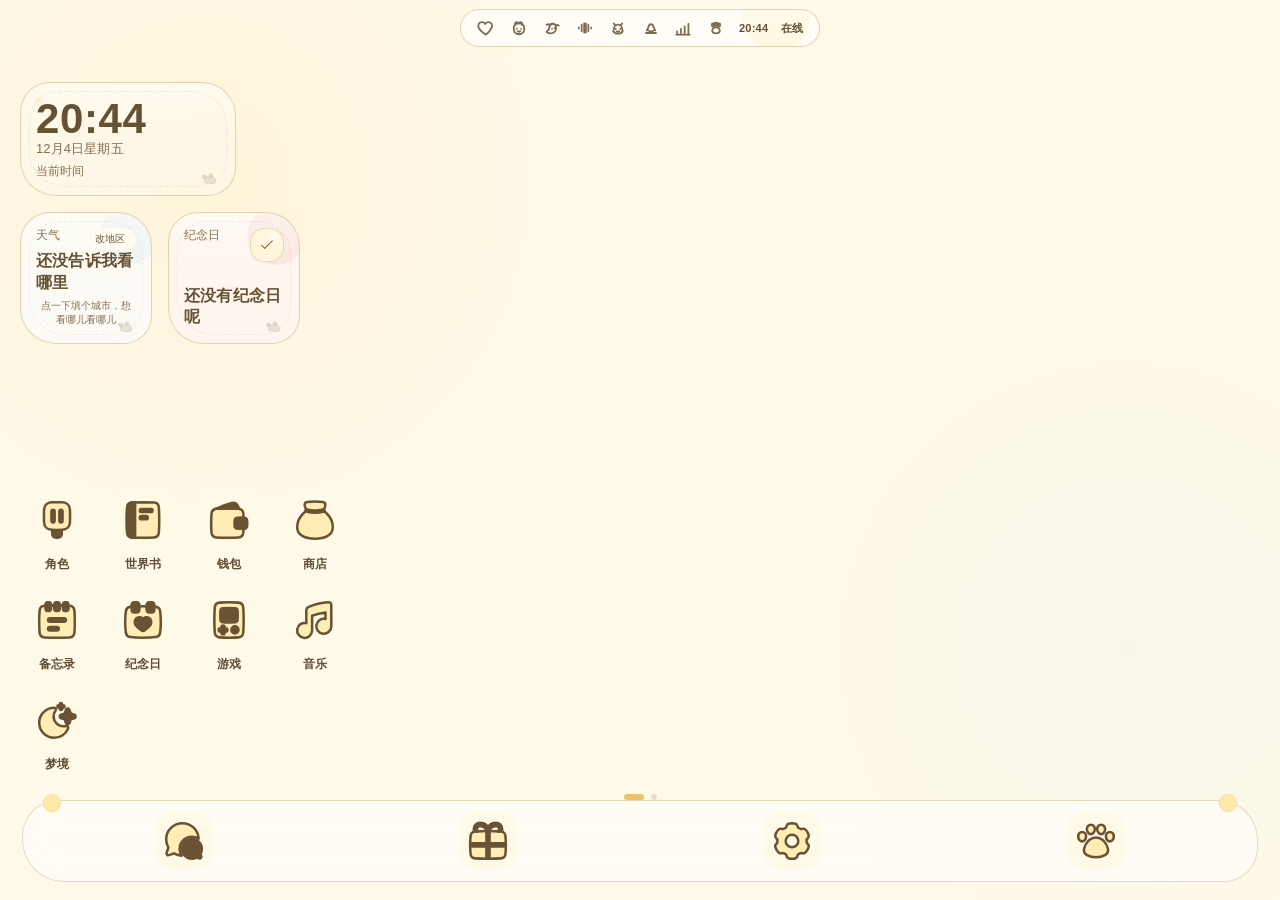
<file: index.html>
<!-- index.html -->
<!-- imports:
  from './core/storage.js': initDB, getData, setData, removeData, getDB, setDB, deleteDB, getAllDB, generateId, getNow
  from './core/theme.js': loadTheme
  from './core/ui.js': createIcon, showToast, showBottomSheet, hideBottomSheet
  from './apps/chat/thread-ai-local.js': seedDefaultCharacter
-->
<!doctype html>
<html lang="zh-CN">
<head>
  <meta charset="UTF-8">
  <meta name="viewport" content="width=device-width, initial-scale=1, maximum-scale=1, user-scalable=no, viewport-fit=cover">
  <meta name="apple-mobile-web-app-capable" content="yes">
  <meta name="mobile-web-app-capable" content="yes">
  <meta name="apple-mobile-web-app-status-bar-style" content="default">
  <meta name="theme-color" content="">
  <meta name="format-detection" content="telephone=no">
  <title>小手机</title>
  <link rel="stylesheet" href="./style.css">
  <link rel="manifest" href="./manifest.json">
  <link rel="apple-touch-icon" href="./assets/app-touch-icon.svg">

  <style>
    :root {
      --desktop-icon-scale: 1;
      --desktop-widget-scale: 1;
      --desktop-dock-scale: 1;
      --desktop-wallpaper-soft: 0;
      --desktop-card-blur: 20px;
      --desktop-soft-shadow: var(--shadow-sm);
      --desktop-icon-art-size: 60px;
      --desktop-icon-svg-size: 38px;
    }

    html,
    body {
      position: fixed;
      inset: 0;
      width: 100%;
      height: 100%;
      overflow: hidden;
      overscroll-behavior: none;
    }

    *,
    *::before,
    *::after {
      box-sizing: border-box;
      -webkit-tap-highlight-color: transparent;
    }

    button,
    input,
    textarea,
    select {
      -webkit-appearance: none;
      appearance: none;
      outline: 0;
      font-family: inherit;
      color: inherit;
      border-color: transparent;
    }

    button,
    button:hover,
    button:focus,
    button:focus-visible,
    button:active,
    input,
    input:hover,
    input:focus,
    input:focus-visible,
    textarea,
    textarea:hover,
    textarea:focus,
    textarea:focus-visible,
    select,
    select:hover,
    select:focus,
    select:focus-visible {
      border-color: transparent !important;
    }

    input,
    textarea,
    select {
      font-size: 16px;
      line-height: 1.6;
      background: transparent;
      transform: translateZ(0);
    }

    input:focus,
    textarea:focus,
    select:focus {
      font-size: 16px;
    }

    @supports (-webkit-touch-callout: none) {
      input,
      textarea,
      select {
        font-size: 16px !important;
      }
    }

    button {
      padding: 0;
      background: transparent;
      color: inherit;
      cursor: pointer;
    }

    .phone-desktop {
      position: fixed;
      inset: 0;
      overflow: hidden;
      background: var(--bg-primary);
      color: var(--text-primary);
      font-family: var(--font-main);
    }

    .phone-desktop:not(.boot-ready) {
      visibility: hidden;
      pointer-events: none;
    }

    .has-image {
      background-size: cover;
      background-position: center;
      background-repeat: no-repeat;
    }

    .desktop-soft-layer {
      position: fixed;
      inset: 0;
      z-index: 0;
      pointer-events: none;
      background: var(--bg-primary);
      opacity: var(--desktop-wallpaper-soft);
      transition: all 200ms ease;
    }

    .desktop-journal-layer {
      position: fixed;
      inset: 0;
      z-index: 0;
      pointer-events: none;
      background: var(--bg-primary);
      opacity: 1;
    }

    .status-bar {
      position: fixed;
      top: 0;
      left: 0;
      right: 0;
      z-index: 8;
      height: calc(54px + env(safe-area-inset-top));
      display: flex;
      align-items: flex-end;
      justify-content: center;
      padding: env(safe-area-inset-top) 20px 7px;
      pointer-events: none;
    }

    .status-cute-pill {
      width: min(86vw, 360px);
      height: 38px;
      display: flex;
      align-items: center;
      justify-content: space-around;
      gap: 6px;
      padding: 6px 12px;
      border-radius: 999px;
      background: color-mix(in srgb, var(--bg-card) 88%, transparent);
      color: var(--text-primary);
      box-shadow: var(--shadow-sm);
      backdrop-filter: blur(18px);
      -webkit-backdrop-filter: blur(18px);
    }

    .status-cute-pill svg {
      width: 20px;
      height: 20px;
      flex: 0 0 auto;
      stroke: currentColor;
      stroke-width: 1.5;
      fill: none;
      stroke-linecap: round;
      stroke-linejoin: round;
      opacity: .86;
    }

    .status-cute-pill .status-paw {
      color: var(--accent-dark);
    }

    .status-time,
    .status-online {
      flex: 0 0 auto;
      color: var(--text-secondary);
      font-size: 11px;
      font-weight: 700;
      line-height: 1;
      letter-spacing: .02em;
      white-space: nowrap;
    }

    .status-online.is-offline {
      color: var(--accent-dark);
    }

    .dock,
    .page-dots,
    .desktop-icon,
    .desktop-icon-art,
    .widget-mark,
    .lock-dots,
    .lock-key,
    .app-back,
    .placeholder-icon {
      display: flex;
      align-items: center;
      justify-content: center;
    }

    .desktop-pages {
      position: fixed;
      inset: calc(58px + env(safe-area-inset-top)) 0 calc(108px + env(safe-area-inset-bottom));
      z-index: 1;
      display: flex;
      overflow-x: auto;
      overflow-y: hidden;
      scroll-snap-type: x mandatory;
      scroll-behavior: smooth;
      -webkit-overflow-scrolling: touch;
      touch-action: pan-x;
      scrollbar-width: none;
      -ms-overflow-style: none;
    }

    .desktop-pages::-webkit-scrollbar {
      display: none;
    }

    .desktop-pages.dragging {
      scroll-snap-type: none;
      scroll-behavior: auto;
      touch-action: none;
    }

    .desktop-page {
      position: relative;
      flex: 0 0 100%;
      width: 100%;
      height: 100%;
      overflow: hidden;
      scroll-snap-align: start;
    }

    .desktop-widget-area,
    .desktop-free-layer {
      position: absolute;
      inset: 0;
      overflow: hidden;
    }

    .desktop-widget-area {
      z-index: 0;
      height: calc(424px * var(--desktop-widget-scale));
      pointer-events: none;
      border-radius: 0 0 34px 34px;
      background-color: color-mix(in srgb, var(--bg-card) 24%, transparent);
      box-shadow: inset 0 -1px 0 color-mix(in srgb, var(--border-soft) 48%, transparent);
      background-size: cover;
      background-position: center;
      background-repeat: no-repeat;
    }

    .desktop-free-layer {
      z-index: 1;
    }

    .desktop-item {
      position: absolute;
      z-index: 2;
      touch-action: none;
      transition: transform 200ms ease, opacity 200ms ease;
    }

    .desktop-item.dragging,
    .dock .desktop-icon.dock-dragging {
      z-index: 20;
      opacity: .94;
      transform: scale(1.035);
      transition: none;
    }

    /* 落位 settling 态：松手瞬间 .dragging → .settling，保持 transition:none 并锁定
       拖拽态 transform(scale 1.035)，隔离 :active 伪类与 transition 的叠加。
       浏览器在 pointerup 后通常还会保留一帧 :active，若此时直接移除 .dragging，
       :active 的 scale(.96) 会叠加恢复的 transition:all 触发 1.035→0.96→1.0 双段缩闪。
       settling 持续约两帧 + 短延迟，待 :active 释放后再移除，此时 transform 从
       1.035 单次平滑回到 none（轻点按压反馈不受影响，轻点不进入 dragging/settling）。 */
    .desktop-item.settling {
      z-index: 20;
      opacity: .94;
      transform: scale(1.035);
      transition: none;
    }

    .desktop-icon {
      width: calc(74px * var(--desktop-icon-scale));
      flex-direction: column;
      gap: calc(7px * var(--desktop-icon-scale));
      padding: 0;
      margin: 0;
      background: transparent;
      box-shadow: none;
      outline: 0;
      color: var(--text-primary);
      touch-action: none;
      /* 同 .desktop-widget：位移不进过渡，否则落位会从旧位置飘过去 */
      transition: transform 200ms ease, opacity 200ms ease,
                  background-color 200ms ease, color 200ms ease;
    }

    .desktop-icon:focus,
    .desktop-icon:focus-visible,
    .desktop-icon:active {
      background: transparent;
      box-shadow: none;
      outline: 0;
    }

    .desktop-widget:active,
    .app-back:active,
    .lock-key:active {
      transform: scale(.96);
    }

    .desktop-icon.editing,
    .desktop-widget.editing {
      animation: icon-wiggle 180ms ease-in-out infinite;
    }

    .phone-desktop.silent-edit .desktop-icon.editing,
    .phone-desktop.silent-edit .desktop-widget.editing {
      animation: none;
    }

    .desktop-icon-art {
      width: calc(58px * var(--desktop-icon-scale));
      height: calc(58px * var(--desktop-icon-scale));
      overflow: hidden;
      padding: 0;
      margin: 0;
      border-radius: calc(19px * var(--desktop-icon-scale));
      background: color-mix(in srgb, var(--surface-paper) 88%, var(--accent-light));
      color: var(--accent-dark);
      box-shadow: var(--desktop-soft-shadow);
    }

    .desktop-icon-art.has-custom-image {
      padding: 0;
      margin: 0;
      background: transparent;
      box-shadow: none;
      backdrop-filter: none;
      -webkit-backdrop-filter: none;
    }

    .desktop-icon-art:not(.has-custom-image):has(.cozy-app-icon) {
      background: transparent;
      box-shadow: none;
      backdrop-filter: none;
      -webkit-backdrop-filter: none;
    }

    .cozy-app-icon {
      width: calc(var(--desktop-icon-svg-size) * var(--desktop-icon-scale));
      height: calc(var(--desktop-icon-svg-size) * var(--desktop-icon-scale));
      --icon-line: var(--icon-line-stable);
      --icon-base: var(--icon-body-stable);
      --icon-paper: var(--icon-layer-stable);
      --icon-highlight: var(--icon-highlight-stable);
      --icon-charm: var(--icon-charm-theme);
      overflow: visible;
    }

    .cozy-app-icon g {
      fill: none;
      stroke: var(--icon-line);
      stroke-width: 3.2;
      vector-effect: non-scaling-stroke;
      stroke-linecap: round;
      stroke-linejoin: round;
    }

    .cozy-app-icon .base, .cozy-app-icon .fur { fill: var(--icon-base); }
    .cozy-app-icon .paper, .cozy-app-icon .soft { fill: var(--icon-paper); }
    .cozy-app-icon .highlight { fill: var(--icon-highlight); }
    .cozy-app-icon .charm, .cozy-app-icon .accent, .cozy-app-icon .sparkle { fill: var(--icon-charm); }
    .cozy-app-icon .line-only { fill: none; }
    .cozy-app-icon .face { fill: var(--icon-line); stroke: none; }
    .cozy-app-icon .blush { stroke: var(--icon-charm); }
    .cozy-app-icon .icon-decoration {
      stroke: var(--icon-detail);
      stroke-width: 2.8;
    }
    .cozy-app-icon .icon-decoration .sparkle { fill: var(--icon-charm); }

    .placeholder-icon .cozy-app-icon {
      width: 54px;
      height: 54px;
    }

    .desktop-icon-art svg:not(.cozy-app-icon) {
      width: calc(27px * var(--desktop-icon-scale));
      height: calc(27px * var(--desktop-icon-scale));
      flex: 0 0 auto;
    }

    .desktop-icon-image,
    .placeholder-icon img,
    .lock-avatar img {
      display: block;
      width: 100%;
      height: 100%;
      object-fit: cover;
      border-radius: inherit;
      margin: 0;
      padding: 0;
      background: transparent;
      box-shadow: none;
      outline: 0;
    }

    .desktop-icon-name {
      width: calc(84px * var(--desktop-icon-scale));
      color: var(--text-primary);
      font-size: calc(12px * var(--desktop-icon-scale));
      line-height: 1.25;
      text-align: center;
      overflow: hidden;
      text-overflow: ellipsis;
      white-space: nowrap;
      text-shadow: none;
    }

    .desktop-delete-dot {
      position: absolute;
      top: -5px;
      right: 4px;
      width: 18px;
      height: 18px;
      display: none;
      align-items: center;
      justify-content: center;
      border-radius: 999px;
      background: var(--accent);
      color: var(--bubble-user-text);
      box-shadow: var(--shadow-sm);
    }

    .desktop-icon.editing .desktop-delete-dot {
      display: flex;
    }

    .badge {
      position: absolute;
      top: -6px;
      right: -6px;
      min-width: 22px;
      height: 22px;
      padding: 0 7px;
      display: flex;
      align-items: center;
      justify-content: center;
      border-radius: 999px;
      background: linear-gradient(135deg, var(--color-primary, var(--accent-dark)), var(--color-accent, var(--accent)));
      color: var(--bg-surface, var(--bg-card));
      border: 2px solid var(--bg-surface, var(--bg-card));
      font-size: 11px;
      font-weight: 600;
      line-height: 1;
      box-shadow: 0 2px 8px color-mix(in srgb, var(--accent) 45%, transparent);
      transition: transform 280ms var(--ease-soft, cubic-bezier(0.34, 1.56, 0.64, 1));
    }

    .badge.hidden {
      display: none;
    }

    @keyframes badge-jelly {
      0%, 100% { transform: scale(1, 1); }
      25% { transform: scale(1.15, 0.85); }
      50% { transform: scale(0.9, 1.1); }
      75% { transform: scale(1.05, 0.95); }
    }

    .badge.badge-pop {
      animation: badge-jelly 600ms cubic-bezier(0.34, 1.56, 0.64, 1);
      animation-iteration-count: 1;
      animation-fill-mode: forwards;
    }

    .desktop-widget {
      display: flex;
      flex-direction: column;
      justify-content: space-between;
      padding: calc(15px * var(--desktop-widget-scale));
      overflow: hidden;
      border-radius: calc(28px * var(--desktop-widget-scale)) calc(28px * var(--desktop-widget-scale)) calc(18px * var(--desktop-widget-scale)) calc(28px * var(--desktop-widget-scale));
      border: 1px solid color-mix(in srgb, var(--border-soft) 62%, transparent);
      background-color: color-mix(in srgb, var(--bg-card) 96%, var(--surface-paper));
      background-size: cover;
      background-position: center;
      background-repeat: no-repeat;
      color: var(--text-primary);
      box-shadow: var(--desktop-soft-shadow);
      /* 不用 backdrop-filter：拖拽时 position 在 fixed/absolute 间切换，
         毛玻璃的合成层缓存跟不上，松手会留残影（WebKit 已知问题）。
         改纯色底，顺带省掉毛玻璃的 GPU 开销。 */
      touch-action: none;
      /* 不能用 transition: all —— 它会把 left/top 一起纳入过渡。
         拖拽落位时坐标要从 fixed 视口值瞬切到 absolute 局部值，
         若走 200ms 补间，元素会从旧位置"飘"到新位置，就是松手后的残影。
         这里只过渡视觉属性，位移不参与过渡。 */
      transition: transform 200ms ease, opacity 200ms ease,
                  background-color 200ms ease, border-color 200ms ease;
    }

    .desktop-widget.has-image {
      background-color: color-mix(in srgb, var(--bg-card) 18%, transparent);
    }

    .desktop-widget.has-image::before {
      content: "";
      position: absolute;
      inset: 0;
      z-index: 0;
      pointer-events: none;
      border-radius: inherit;
      background: color-mix(in srgb, var(--bg-card) 18%, transparent);
    }

    .desktop-widget.square,
    .desktop-widget.circle {
      width: calc(132px * var(--desktop-widget-scale));
      height: calc(132px * var(--desktop-widget-scale));
    }

    .desktop-widget.rectangle {
      width: calc(216px * var(--desktop-widget-scale));
      height: calc(114px * var(--desktop-widget-scale));
    }

    .desktop-widget.wide {
      width: min(calc(306px * var(--desktop-widget-scale)), calc(100vw - 40px));
      height: calc(106px * var(--desktop-widget-scale));
    }

    .desktop-widget.circle {
      border-radius: 999px;
      align-items: center;
      justify-content: center;
      text-align: center;
    }

    .desktop-widget > * {
      position: relative;
      z-index: 1;
    }

    .widget-label,
    .time-widget-sub,
    .focus-text {
      color: var(--text-secondary);
      font-size: calc(var(--font-size-small) * var(--desktop-widget-scale));
      line-height: 1.45;
    }

    .widget-label {
      font-size: calc(12px * var(--desktop-widget-scale));
      line-height: 1.3;
      font-weight: 500;
    }

    .widget-value {
      color: var(--text-primary);
      font-size: calc(16px * var(--desktop-widget-scale));
      font-weight: 600;
      line-height: 1.35;
      overflow: hidden;
      display: -webkit-box;
      -webkit-line-clamp: 2;
      -webkit-box-orient: vertical;
      text-shadow: 0 1px 12px color-mix(in srgb, var(--bg-primary) 72%, transparent);
    }

    .weather-content {
      min-width: 0;
    }

    .weather-meta,
    .weather-notice {
      margin-top: calc(4px * var(--desktop-widget-scale));
      color: var(--text-secondary);
      font-size: calc(10px * var(--desktop-widget-scale));
      line-height: 1.35;
      overflow: hidden;
      display: -webkit-box;
      -webkit-box-orient: vertical;
      -webkit-line-clamp: 2;
    }

    .weather-notice {
      color: var(--text-hint);
      -webkit-line-clamp: 1;
    }

    .time-widget-main {
      color: var(--text-primary);
      font-size: calc(42px * var(--desktop-widget-scale));
      font-weight: 600;
      line-height: 1;
      letter-spacing: -.05em;
      text-shadow: 0 1px 12px color-mix(in srgb, var(--bg-primary) 72%, transparent);
    }

    .focus-title {
      color: var(--text-primary);
      font-size: calc(var(--font-size-title) * var(--desktop-widget-scale));
      font-weight: 600;
      line-height: 1.35;
    }

    .focus-text {
      margin-top: calc(4px * var(--desktop-widget-scale));
      overflow: hidden;
      display: -webkit-box;
      -webkit-line-clamp: 2;
      -webkit-box-orient: vertical;
    }

    .widget-top {
      display: flex;
      align-items: flex-start;
      justify-content: space-between;
      gap: calc(10px * var(--desktop-widget-scale));
    }

    .widget-mark {
      width: calc(34px * var(--desktop-widget-scale));
      height: calc(34px * var(--desktop-widget-scale));
      flex: 0 0 calc(34px * var(--desktop-widget-scale));
      border-radius: calc(14px * var(--desktop-widget-scale));
      background: var(--accent-light);
      color: var(--accent-dark);
    }

    .custom-widget-content {
      position: relative;
      z-index: 1;
      width: 100%;
      min-height: 100%;
      display: flex;
      align-items: center;
      justify-content: center;
      padding: calc(10px * var(--desktop-widget-scale));
      color: var(--text-primary);
      font-size: calc(14px * var(--desktop-widget-scale));
      font-weight: 600;
      line-height: 1.35;
      text-align: center;
      word-break: break-word;
      text-shadow: 0 1px 12px color-mix(in srgb, var(--bg-primary) 74%, transparent);
    }

    .page-dots {
      position: fixed;
      left: 0;
      right: 0;
      bottom: calc(100px + env(safe-area-inset-bottom));
      z-index: 4;
      gap: 7px;
      pointer-events: none;
    }

    .page-dot {
      width: 6px;
      height: 6px;
      border-radius: 999px;
      background: var(--text-hint);
      opacity: .62;
      transition: all 200ms ease;
    }

    .page-dot.active {
      width: 20px;
      background: var(--accent);
      opacity: .92;
    }

    .dock {
      position: fixed;
      left: 22px;
      right: 22px;
      bottom: calc(18px + env(safe-area-inset-bottom));
      z-index: 8;
      min-height: 76px;
      justify-content: space-around;
      gap: 8px;
      padding: 9px 13px;
      border-radius: 30px;
      background: color-mix(in srgb, var(--bg-card) 76%, transparent);
      box-shadow: var(--shadow-md);
      backdrop-filter: blur(24px);
      -webkit-backdrop-filter: blur(24px);
      transform: scale(var(--desktop-dock-scale));
      transform-origin: center bottom;
    }

    .dock .desktop-icon {
      position: relative;
      left: auto !important;
      top: auto !important;
      width: 64px;
      animation: none;
      touch-action: none;
    }

    .dock .desktop-icon-art {
      width: 58px;
      height: 58px;
      padding: 0;
      margin: 0;
      border-radius: 20px;
      background: color-mix(in srgb, var(--bg-card) 92%, transparent);
    }

    .dock .desktop-icon-art.has-custom-image {
      padding: 0;
      margin: 0;
      background: transparent;
      box-shadow: none;
      backdrop-filter: none;
      -webkit-backdrop-filter: none;
    }

    .dock .desktop-icon-name,
    .dock .desktop-delete-dot {
      display: none !important;
    }

    .hidden-hint {
      position: absolute;
      left: 20px;
      right: 20px;
      bottom: 16px;
      padding: 12px 14px;
      border-radius: 20px;
      background: color-mix(in srgb, var(--bg-card) 84%, transparent);
      color: var(--text-secondary);
      box-shadow: var(--shadow-sm);
      font-size: var(--font-size-small);
      line-height: 1.5;
      text-align: center;
      pointer-events: none;
      backdrop-filter: blur(18px);
      -webkit-backdrop-filter: blur(18px);
    }

    #app-layer {
      position: fixed;
      top: var(--app-viewport-top, 0px);
      right: 0;
      bottom: auto;
      left: 0;
      height: var(--app-viewport-height, 100dvh);
      z-index: 30;
      pointer-events: none;
      transform: translateZ(0);
    }

    #app-layer.has-app {
      pointer-events: auto;
    }

    .placeholder-app {
      position: fixed;
      inset: 0;
      z-index: 30;
      display: flex;
      flex-direction: column;
      overflow: hidden;
      background: var(--bg-primary);
      color: var(--text-primary);
    }

    .app-topbar {
      min-height: calc(58px + env(safe-area-inset-top));
      display: flex;
      align-items: flex-end;
      justify-content: space-between;
      gap: 12px;
      padding: env(safe-area-inset-top) 20px 12px;
      background: color-mix(in srgb, var(--bg-primary) 88%, transparent);
      backdrop-filter: blur(18px);
      -webkit-backdrop-filter: blur(18px);
    }

    .app-back {
      width: 38px;
      height: 38px;
      border-radius: 16px;
      background: var(--bg-card);
      color: var(--text-primary);
      box-shadow: var(--shadow-sm);
      transition: all 200ms ease;
    }

    .app-title {
      flex: 1;
      color: var(--text-primary);
      font-size: 17px;
      font-weight: 600;
      line-height: 1.3;
      text-align: center;
    }

    .app-topbar-spacer {
      width: 38px;
      height: 38px;
      flex: 0 0 38px;
    }

    .placeholder-body {
      flex: 1;
      display: flex;
      align-items: center;
      justify-content: center;
      padding: 24px 24px calc(42px + env(safe-area-inset-bottom));
    }

    .placeholder-card {
      width: min(100%, 420px);
      padding: 26px;
      border-radius: 28px;
      background: var(--bg-card);
      box-shadow: var(--shadow-md);
    }

    .placeholder-icon {
      width: 58px;
      height: 58px;
      overflow: hidden;
      margin-bottom: 18px;
      padding: 0;
      border-radius: 22px;
      background: var(--accent-light);
      color: var(--accent-dark);
    }

    .placeholder-title {
      margin: 0;
      color: var(--text-primary);
      font-size: 22px;
      font-weight: 600;
      line-height: 1.3;
    }

    .placeholder-text {
      margin: 10px 0 0;
      color: var(--text-secondary);
      font-size: var(--font-size-base);
      line-height: 1.7;
    }

    .placeholder-actions {
      display: flex;
      gap: 10px;
      flex-wrap: wrap;
      margin-top: 18px;
    }

    .placeholder-actions .btn-ghost,
    .placeholder-actions .btn-primary {
      min-height: 38px;
      padding: 0 16px;
      border-radius: var(--radius-full);
      font: inherit;
      font-weight: 600;
    }

    .lock-screen {
      position: fixed;
      inset: 0;
      z-index: 900;
      display: flex;
      flex-direction: column;
      justify-content: space-between;
      overflow: hidden;
      padding: calc(68px + env(safe-area-inset-top)) 24px calc(36px + env(safe-area-inset-bottom));
      background: var(--bg-primary);
      color: var(--text-primary);
      transition: all 200ms ease;
    }

    .lock-screen.hidden {
      opacity: 0;
      pointer-events: none;
      visibility: hidden;
      transform: scale(1.02);
    }

    .lock-soft-layer {
      position: absolute;
      inset: 0;
      z-index: 0;
      pointer-events: none;
      background: var(--bg-primary);
      opacity: .22;
    }

    .lock-top,
    .lock-pad {
      position: relative;
      z-index: 1;
    }

    .lock-top {
      text-align: center;
    }

    .lock-avatar {
      width: 84px;
      height: 84px;
      margin: 0 auto 20px;
      overflow: hidden;
      padding: 0;
      border-radius: 28px;
      box-shadow: var(--shadow-md);
      background: var(--bg-card);
    }

    .lock-title {
      margin: 0;
      color: var(--text-primary);
      font-size: 24px;
      font-weight: 600;
      line-height: 1.3;
      letter-spacing: -.02em;
      text-shadow: 0 1px 12px color-mix(in srgb, var(--bg-primary) 72%, transparent);
    }

    .lock-subtitle {
      margin-top: 8px;
      color: var(--text-secondary);
      font-size: var(--font-size-base);
      line-height: 1.6;
    }

    .lock-dots {
      gap: 12px;
      margin-top: 26px;
    }

    .lock-dot {
      width: 10px;
      height: 10px;
      border-radius: 999px;
      background: color-mix(in srgb, var(--text-hint) 48%, transparent);
      transition: all 200ms ease;
    }

    .lock-dot.filled {
      background: var(--accent);
      transform: scale(1.08);
    }

    .lock-error {
      min-height: 22px;
      margin-top: 18px;
      color: var(--accent-dark);
      font-size: var(--font-size-small);
      line-height: 1.5;
      text-align: center;
    }

    .lock-pad {
      width: min(100%, 320px);
      margin: 0 auto;
      display: grid;
      grid-template-columns: repeat(3, 1fr);
      gap: 14px;
    }

    .lock-key {
      height: 64px;
      border-radius: 24px;
      background: color-mix(in srgb, var(--bg-card) 86%, transparent);
      color: var(--text-primary);
      box-shadow: var(--shadow-sm);
      font-size: 22px;
      font-weight: 500;
      transition: all 200ms ease;
      backdrop-filter: blur(18px);
      -webkit-backdrop-filter: blur(18px);
    }

    .lock-key.secondary {
      color: var(--text-secondary);
      font-size: 14px;
    }

    .desktop-loading {
      position: fixed;
      inset: 0;
      z-index: 500;
      display: flex;
      align-items: center;
      justify-content: center;
      background: var(--bg-primary);
      color: var(--text-secondary);
      transition: all 200ms ease;
    }

    .desktop-loading.hide {
      opacity: 0;
      pointer-events: none;
    }

    .loading-card {
      min-width: 166px;
      padding: 22px;
      border-radius: 28px;
      background: var(--bg-card);
      box-shadow: var(--shadow-md);
      text-align: center;
    }

    .loading-mark {
      width: 38px;
      height: 38px;
      margin: 0 auto 12px;
      border-radius: 15px;
      background: var(--accent-light);
      animation: soft-pulse 1400ms ease-in-out infinite;
    }

    .loading-text {
      color: var(--text-secondary);
      font-size: var(--font-size-small);
    }

    .loading-retry {
      margin-top: 14px;
      border: 0;
      border-radius: 999px;
      padding: 10px 18px;
      background: var(--accent);
      color: var(--bubble-user-text);
      font: inherit;
      font-weight: 700;
    }

    @keyframes icon-wiggle {
      0% { transform: rotate(-1deg); }
      50% { transform: rotate(1deg); }
      100% { transform: rotate(-1deg); }
    }

    @keyframes soft-pulse {
      0% { transform: scale(.92); opacity: .55; }
      50% { transform: scale(1); opacity: 1; }
      100% { transform: scale(.92); opacity: .55; }
    }

    /* ═══════════════════════════════════════
       【黑胶唱片小组件】桌面音乐播放器
    ═══════════════════════════════════════ */

    .vinyl-widget {
      width: min(calc(306px * var(--desktop-widget-scale)), calc(100vw - 40px));
      height: calc(114px * var(--desktop-widget-scale));
      display: flex;
      align-items: center;
      gap: calc(12px * var(--desktop-widget-scale));
      padding: calc(12px * var(--desktop-widget-scale));
      overflow: hidden;
      border: 1px solid color-mix(in srgb, var(--border-soft) 58%, transparent);
      background: linear-gradient(135deg, color-mix(in srgb, var(--bg-card) 76%, transparent), color-mix(in srgb, var(--accent) 15%, transparent));
      box-shadow: 0 calc(12px * var(--desktop-widget-scale)) calc(30px * var(--desktop-widget-scale)) color-mix(in srgb, var(--text-primary) 12%, transparent);
    }

    .vinyl-record-wrap {
      position: relative;
      flex-shrink: 0;
      width: calc(80px * var(--desktop-widget-scale));
      height: calc(80px * var(--desktop-widget-scale));
      border-radius: calc(24px * var(--desktop-widget-scale));
      background: color-mix(in srgb, var(--accent) 12%, var(--bg-card));
      padding: calc(6px * var(--desktop-widget-scale));
    }

    .vinyl-record {
      width: 100%;
      height: 100%;
      border-radius: 50%;
      background: repeating-radial-gradient(circle, color-mix(in srgb, var(--text-primary) 62%, var(--bg-card)) 0 2px, color-mix(in srgb, var(--text-primary) 52%, var(--bg-card)) 3px 5px);
      display: flex;
      align-items: center;
      justify-content: center;
      animation: vinyl-spin 4s linear infinite;
      animation-play-state: paused;
      box-shadow: 0 calc(5px * var(--desktop-widget-scale)) calc(14px * var(--desktop-widget-scale)) color-mix(in srgb, var(--text-primary) 18%, transparent);
    }

    .vinyl-record.spinning {
      animation-play-state: running;
    }

    .vinyl-groove {
      position: absolute;
      border-radius: 50%;
      border: 1px solid color-mix(in srgb, var(--text-primary) 15%, transparent);
      pointer-events: none;
    }

    .vinyl-groove-1 {
      width: 88%;
      height: 88%;
      top: 6%;
      left: 6%;
    }

    .vinyl-groove-2 {
      width: 72%;
      height: 72%;
      top: 14%;
      left: 14%;
    }

    .vinyl-groove-3 {
      width: 56%;
      height: 56%;
      top: 22%;
      left: 22%;
    }

    .vinyl-cover {
      width: calc(32px * var(--desktop-widget-scale));
      height: calc(32px * var(--desktop-widget-scale));
      border-radius: 50%;
      overflow: hidden;
      z-index: 2;
      background: color-mix(in srgb, var(--accent) 30%, var(--bg-card));
      box-shadow: 0 0 0 calc(4px * var(--desktop-widget-scale)) color-mix(in srgb, var(--bg-card) 74%, transparent);
    }

    .vinyl-cover img {
      width: 100%;
      height: 100%;
      object-fit: cover;
      display: block;
    }

    .vinyl-cover-placeholder {
      width: 100%;
      height: 100%;
      display: flex;
      align-items: center;
      justify-content: center;
      color: var(--accent);
      background: radial-gradient(circle at 70% 22%, color-mix(in srgb, var(--accent) 28%, transparent), transparent 26%), linear-gradient(145deg, color-mix(in srgb, var(--accent) 16%, var(--bg-card)), var(--bg-card));
    }

    .vinyl-cover-placeholder svg {
      width: calc(14px * var(--desktop-widget-scale));
      height: calc(14px * var(--desktop-widget-scale));
    }

    .vinyl-info {
      flex: 1;
      min-width: 0;
      display: flex;
      flex-direction: column;
      gap: calc(4px * var(--desktop-widget-scale));
    }

    .vinyl-title {
      font-size: calc(14px * var(--desktop-widget-scale));
      font-weight: 600;
      color: var(--text-primary);
      white-space: nowrap;
      overflow: hidden;
      text-overflow: ellipsis;
      text-shadow: 0 1px 12px color-mix(in srgb, var(--bg-primary) 72%, transparent);
    }

    .vinyl-artist {
      font-size: calc(12px * var(--desktop-widget-scale));
      color: var(--text-secondary);
      white-space: nowrap;
      overflow: hidden;
      text-overflow: ellipsis;
    }

    .vinyl-controls {
      display: flex;
      align-items: center;
      gap: calc(6px * var(--desktop-widget-scale));
      margin-top: calc(2px * var(--desktop-widget-scale));
    }

    .vinyl-ctrl-btn {
      width: calc(32px * var(--desktop-widget-scale));
      height: calc(32px * var(--desktop-widget-scale));
      border-radius: 50%;
      display: flex;
      align-items: center;
      justify-content: center;
      background: color-mix(in srgb, var(--bg-primary) 40%, transparent);
      color: var(--text-primary);
      border: 1px solid color-mix(in srgb, var(--border-soft) 55%, transparent);
      transition: all 200ms ease;
    }

    .vinyl-ctrl-btn:active {
      transform: scale(0.9);
    }

    .vinyl-ctrl-btn.main-play {
      width: calc(38px * var(--desktop-widget-scale));
      height: calc(38px * var(--desktop-widget-scale));
      background: var(--accent);
      color: var(--bubble-user-text);
    }

    .vinyl-ctrl-btn svg {
      width: calc(16px * var(--desktop-widget-scale));
      height: calc(16px * var(--desktop-widget-scale));
    }

    .vinyl-ctrl-btn.main-play svg {
      width: calc(18px * var(--desktop-widget-scale));
      height: calc(18px * var(--desktop-widget-scale));
    }

    .vinyl-empty-text {
      font-size: calc(12px * var(--desktop-widget-scale));
      color: var(--text-hint);
    }

    .vinyl-record.preparing { animation: vinyl-pulse 1.1s ease-in-out infinite; }

    @keyframes vinyl-spin {
      from { transform: rotate(0deg); }
      to { transform: rotate(360deg); }
    }
    @keyframes vinyl-pulse { 50% { transform: scale(.96); opacity: .72; } }
    @media (prefers-reduced-motion: reduce) { .vinyl-record { animation: none; } }
    /* 奶油手账桌面：与应用内的全局视觉语言保持一致。 */
    .status-cute-pill {
      border: 1px solid color-mix(in srgb, var(--border-soft) 68%, transparent);
      background: color-mix(in srgb, var(--bg-card) 94%, transparent);
      color: var(--icon-color);
      box-shadow: var(--shadow-sm);
      backdrop-filter: none;
      -webkit-backdrop-filter: none;
    }

    .desktop-soft-layer {
      background:
        radial-gradient(circle at 16% 20%, color-mix(in srgb, var(--accent-light) 58%, transparent), transparent 28%),
        radial-gradient(circle at 88% 72%, color-mix(in srgb, var(--decor-blue) 36%, transparent), transparent 26%),
        var(--bg-primary);
      opacity: .9;
    }

    .desktop-grid {
      column-gap: 22px;
      row-gap: 24px;
    }

    .desktop-icon-art {
      width: calc(var(--desktop-icon-art-size) * var(--desktop-icon-scale));
      height: calc(var(--desktop-icon-art-size) * var(--desktop-icon-scale));
      border: 0;
      border-radius: calc(18px * var(--desktop-icon-scale));
      background: var(--icon-tile-bg);
      color: var(--icon-color);
      box-shadow: none;
    }

    .desktop-icon-art:not(.has-custom-image):has(.cozy-app-icon) {
      background: var(--icon-tile-bg);
      box-shadow: none;
    }

    .desktop-icon-name {
      color: var(--text-primary);
      font-weight: 650;
      text-shadow: none;
    }

    .dock {
      border: 1px solid color-mix(in srgb, var(--border-soft) 72%, transparent);
      border-radius: var(--radius-xl);
      background: color-mix(in srgb, var(--bg-card) 94%, transparent);
      box-shadow: var(--shadow-card);
      backdrop-filter: none;
      -webkit-backdrop-filter: none;
    }

    .dock::before,
    .dock::after {
      content: '';
      position: absolute;
      top: -7px;
      width: 18px;
      height: 18px;
      border-radius: 50% 50% 44% 48%;
      background: var(--accent-light);
      border: 1px solid color-mix(in srgb, var(--border-soft) 68%, transparent);
      transform: rotate(45deg);
    }

    .dock::before { left: 20px; }
    .dock::after { right: 20px; }

    .dock .desktop-icon-art {
      border-radius: calc(18px * var(--desktop-icon-scale));
      box-shadow: none;
    }

    .app-topbar {
      background: color-mix(in srgb, var(--bg-primary) 94%, var(--bg-card));
      border-bottom: 1px solid color-mix(in srgb, var(--border-soft) 58%, transparent);
      backdrop-filter: none;
      -webkit-backdrop-filter: none;
    }

    .app-back,
    .lock-key {
      border: 0;
      border-radius: var(--radius-full);
      background: var(--accent-light);
      color: var(--icon-color);
      box-shadow: none;
    }

    .placeholder-card,
    .lock-panel {
      border: 1px solid color-mix(in srgb, var(--border-soft) 70%, transparent);
      border-radius: var(--radius-xl);
      background: var(--bg-card);
      box-shadow: var(--shadow-card);
    }


    /* 黄系小挂件桌面统一层 */
    .desktop-journal-layer {
      background:
        radial-gradient(circle at 9% 12%, color-mix(in srgb, var(--accent-light) 40%, transparent) 0 2px, transparent 3px),
        radial-gradient(circle at 88% 16%, color-mix(in srgb, var(--decor-blue) 30%, transparent) 0 2px, transparent 3px),
        linear-gradient(90deg, transparent 0 30px, color-mix(in srgb, var(--border-soft) 28%, transparent) 31px 32px, transparent 33px),
        linear-gradient(180deg, color-mix(in srgb, var(--bg-card) 42%, transparent), transparent 24%);
      opacity: .86;
    }

    .status-cute-pill,
    .desktop-widget,
    .dock {
      border: 1px solid color-mix(in srgb, var(--border-soft) 66%, transparent);
      background: color-mix(in srgb, var(--bg-card) 92%, var(--accent-light));
      box-shadow: var(--shadow-card);
    }

    .desktop-icon-art {
      border: 0;
      background: color-mix(in srgb, var(--surface-paper) 86%, var(--accent-light));
      box-shadow: var(--shadow-sm);
    }

    .desktop-icon-art:not(.has-custom-image):has(.cozy-app-icon) {
      background: transparent;
      border: 0;
      box-shadow: none;
    }

    .dock .desktop-icon-art:not(.has-custom-image):has(.cozy-app-icon) {
      background: transparent;
      border-color: transparent;
      box-shadow: none;
    }

    .cozy-app-icon {
      --icon-line: color-mix(in srgb, var(--text-primary) 52%, var(--accent-dark));
      --icon-fur: color-mix(in srgb, var(--surface-paper) 90%, var(--accent-light));
      --icon-accent: color-mix(in srgb, var(--accent) 72%, var(--bg-card));
      --icon-soft: color-mix(in srgb, var(--accent-light) 78%, var(--bg-card));
      --icon-blush: color-mix(in srgb, var(--decor-pink) 66%, var(--accent-light));
      filter: none;
    }

    .desktop-icon-art:not(.has-custom-image):has(.cozy-app-icon) .cozy-app-icon,
    .dock .desktop-icon-art:not(.has-custom-image):has(.cozy-app-icon) .cozy-app-icon {
      overflow: visible;
      filter: none;
    }

    .desktop-icon-art:not(.has-custom-image):has(.cozy-app-icon) .icon-badge-frame,
    .desktop-icon-art:not(.has-custom-image):has(.cozy-app-icon) .icon-decoration,
    .dock .desktop-icon-art:not(.has-custom-image):has(.cozy-app-icon) .icon-badge-frame,
    .dock .desktop-icon-art:not(.has-custom-image):has(.cozy-app-icon) .icon-decoration {
      display: block;
    }

    .desktop-icon-art:not(.has-custom-image):has(.cozy-app-icon) .badge-paper,
    .dock .desktop-icon-art:not(.has-custom-image):has(.cozy-app-icon) .badge-paper {
      fill: color-mix(in srgb, var(--bg-card) 90%, transparent);
      stroke: color-mix(in srgb, var(--text-primary) 22%, var(--border-soft));
      stroke-width: 2.2;
    }

    .desktop-icon-art:not(.has-custom-image):has(.cozy-app-icon) .badge-soft-half,
    .dock .desktop-icon-art:not(.has-custom-image):has(.cozy-app-icon) .badge-soft-half {
      fill: var(--icon-left, color-mix(in srgb, var(--decor-blue) 48%, var(--bg-card)));
    }

    .desktop-icon-art:not(.has-custom-image):has(.cozy-app-icon) .icon-character,
    .dock .desktop-icon-art:not(.has-custom-image):has(.cozy-app-icon) .icon-character {
      stroke-width: 5.2;
    }

    .desktop-icon-name {
      color: var(--text-primary);
      text-shadow: none;
      font-weight: 600;
    }

    .page-dot {
      background: color-mix(in srgb, var(--accent-dark) 32%, var(--bg-card));
    }

    .page-dot.active {
      background: var(--accent-strong);
    }
</style>
</head>

<body>
  <main id="desktop" class="phone-desktop" data-image-key="app_wallpaper">
    <div class="desktop-soft-layer"></div>
    <div class="desktop-journal-layer" aria-hidden="true"></div>

    <div class="status-bar" aria-label="小手机状态">
      <div class="status-cute-pill">
        <svg viewBox="0 0 24 24"><path d="M12 20s-7-4.2-8.8-8.4C1.8 8.3 3.7 5 7 5c1.9 0 3.2 1 4 2.2C11.8 6 13.1 5 15 5c3.3 0 5.2 3.3 3.8 6.6C17 15.8 12 20 12 20Z"/></svg>
        <svg viewBox="0 0 24 24"><path d="M7.5 8.2C6.8 6.3 7.8 4.8 9.4 5.1c.8.1 1.5.7 2.1 1.5.6-.8 1.3-1.4 2.1-1.5 1.6-.3 2.6 1.2 1.9 3.1"/><path d="M5.8 11.4c0-3 2.8-5.1 6.2-5.1s6.2 2.1 6.2 5.1v2.5c0 3.2-2.6 5.6-6.2 5.6s-6.2-2.4-6.2-5.6v-2.5Z"/><path d="M9.4 13h.1M14.5 13h.1M10.4 16c.9.6 2.3.6 3.2 0"/></svg>
        <svg viewBox="0 0 24 24"><path d="M6.5 15.5c1.5-1 2.3-2.6 2.4-4.5.1-2.2 1.5-4.1 3.8-4.1 2.5 0 4.2 2.2 4.2 5.2 0 3.9-2.8 6.4-6.6 6.4-1.9 0-3.4-.6-4.5-1.6-.6-.6-.2-1.1.7-1.4Z"/><path d="M9 8.2c-1.1-.8-2.5-.8-3.4.1M16.8 9c1.1-.8 2.5-.8 3.4.1M12 13h.1M15.1 12.3h.1"/></svg>
        <svg viewBox="0 0 24 24"><path d="M8 8v8M16 8v8M11 6.5v11M13 6.5v11"/><path d="M4.5 11.5v1M19.5 11.5v1"/></svg>
        <svg viewBox="0 0 24 24"><path d="M7 14c0-3.5 2.1-6 5-6s5 2.5 5 6"/><path d="M6.2 15.4c.8 2.1 2.9 3.4 5.8 3.4s5-1.3 5.8-3.4"/><path d="M8.5 8.5 7 6.5M15.5 8.5 17 6.5M9.2 13.2h.1M14.7 13.2h.1M10.3 16c.9.5 2.5.5 3.4 0"/></svg>
        <svg viewBox="0 0 24 24"><path d="M6 18h12"/><path d="M7 15c.9-1.4 1.6-2.7 2.1-4.7.4-1.5 1.4-2.8 2.9-2.8s2.5 1.3 2.9 2.8c.5 2 1.2 3.3 2.1 4.7"/><path d="M9.2 15.2c1.6.9 4 .9 5.6 0"/></svg>
        <svg viewBox="0 0 24 24"><path d="M5 16v2M9.5 13v5M14 10v8M18.5 7v11"/><path d="M4 20h16"/></svg>
        <svg class="status-paw" viewBox="0 0 24 24"><path d="M8.2 10.2c.7 0 1.2-.8 1.2-1.8S8.9 6.6 8.2 6.6 7 7.4 7 8.4s.5 1.8 1.2 1.8ZM15.8 10.2c.7 0 1.2-.8 1.2-1.8s-.5-1.8-1.2-1.8-1.2.8-1.2 1.8.5 1.8 1.2 1.8ZM11 9.2c.7 0 1.2-.8 1.2-1.8S11.7 5.6 11 5.6s-1.2.8-1.2 1.8.5 1.8 1.2 1.8ZM13 9.2c.7 0 1.2-.8 1.2-1.8S13.7 5.6 13 5.6s-1.2.8-1.2 1.8.5 1.8 1.2 1.8Z"/><path d="M7.5 15.3c0-2.4 2.1-4.2 4.5-4.2s4.5 1.8 4.5 4.2c0 1.9-1.5 3.1-4.5 3.1s-4.5-1.2-4.5-3.1Z"/></svg>
        <span id="status-time" class="status-time">--:--</span>
        <span id="status-online" class="status-online">在线</span>
      </div>
    </div>

    <section id="desktop-pages" class="desktop-pages" aria-label="桌面页面">
      <div class="desktop-page" data-page="0">
        <div class="desktop-widget-area" data-widget-area="0" data-image-key="app_widget_area_bg"></div>
        <div class="desktop-free-layer" data-layer="0"></div>
      </div>
      <div class="desktop-page" data-page="1">
        <div class="desktop-widget-area" data-widget-area="1" data-image-key="app_widget_area_bg"></div>
        <div class="desktop-free-layer" data-layer="1"></div>
      </div>
    </section>

    <div class="page-dots" aria-hidden="true">
      <span class="page-dot active" data-dot="0"></span>
      <span class="page-dot" data-dot="1"></span>
    </div>

    <nav id="dock" class="dock" aria-label="固定栏"></nav>
  </main>

  <section id="app-layer" aria-live="polite"></section>

  <section id="lock-screen" class="lock-screen hidden" aria-label="密码锁屏" data-image-key="app_lock_background">
    <div class="lock-soft-layer"></div>

    <div class="lock-top">
      <div class="lock-avatar" data-image-key="app_lock_avatar">
        <img id="lock-avatar-img" src="./assets/default-lock-avatar.svg" alt="">
      </div>
      <h1 class="lock-title">嘘，输入密码</h1>
      <div class="lock-subtitle">解锁就能见到我啦</div>
      <div id="lock-dots" class="lock-dots" aria-hidden="true">
        <span class="lock-dot"></span>
        <span class="lock-dot"></span>
        <span class="lock-dot"></span>
        <span class="lock-dot"></span>
      </div>
      <div id="lock-error" class="lock-error"></div>
    </div>

    <div id="lock-pad" class="lock-pad">
      <button class="lock-key" type="button" data-key="1">1</button>
      <button class="lock-key" type="button" data-key="2">2</button>
      <button class="lock-key" type="button" data-key="3">3</button>
      <button class="lock-key" type="button" data-key="4">4</button>
      <button class="lock-key" type="button" data-key="5">5</button>
      <button class="lock-key" type="button" data-key="6">6</button>
      <button class="lock-key" type="button" data-key="7">7</button>
      <button class="lock-key" type="button" data-key="8">8</button>
      <button class="lock-key" type="button" data-key="9">9</button>
      <button class="lock-key secondary" type="button" data-key="clear">清空</button>
      <button class="lock-key" type="button" data-key="0">0</button>
      <button class="lock-key secondary" type="button" data-key="delete">删除</button>
    </div>
  </section>

  <div id="desktop-loading" class="desktop-loading">
    <div class="loading-card">
      <div class="loading-mark"></div>
      <div class="loading-text">小手机正在醒来</div>
    </div>
  </div>

  <script type="module">
    import { initDB, getData, setData, removeData, getDB, setDB, deleteDB, getAllDB, generateId, getNow } from './core/storage.js';
    import { loadTheme } from './core/theme.js';
    import { createIcon, showToast, showBottomSheet, hideBottomSheet } from './core/ui.js';
    import { seedDefaultCharacter } from './apps/chat/thread-ai-local.js';
    import { registerAPI, getAPI, emit as busEmit, on as busOn, openApp as busOpenApp, recordExternalInteraction as busRecordExternalInteraction, subscribe as busSubscribe, UNREAD_CHANGED_EVENT } from './core/app-bus.js';
    import { initChatEventBridge } from './core/chat-event-bridge.js';
    import { initAnniversaryBridge } from './core/anniversary-bridge.js';
    import { initPushBridge } from './core/push.js';
    import { createEdgeFlipScheduler, createClickSuppressor, clampPageIndex } from './core/desktop-drag.js';
    import { APPS } from './core/app-registry.js';
    import { createDefaultAppIcon } from './core/default-app-icons.js';
    import { initViewportManager } from './core/viewport.js';
    import { buildOpenMeteoForecastUrl, buildOpenMeteoGeocodingUrl, normalizeOpenMeteoWeather, weatherCodeLabel } from './core/weather.js';
    import { buildUnreadMapFromData, getRegisteredUnreadSources } from './core/app-system-registry.js';

    const LOCK_PASSWORD = '0326';
    const CUSTOM_FONT_KEY = 'app_custom_font';
    const CUSTOM_FONT_STYLE_ID = 'app-custom-font-style';
    const CUSTOM_FONT_FAMILY = '"AppCustomFont", -apple-system, BlinkMacSystemFont, "Segoe UI", sans-serif';
    const WIDGET_BACKGROUNDS_KEY = 'app_widget_backgrounds';
    const DOCK_ORDER_KEY = 'app_dock_order';
    const RESIZE_RENDER_DELAY = 260;

    const WIDGETS = [
      { id: 'time', label: '时间', shape: 'rectangle', defaultPage: 0, defaultX: 20, defaultY: 24 },
      { id: 'weather', label: '天气', shape: 'square', defaultPage: 0, defaultX: 20, defaultY: 154 },
      { id: 'anniversary', label: '纪念日', shape: 'square', defaultPage: 0, defaultX: 168, defaultY: 154 },
      { id: 'vinyl', label: '音乐', shape: 'wide', defaultPage: 1, defaultX: 20, defaultY: 24 }
    ];

    const DEFAULT_SETTINGS = {
      defaultApiEndpointId: '', defaultModel: '',
      ttsGlobal: { provider: 'openai', apiKey: '', endpoint: '', voice: 'alloy', model: 'tts-1', modelList: [] },
      mcpServers: [], bubbleMode: 'bubble', fontSize: 15,
      user: { name: '', avatar: '', avatarSource: '', avatarOpacity: 100 },
      widgets: { time: true, weather: true, anniversary: true, focus: false, vinyl: true },
      apiEndpoints: [],
      dreamEnabled: false
    };

    const IMAGE_VALUE_FIELDS = ['value','data','image','iconImage','backgroundImage','imageBase64','avatar','avatarUrl','imageUrl','url','src','base64','file','source'];

    const DEFAULT_IMAGE_RECORDS = {
      app_wallpaper: { value: '', opacity: 100, name: '主题纯色桌面' },
      app_widget_area_bg: { value: '', opacity: 100, name: '主题纯色小组件背景' },
      app_bg_chat: { value: '', opacity: 100, name: '主题纯色聊天背景' },
      app_bg_dream: { value: '', opacity: 100, name: '主题纯色梦境背景' },
      app_bg_settings: { value: '', opacity: 100, name: '主题纯色设置背景' }
    };

    const IMAGE_ALIAS_KEYS = {
      app_wallpaper: ['wallpaper', 'desktop_wallpaper'],
      app_lock_avatar: ['lock_avatar', 'avatar', 'user_avatar'],
      app_lock_background: ['lock_background', 'lock_wallpaper'],
      app_widget_area_bg: ['widget_area_bg', 'desktop_widget_area_bg'],
      app_widget_bg_time: ['widget_bg_time', 'time_widget_bg'],
      app_widget_bg_weather: ['widget_bg_weather', 'weather_widget_bg'],
      app_widget_bg_anniversary: ['widget_bg_anniversary', 'anniversary_widget_bg'],
      app_widget_bg_focus: ['widget_bg_focus', 'focus_widget_bg']
    };

    const desktopEl = document.getElementById('desktop');
    const pagesEl = document.getElementById('desktop-pages');
    const appLayerEl = document.getElementById('app-layer');
    const dockEl = document.getElementById('dock');
    const loadingEl = document.getElementById('desktop-loading');
    const lockScreenEl = document.getElementById('lock-screen');
    const lockPadEl = document.getElementById('lock-pad');
    const lockErrorEl = document.getElementById('lock-error');
    const lockDotsEl = document.getElementById('lock-dots');
    const lockAvatarImgEl = document.getElementById('lock-avatar-img');
    const statusTimeEl = document.getElementById('status-time');
    const statusOnlineEl = document.getElementById('status-online');

    let currentAppModule = null;
    let currentAppId = '';
    let currentPage = 0;
    let editing = false;
    let silentEdit = false;
    let dragState = null;
    let dockDragState = null;
    let clockTimer = null;
    let weatherTimer = null;
    let weatherController = null;
    let weatherRequest = null;
    let widgetCleanupBound = false;
    let vinylOff = null;
    let lockInput = '';
    let lockCheckTimer = null;
    let renderTimer = null;
    let resizeTimer = null;
    let applyingImages = false;
    let imagesRefreshPending = false;
    let appOpenQueue = Promise.resolve();
    let booting = false;
    let lastViewportWidth = window.innerWidth;
    let lastViewportHeight = window.innerHeight;

    // ═══ 桌面拖拽统一控制器 ═══
    // 单一状态源：dragState / dockDragState / clickSuppressor
    // 点击抑制：拖拽结束后 suppress()，由 document 捕获阶段 click 拦截并 consume()（清除）。
    //   不再用 120ms 定时器清 dragState（真机上合成 click 时序不可靠，会漏拦导致误开 APP）。
    //   浏览器对大位移拖拽通常不再合成 click，suppress 会残留 → 下一次 pointerdown 调 reset() 清除。
    // 纯逻辑实现在 ./core/desktop-drag.js，此处仅做 DOM 绑定，保证测试覆盖真实生产代码。
    const clickSuppressor = createClickSuppressor();
    // 边缘翻页调度器（图标与小组件共用同一套）
    const edgeScheduler = createEdgeFlipScheduler();

    // 桌面页数以真实 DOM 为准，避免新增页面后翻页和圆点仍停在两页。
    function getDesktopPageCount() { return document.querySelectorAll('.desktop-page').length || 1; }

    // 执行翻页：dir=-1 上一页，dir=+1 下一页；首末页不越界、不新建空白页
    function flipDesktopPage(dir) {
      const next = clampPageIndex(currentPage, dir, getDesktopPageCount());
      if (next === currentPage) return false;
      currentPage = next;
      // 用 instant 保证拖拽中坐标系可靠（smooth 动画中途释放会算错局部坐标）
      pagesEl.scrollTo({ left: next * (pagesEl.clientWidth || window.innerWidth), behavior: 'instant' });
      updatePageDots();
      return true;
    }

    window.showToast = showToast;

    window.AppEvents = {
      emit(event, data) { window.dispatchEvent(new CustomEvent(event, { detail: data })); },
      on(event, fn) {
        const handler = (e) => fn(e.detail);
        window.addEventListener(event, handler);
        return () => window.removeEventListener(event, handler);
      }
    };

    window.AppBus = {
      registerAPI,
      getAPI,
      hasAPI: (id) => getAPI(id) !== null,
      emit: busEmit,
      on: busOn,
      once: (event, fn) => {
        let off = busOn(event, (data) => { off(); fn(data); });
        return off;
      },
      openApp: busOpenApp,
      recordExternalInteraction: busRecordExternalInteraction,
      subscribe: busSubscribe,
      getEventLog: () => { try { return JSON.parse(JSON.stringify(getData('app_bus_event_log') || [])); } catch (_) { return []; } }
    };

    window.AppImages = { getImageKeys, buildImageKey, readImageRecord, readImageValue, writeImageRecord, removeImageRecord, removeAppIconImage, applyImageToElement, applyAllImages, getImageFromRecord, getOpacityFromRecord, normalizeImageRecord };

    window.closeCurrentApp = closeCurrentApp;
    window.openApp = openApp;
    window.refreshDesktopBadges = refreshBadges;
    window.refreshDesktopImages = applyAllImages;
    window.refreshDesktop = refreshDesktop;

    boot();
    runBootOptionalStage('viewport-manager', () => initViewportManager());

    async function boot() {
      if (booting) return;
      booting = true;
      resetBootLoading();
      const optionalFailures = [];
      try {
        await runBootStage('storage:initDB', () => initDB());
        await runBootStage('theme:load', () => loadTheme());
        await runBootStage('font:custom', () => applyCustomFontFromStorage());
        await runBootStage('desktop:scale', () => applyDesktopScale());
        await runBootStage('settings:defaults', () => ensureDefaultSettings());
        await runBootStage('first-open:seed-flag', () => ensureFirstOpenSeed());
        await runBootStage('character:seed-default', () => seedDefaultCharacter());
        await runBootStage('desktop:render', () => renderDesktop());
        await runBootStage('desktop:bind-events', () => bindDesktopEvents());
        await runBootStage('lock:bind', () => bindLockScreen());
        await runBootStage('app-events:setup', () => setupAppEvents());
        await runBootOptionalStage('bridge:chat-events', () => initChatEventBridge(), optionalFailures);
        await runBootOptionalStage('bridge:anniversary', () => initAnniversaryBridge(), optionalFailures);
        await runBootOptionalStage('bridge:push', () => initPushBridge(), optionalFailures);
        await runBootOptionalStage('widgets:init', () => initWidgets(), optionalFailures);
        await runBootOptionalStage('images:apply-all', () => applyAllImages(), optionalFailures);
        await runBootOptionalStage('badges:refresh', () => refreshBadges(), optionalFailures);
        await runBootStage('lock:update-state', () => updateLockState());
        if (optionalFailures.length) {
          console.warn('[boot] optional stages failed; desktop is still available', optionalFailures);
        }
        console.info('[boot] desktop ready');
        revealDesktopAfterBoot();
        hideBootLoading();
      } catch (error) {
        console.error('[boot] core stage failed', error);
        renderBootError(error);
      } finally {
        booting = false;
      }
    }

    async function runBootStage(stage, task) {
      console.info(`[boot] start ${stage}`);
      try {
        const result = await task();
        console.info(`[boot] done ${stage}`);
        return result;
      } catch (error) {
        console.error(`[boot] failed ${stage}`, error);
        if (error && typeof error === 'object') error.bootStage = stage;
        throw error;
      }
    }

    async function runBootOptionalStage(stage, task, failures = []) {
      try {
        return await runBootStage(stage, task);
      } catch (error) {
        failures.push({ stage, message: error?.message || String(error) });
        console.warn(`[boot] optional stage skipped ${stage}`, error);
        return null;
      }
    }

    function resetBootLoading() {
      desktopEl?.classList.remove('boot-ready');
      if (!loadingEl) return;
      loadingEl.classList.remove('hide');
      loadingEl.innerHTML = '<div class="loading-card"><div class="loading-mark"></div><div class="loading-text">小手机正在醒来</div></div>';
    }

    function revealDesktopAfterBoot() {
      desktopEl?.classList.add('boot-ready');
    }

    function hideBootLoading() {
      if (!loadingEl) return;
      window.setTimeout(() => {
        loadingEl.classList.add('hide');
        window.setTimeout(() => loadingEl.remove(), 240);
      }, 260);
    }

    function renderBootError(error) {
      if (!loadingEl) return;
      loadingEl.classList.remove('hide');
      loadingEl.innerHTML = '';
      const card = document.createElement('div');
      card.className = 'loading-card';
      const mark = document.createElement('div');
      mark.className = 'loading-mark';
      const text = document.createElement('div');
      text.className = 'loading-text';
      const stage = error?.bootStage ? `（${error.bootStage}）` : '';
      text.textContent = `小手机刚刚没醒好${stage}，可以再轻轻试一次`;
      const retry = document.createElement('button');
      retry.type = 'button';
      retry.className = 'loading-retry';
      retry.textContent = '刷新试试';
      retry.addEventListener('click', () => { boot(); });
      const clear = document.createElement('button');
      clear.type = 'button';
      clear.className = 'loading-retry';
      clear.textContent = '清理缓存后刷新';
      clear.addEventListener('click', clearBootCachesAndReload);
      card.append(mark, text, retry, clear);
      loadingEl.append(card);
    }

    async function clearBootCachesAndReload() {
      console.info('[boot] clear caches requested');
      try {
        if ('serviceWorker' in navigator) {
          const registrations = await navigator.serviceWorker.getRegistrations();
          await Promise.all(registrations.map((item) => item.unregister()));
        }
        if ('caches' in window) {
          const keys = await caches.keys();
          await Promise.all(keys.map((key) => caches.delete(key)));
        }
      } catch (error) {
        console.warn('[boot] cache cleanup skipped', error);
      }
      window.location.reload();
    }

    async function refreshDesktop() {
      await renderDesktop();
      await applyAllImages();
      refreshBadges();
    }

    function getImageKeys(key) {
      const cleanKey = String(key || '').trim();
      if (!cleanKey) return [];
      const keys = new Set([cleanKey, ...(IMAGE_ALIAS_KEYS[cleanKey] || [])]);
      if (!cleanKey.startsWith('app_')) keys.add(`app_${cleanKey}`);
      if (cleanKey.startsWith('app_icon_')) keys.add(cleanKey.replace('app_icon_', 'icon_'));
      if (cleanKey.startsWith('app_bg_')) keys.add(cleanKey.replace('app_bg_', 'bg_'));
      return [...keys].filter(Boolean);
    }

    function buildImageKey(type, id = '') {
      const cleanType = String(type || '').trim();
      const cleanId = String(id || '').trim();
      if (!cleanType) return '';
      return cleanId ? `app_${cleanType}_${cleanId}` : `app_${cleanType}`;
    }

    async function readImageRecord(key) {
      for (const itemKey of getImageKeys(key)) {
        const blobRecord = await getDB('blobs', itemKey);
        if (blobRecord) return normalizeImageRecord(blobRecord, itemKey);
        const widgetBackground = getWidgetBackgroundRecord(itemKey);
        if (widgetBackground) return normalizeImageRecord(widgetBackground, itemKey);
        const localRecord = getData(itemKey);
        if (localRecord) return normalizeImageRecord(localRecord, itemKey);
      }
      const fallback = getDefaultImageRecord(key);
      return fallback ? normalizeImageRecord(fallback, key) : null;
    }

    function getDefaultImageRecord(key) {
      for (const itemKey of getImageKeys(key)) {
        if (DEFAULT_IMAGE_RECORDS[itemKey]) return { ...DEFAULT_IMAGE_RECORDS[itemKey], key: itemKey, isDefault: true };
      }
      return null;
    }

    function getWidgetBackgroundRecord(key) {
      const backgrounds = getData(WIDGET_BACKGROUNDS_KEY);
      if (!backgrounds || typeof backgrounds !== 'object') return null;
      for (const itemKey of getImageKeys(key)) {
        if (backgrounds[itemKey]) return { ...backgrounds[itemKey], key: itemKey };
      }
      return null;
    }

    async function readImageValue(key) { return getImageFromRecord(await readImageRecord(key)); }

    async function writeImageRecord(key, value) {
      const record = normalizeImageRecord(value, key);
      const opacity = normalizeImageOpacity(record.opacity ?? value?.opacity ?? 100);
      const saved = await setDB('blobs', key, { ...record, key, opacity, updatedAt: getNow() });
      setData(`${key}_meta`, { key, name: record.name || '', type: record.type || '', opacity, updatedAt: getNow() });
      window.AppEvents.emit('app-images-updated', { key });
      return saved || { ...record, opacity };
    }

    async function removeImageRecord(key) {
      const objectUrls = new Set();
      for (const itemKey of getImageKeys(key)) {
        const records = [await getDB('blobs', itemKey), getData(itemKey)];
        records.forEach((record) => collectObjectUrls(record, objectUrls));
        await deleteDB('blobs', itemKey);
        removeData(itemKey);
        removeData(`${itemKey}_meta`);
        const backgrounds = getData(WIDGET_BACKGROUNDS_KEY);
        if (backgrounds && typeof backgrounds === 'object' && backgrounds[itemKey]) {
          collectObjectUrls(backgrounds[itemKey], objectUrls);
          delete backgrounds[itemKey];
          setData(WIDGET_BACKGROUNDS_KEY, backgrounds);
        }
      }
      revokeObjectUrls(objectUrls);
      window.AppEvents.emit('app-images-updated', { key });
      return true;
    }

    function getAppIconImageKeys(app) {
      const aliasMap = { chat: ['聊天','消息','message','messages'], moments: ['朋友圈','moments'], settings: ['设置','settings'], gallery: ['记仇本','相册','gallery','grudge','grudges','photo','photos'], characters: ['角色','character','characters'], worldbook: ['世界书','worldbook','world_book'], wallet: ['钱包','wallet'], shop: ['商店','shop'], memo: ['备忘录','memo','memos','note','notes'], anniversary: ['纪念日','anniversary','anniversaries','calendar','date'], games: ['游戏','games','game','play'], music: ['音乐','music','player','播放器'], dream: ['梦境','dream','dreams','做梦'] };
      return [...new Set([`app_icon_${app.id}`, `app_${app.id}_icon`, `icon_${app.id}`, `${app.id}_icon`, app.id, app.name, ...(aliasMap[app.id] || [])])];
    }
    const APP_ICON_IMAGE_FIELDS = new Set(IMAGE_VALUE_FIELDS.concat(['imageBase64', 'blobKey']));
    function isLegacyDefaultAppIconRecord(record) {
      const image = getImageFromRecord(record);
      if (!image || !image.startsWith('data:image/svg')) return false;
      const meta = `${record?.source || ''} ${record?.sourceType || ''} ${record?.imageSource || ''} ${record?.type || ''}`.toLowerCase();
      if (/user|upload|url/.test(meta)) return false;
      let decoded = image;
      const comma = image.indexOf(',');
      if (comma >= 0) {
        const payload = image.slice(comma + 1);
        try { decoded = image.slice(0, comma).includes(';base64') ? atob(payload) : decodeURIComponent(payload); }
        catch (_) { decoded = payload; }
      }
      const isProjectDefaultSvg = /cozy-app-icon|icon-badge-frame|cream-bell|class=["'](?:bell|bow)["']/.test(decoded);
      if (!isProjectDefaultSvg) return false;
      const versionMatch = decoded.match(/data-default-icon-version=["']([^"']+)["']/);
      // 无版本标记 = 更早的历史产物；标记不等于当前版本 = 过期造型，两者都清
      return !versionMatch || versionMatch[1] !== 'plump-v1';
    }

    async function clearLegacyDefaultIconBlobKey(key) {
      if (!key) return false;
      await deleteDB('blobs', key);
      removeData(`${key}_meta`);
      return true;
    }

    function clearLegacyDefaultIconLocalKey(key) {
      if (!key) return false;
      const localRecord = getData(key);
      if (isLegacyDefaultAppIconRecord(localRecord)) {
        if (localRecord && typeof localRecord === 'object') {
          const preserved = Object.fromEntries(Object.entries(localRecord).filter(([field]) => !APP_ICON_IMAGE_FIELDS.has(field)));
          if (Object.keys(preserved).length) setData(key, preserved);
          else removeData(key);
        } else removeData(key);
        return true;
      }
      return false;
    }

    async function cleanupLegacyDefaultIconResidue(app, candidateKeys) {
      let changed = false;
      for (const key of candidateKeys) {
        const blobRecord = await getDB('blobs', key);
        if (isLegacyDefaultAppIconRecord(blobRecord)) {
          await clearLegacyDefaultIconBlobKey(key);
          changed = true;
        }
        const localRecord = getData(key);
        if (isLegacyDefaultAppIconRecord(localRecord)) {
          clearLegacyDefaultIconLocalKey(key);
          changed = true;
        }
      }
      const icons = getCustomIcons();
      let iconsChanged = false;
      for (const [key, current] of Object.entries(icons)) {
        if (!current || typeof current !== 'object') continue;
        const itemName = String(current.name || '').trim();
        const itemAppId = String(current.appId || current.id || '').trim();
        const matchesApp = candidateKeys.includes(key) || itemAppId === app.id || itemName === app.name || itemName === app.id || candidateKeys.includes(itemName);
        if (!matchesApp || !isLegacyDefaultAppIconRecord(current)) continue;
        const preserved = Object.fromEntries(Object.entries(current).filter(([field]) => !APP_ICON_IMAGE_FIELDS.has(field)));
        if (Object.keys(preserved).length) icons[key] = preserved;
        else delete icons[key];
        iconsChanged = true;
      }
      if (iconsChanged) {
        setData('app_icons', icons);
        changed = true;
      }
      return changed;
    }


    async function removeAppIconImage(appId) {
      const app = APPS.find((item) => item.id === appId);
      if (!app) return false;
      const keys = getAppIconImageKeys(app);
      const objectUrls = new Set();
      const imageFields = new Set(IMAGE_VALUE_FIELDS.concat(['imageBase64', 'blobKey', 'backgroundCleared']));
      for (const key of keys) {
        collectObjectUrls(await getDB('blobs', key), objectUrls);
        await deleteDB('blobs', key);
        const localRecord = getData(key);
        collectObjectUrls(localRecord, objectUrls);
        if (getImageFromRecord(localRecord)) {
          if (localRecord && typeof localRecord === 'object') {
            const preserved = Object.fromEntries(Object.entries(localRecord).filter(([field]) => !imageFields.has(field)));
            if (Object.keys(preserved).length) setData(key, preserved);
            else removeData(key);
          } else removeData(key);
        }
        removeData(`${key}_meta`);
      }
      const icons = getCustomIcons();
      for (const [key, current] of Object.entries(icons)) {
        if (!current || typeof current !== 'object') continue;
        const itemName = String(current.name || '').trim();
        const itemAppId = String(current.appId || current.id || '').trim();
        if (!keys.includes(key) && itemAppId !== app.id && !keys.includes(itemName)) continue;
        collectObjectUrls(current, objectUrls);
        const preserved = Object.fromEntries(Object.entries(current).filter(([field]) => !imageFields.has(field)));
        if (Object.keys(preserved).length) icons[key] = preserved;
        else delete icons[key];
      }
      setData('app_icons', icons);
      revokeObjectUrls(objectUrls);
      window.AppEvents.emit('app-images-updated', { key: `app_icon_${app.id}` });
      return true;
    }

    function collectObjectUrls(record, urls) {
      if (!record) return;
      if (typeof record === 'string') { if (record.trim().startsWith('blob:')) urls.add(record.trim()); return; }
      if (typeof record !== 'object') return;
      for (const value of Object.values(record)) collectObjectUrls(value, urls);
    }

    function revokeObjectUrls(urls) {
      if (typeof URL?.revokeObjectURL !== 'function') return;
      urls.forEach((url) => { try { URL.revokeObjectURL(url); } catch (_) {} });
    }

    function normalizeImageRecord(value, key = '') {
      if (!value) return { key, value: '', source: '', data: '', opacity: 100, name: '', type: '', updatedAt: '' };
      if (typeof value === 'string') { const image = value.trim(); return { key, value: image, source: image, data: image, opacity: 100, name: '', type: '', updatedAt: getNow() }; }
      if (typeof value !== 'object') return normalizeImageRecord('', key);
      const image = getImageFromRecord(value);
      const opacity = normalizeImageOpacity(value.opacity ?? value.alpha ?? value.transparency ?? value.imageOpacity ?? 100);
      return { ...value, key: value.key || key, value: value.value || image, source: value.source || image, data: value.data || '', opacity, name: value.name || '', type: value.type || '', updatedAt: value.updatedAt || getNow() };
    }

    function getImageFromRecord(record) {
      if (!record) return '';
      if (typeof record === 'string') return isUsableImage(record) ? record.trim() : '';
      if (typeof record !== 'object') return '';
      for (const field of IMAGE_VALUE_FIELDS) {
        const value = record[field];
        if (typeof value === 'string' && isUsableImage(value)) return value.trim();
        if (value && typeof value === 'object') { const nested = getImageFromRecord(value); if (nested) return nested; }
      }
      return '';
    }

    function isUsableImage(value) {
      const text = String(value || '').trim();
      return Boolean(text.startsWith('data:image/') || text.startsWith('blob:') || text.startsWith('http://') || text.startsWith('https://') || text.startsWith('./') || text.startsWith('../') || text.startsWith('/'));
    }

    function normalizeImageOpacity(value) {
      const number = Number(value);
      if (!Number.isFinite(number)) return 100;
      if (number >= 0 && number <= 1) return Math.round(number * 100);
      return Math.max(0, Math.min(100, Math.round(number)));
    }

    function getOpacityFromRecord(record) {
      if (!record || typeof record !== 'object') return 1;
      const opacity = normalizeImageOpacity(record.opacity ?? record.alpha ?? record.transparency ?? record.imageOpacity ?? 100);
      return Math.max(0, Math.min(1, opacity / 100));
    }
    injectDesktopFixStyle();

    function injectDesktopFixStyle() {
      const old = document.getElementById('desktop-drag-fix-style');
      if (old) old.remove();
      const style = document.createElement('style');
      style.id = 'desktop-drag-fix-style';
      style.textContent = `
        .desktop-icon,.desktop-icon:hover,.desktop-icon:focus,.desktop-icon:focus-visible,.desktop-icon:active{-webkit-appearance:none!important;appearance:none!important;background:transparent!important;box-shadow:none!important;outline:0!important;border-color:transparent!important;-webkit-tap-highlight-color:transparent!important}
        .desktop-icon::before,.desktop-icon::after{content:none!important;display:none!important}
        .desktop-icon-art,.desktop-icon-art:hover,.desktop-icon-art:focus,.desktop-icon-art:focus-visible,.desktop-icon-art:active,.dock .desktop-icon-art,.dock .desktop-icon-art:hover,.dock .desktop-icon-art:focus,.dock .desktop-icon-art:focus-visible,.dock .desktop-icon-art:active{outline:0!important}
        .desktop-icon-art:not(.has-custom-image):has(.cozy-app-icon),.desktop-icon-art:not(.has-custom-image):has(.cozy-app-icon):hover,.desktop-icon-art:not(.has-custom-image):has(.cozy-app-icon):focus,.desktop-icon-art:not(.has-custom-image):has(.cozy-app-icon):focus-visible,.desktop-icon-art:not(.has-custom-image):has(.cozy-app-icon):active,.dock .desktop-icon-art:not(.has-custom-image):has(.cozy-app-icon),.dock .desktop-icon-art:not(.has-custom-image):has(.cozy-app-icon):hover,.dock .desktop-icon-art:not(.has-custom-image):has(.cozy-app-icon):focus,.dock .desktop-icon-art:not(.has-custom-image):has(.cozy-app-icon):focus-visible,.dock .desktop-icon-art:not(.has-custom-image):has(.cozy-app-icon):active{background:transparent!important;border-color:transparent!important;box-shadow:none!important;backdrop-filter:none!important;-webkit-backdrop-filter:none!important}
        .desktop-icon-art:not(.has-custom-image):has(.cozy-app-icon) .icon-decoration,.dock .desktop-icon-art:not(.has-custom-image):has(.cozy-app-icon) .icon-decoration{display:block!important}
        .desktop-icon-art.has-custom-image,.desktop-icon-art.has-custom-image:hover,.desktop-icon-art.has-custom-image:focus,.desktop-icon-art.has-custom-image:focus-visible,.desktop-icon-art.has-custom-image:active{background:transparent!important;box-shadow:none!important;outline:0!important;border-color:transparent!important;backdrop-filter:none!important;-webkit-backdrop-filter:none!important}
        .desktop-icon-art.background-cleared,.desktop-icon-art.background-cleared:hover,.desktop-icon-art.background-cleared:focus,.desktop-icon-art.background-cleared:focus-visible,.desktop-icon-art.background-cleared:active{background:transparent!important;box-shadow:none!important;backdrop-filter:none!important;-webkit-backdrop-filter:none!important}
        .desktop-icon-image{display:block!important;width:100%!important;height:100%!important;object-fit:cover!important;margin:0!important;padding:0!important;background:transparent!important;box-shadow:none!important;outline:0!important;border-color:transparent!important;-webkit-touch-callout:none!important;-webkit-user-drag:none!important;user-drag:none!important;pointer-events:none!important}
        .desktop-item,.desktop-widget,.desktop-icon{touch-action:none!important;user-select:none!important;-webkit-user-select:none!important;-webkit-touch-callout:none!important;-webkit-user-drag:none!important;user-drag:none!important}
        #app-layer button,#app-layer input,#app-layer textarea,#app-layer select,#app-layer [role="button"],#app-layer .app-back,.placeholder-app button,.placeholder-app input,.placeholder-app textarea,.placeholder-app select{-webkit-appearance:none!important;appearance:none!important}
      `;
      document.head.appendChild(style);
    }

    async function applyImageToElement(element, key, options = {}) {
      if (!element || !key) return '';
      const record = await readImageRecord(key);
      const value = getImageFromRecord(record);
      const opacity = getOpacityFromRecord(record);
      element.dataset.imageKey = key;
      if (!value) {
        if (options.clear !== false) { element.classList.remove('has-image'); element.style.backgroundImage = ''; element.style.backgroundSize = ''; element.style.backgroundPosition = ''; element.style.backgroundRepeat = ''; if (options.opacity !== false) element.style.opacity = ''; }
        return '';
      }
      if (options.mode === 'img') { element.src = value; if (options.opacity !== false) element.style.opacity = String(opacity); }
      else { element.classList.add('has-image'); element.style.backgroundImage = `url("${cssUrl(value)}")`; element.style.backgroundSize = 'cover'; element.style.backgroundPosition = 'center'; element.style.backgroundRepeat = 'no-repeat'; if (options.opacity !== false) element.style.opacity = String(opacity); }
      return value;
    }

    function cssUrl(value) { return String(value || '').replace(/"/g, '\\"'); }

    async function applyAllImages() {
      if (applyingImages) {
        imagesRefreshPending = true;
        return;
      }
      applyingImages = true;
      try {
        do {
          imagesRefreshPending = false;
          await applyWallpaperImage();
          await applyLockImages();
          await applyWidgetImages();
          await applyAppIconImages();
          await applyCurrentAppImage();
        } while (imagesRefreshPending);
      } finally { applyingImages = false; }
    }

    async function applyWallpaperImage() {
      const record = await readImageRecord('app_wallpaper');
      const value = getImageFromRecord(record);
      document.documentElement.style.setProperty('--desktop-wallpaper-soft', '0');
      if (value) { desktopEl.classList.add('has-image'); desktopEl.style.backgroundImage = `url("${cssUrl(value)}")`; desktopEl.style.backgroundSize = 'cover'; desktopEl.style.backgroundPosition = 'center'; desktopEl.style.backgroundRepeat = 'no-repeat'; desktopEl.style.opacity = ''; }
      else { desktopEl.classList.remove('has-image'); desktopEl.style.backgroundImage = ''; desktopEl.style.opacity = ''; }
    }

    async function applyLockImages() {
      await applyImageToElement(lockScreenEl, 'app_lock_background', { opacity: false });
      await applyImageToElement(lockAvatarImgEl, 'app_lock_avatar', { mode: 'img', clear: false });
    }

    async function applyWidgetImages() {
      await Promise.all([...document.querySelectorAll('.desktop-widget-area')].map(async (areaEl) => {
        const value = await applyImageToElement(areaEl, 'app_widget_area_bg', { opacity: false });
        if (!value) { areaEl.classList.remove('has-image'); areaEl.style.backgroundImage = ''; }
      }));
      await Promise.all([ applyImageToSelector('#time-widget', 'app_widget_bg_time'), applyImageToSelector('#weather-widget', 'app_widget_bg_weather'), applyImageToSelector('#anniversary-widget', 'app_widget_bg_anniversary') ]);
      await Promise.all([...document.querySelectorAll('.desktop-custom-widget')].map(async (element) => {
        const customWidgetId = element.dataset.customWidgetId;
        const keys = [element.dataset.imageKey, `custom_widget_${customWidgetId}`, `app_custom_widget_${customWidgetId}`].filter(Boolean);
        for (const key of keys) { const value = await applyImageToElement(element, key); if (value) return; }
      }));
    }

    async function applyImageToSelector(selector, key) { await Promise.all([...document.querySelectorAll(selector)].map((element) => applyImageToElement(element, key))); }

    async function applyAppIconImages() {
      await Promise.all([...document.querySelectorAll('.desktop-icon[data-app-id]')].map(async (iconEl) => {
        const appId = iconEl.dataset.appId;
        const app = APPS.find((item) => item.id === appId);
        const artEl = iconEl.querySelector('.desktop-icon-art');
        if (!app || !artEl) return;
        const custom = await readIconRecord(app);
        const customImage = getImageFromRecord(custom);
        const customName = custom?.name || app.name;
        iconEl.setAttribute('aria-label', customName);
        const nameEl = iconEl.querySelector('.desktop-icon-name');
        if (nameEl) nameEl.textContent = customName;
        artEl.innerHTML = '';
        artEl.classList.toggle('has-custom-image', Boolean(customImage));
        artEl.classList.toggle('background-cleared', custom?.backgroundCleared === true);
        if (customImage) {
          const image = document.createElement('img');
          image.className = 'desktop-icon-image'; image.alt = ''; image.src = customImage; image.draggable = false;
          image.style.opacity = String(getOpacityFromRecord(custom));
          image.addEventListener('error', () => { artEl.innerHTML = ''; artEl.classList.remove('has-custom-image'); artEl.appendChild(createDefaultAppIcon(app, 28)); });
          artEl.appendChild(image);
        } else { artEl.appendChild(createDefaultAppIcon(app, 28)); }
      }));
    }

    async function applyCurrentAppImage() { if (!currentAppId) return; const appRoot = appLayerEl.querySelector('[data-image-key]'); if (!appRoot) return; await applyImageToElement(appRoot, `app_bg_${currentAppId}`, { opacity: false }); }

    async function readIconRecord(app) {
      const candidateKeys = getAppIconImageKeys(app);
      await cleanupLegacyDefaultIconResidue(app, candidateKeys);
      const icons = getCustomIcons();
      const localCustom = icons[app.id] || icons[app.name] || null;
      let blobRecord = null;
      for (const key of candidateKeys) { const record = await readImageRecord(key); if (getImageFromRecord(record) || record?.name) { blobRecord = record; break; } }
      let matchedLocal = localCustom;
      if (!matchedLocal) { for (const key of candidateKeys) { if (icons[key]) { matchedLocal = icons[key]; break; } } }
      if (!matchedLocal) { matchedLocal = Object.values(icons).find((item) => { if (!item || typeof item !== 'object') return false; const itemName = String(item.name || '').trim(); const itemAppId = String(item.appId || item.id || '').trim(); return itemAppId === app.id || itemName === app.name || itemName === app.id || candidateKeys.includes(itemName); }) || null; }
      if (blobRecord || matchedLocal) {
        const blobImage = getImageFromRecord(blobRecord);
        const localImage = getImageFromRecord(matchedLocal);
        const image = blobImage || localImage;
        const opacitySource = matchedLocal?.opacity ?? blobRecord?.opacity ?? 100;
        return normalizeImageRecord({ ...(blobRecord || {}), ...(matchedLocal || {}), value: image, image, iconImage: image, backgroundImage: image, imageBase64: image, name: matchedLocal?.name || blobRecord?.name || app.name, opacity: opacitySource }, `app_icon_${app.id}`);
      }
      return null;
    }

    function getCustomIcons() { const icons = getData('app_icons'); return icons && typeof icons === 'object' ? icons : {}; }

    function getCustomWidgets() { const widgets = getData('app_custom_widgets'); return Array.isArray(widgets) ? widgets.map(normalizeCustomWidget).filter((item) => item.id) : []; }

    function normalizeCustomWidget(widget) {
      const raw = widget && typeof widget === 'object' ? widget : {};
      return { id: String(raw.id || '').trim(), name: String(raw.name || '').trim(), shape: ['circle','square','rectangle','wide'].includes(raw.shape) ? raw.shape : 'square', image: getImageFromRecord(raw), text: typeof raw.text === 'string' ? raw.text : '', opacity: normalizeImageOpacity(raw.opacity ?? 100), createdAt: raw.createdAt || '', updatedAt: raw.updatedAt || '' };
    }

    function getHiddenIcons() { const hidden = getData('app_hidden_icons'); return Array.isArray(hidden) ? hidden : []; }
    function saveHiddenIcons(hiddenIcons) { setData('app_hidden_icons', [...new Set(hiddenIcons)]); }
    function getIconPositions() { const positions = getData('app_icon_positions'); return positions && typeof positions === 'object' ? positions : {}; }
    function saveIconPositions(positions) { setData('app_icon_positions', positions); }
    function getWidgetPositions() { const positions = getData('app_widget_positions'); return positions && typeof positions === 'object' ? positions : {}; }
    function saveWidgetPositions(positions) { setData('app_widget_positions', positions); }

    function getDockOrder() { const saved = getData(DOCK_ORDER_KEY); const dockIds = APPS.filter((app) => app.dock).map((app) => app.id); const ordered = Array.isArray(saved) ? saved.filter((id) => dockIds.includes(id)) : []; const missing = dockIds.filter((id) => !ordered.includes(id)); return [...new Set([...ordered, ...missing])]; }
    function saveDockOrder(order) { const dockIds = APPS.filter((app) => app.dock).map((app) => app.id); setData(DOCK_ORDER_KEY, [...new Set(order.filter((id) => dockIds.includes(id)))]); }

    function getDesktopScale() { const saved = getData('desktop_layout_scale') || {}; return { iconScale: normalizeScale(saved.iconScale, 1), widgetScale: normalizeScale(saved.widgetScale, 1), dockScale: normalizeScale(saved.dockScale, 1) }; }
    function normalizeScale(value, fallback = 1) { const number = Number(value); if (!Number.isFinite(number)) return fallback; return Math.max(.62, Math.min(1.28, number)); }
    function applyDesktopScale() { const scale = getDesktopScale(); document.documentElement.style.setProperty('--desktop-icon-scale', String(scale.iconScale)); document.documentElement.style.setProperty('--desktop-widget-scale', String(scale.widgetScale)); document.documentElement.style.setProperty('--desktop-dock-scale', String(scale.dockScale)); }

    async function applyCustomFontFromStorage() {
      try { const record = await getDB('blobs', CUSTOM_FONT_KEY); const dataUrl = record?.value || record?.source || record?.data || '';
        if (!dataUrl) { document.getElementById(CUSTOM_FONT_STYLE_ID)?.remove(); document.documentElement.style.removeProperty('--font-main'); return false; }
        injectCustomFont(dataUrl, record?.type || '', record?.name || ''); document.documentElement.style.setProperty('--font-main', CUSTOM_FONT_FAMILY); return true;
      } catch (_) { document.getElementById(CUSTOM_FONT_STYLE_ID)?.remove(); return false; }
    }

    function injectCustomFont(dataUrl, type = '', name = '') {
      document.getElementById(CUSTOM_FONT_STYLE_ID)?.remove();
      const style = document.createElement('style');
      style.id = CUSTOM_FONT_STYLE_ID;
      style.textContent = `@font-face{font-family:"AppCustomFont";src:url("${dataUrl}") format("${getFontFormat(type, name)}");font-display:swap}`;
      document.head.appendChild(style);
    }

    function getFontFormat(type, name = '') {
      const nt = String(type || '').toLowerCase(); const nn = String(name || '').toLowerCase();
      if (nt.includes('woff2') || nn.endsWith('.woff2')) return 'woff2';
      if (nt.includes('woff') || nn.endsWith('.woff')) return 'woff';
      if (nt.includes('otf') || nn.endsWith('.otf')) return 'opentype';
      return 'truetype';
    }

    function ensureDefaultSettings() {
      const saved = getData('app_settings') || {};
      const next = { ...DEFAULT_SETTINGS, ...saved, ttsGlobal: { ...DEFAULT_SETTINGS.ttsGlobal, ...(saved.ttsGlobal || {}) }, user: { ...DEFAULT_SETTINGS.user, ...(saved.user || {}) }, widgets: { ...DEFAULT_SETTINGS.widgets, ...(saved.widgets || {}) }, mcpServers: Array.isArray(saved.mcpServers) ? saved.mcpServers : [], apiEndpoints: Array.isArray(saved.apiEndpoints) ? saved.apiEndpoints : [], dreamEnabled: saved.dreamEnabled === true };
      setData('app_settings', next); return next;
    }
    function ensureFirstOpenSeed() { if (getData('app_first_open_seed')) return; setData('app_first_open_seed', { id: generateId(), createdAt: getNow() }); }

    async function renderDesktop() {
      assertDesktopRootReady();
      document.querySelectorAll('.desktop-free-layer').forEach((layer) => { layer.innerHTML = ''; });
      dockEl.innerHTML = '';

      const hiddenIcons = getHiddenIcons();

      await runDesktopRenderPart('dock', () => renderDock());
      await runDesktopRenderPart('widgets', () => renderWidgets());
      await runDesktopRenderPart('app-grid', () => renderAppGrid(hiddenIcons));

      runDesktopRenderPartSync('post-render', () => {
        updateEditingClass();
        updatePageDots();
        updateClock();
        updateWeather();
        updateAnniversaryWidget();
        updateVinylWidget();
      });

      window.clearTimeout(renderTimer);
      renderTimer = window.setTimeout(() => applyAllImages(), 60);
    }

    function assertDesktopRootReady() {
      const layers = document.querySelectorAll('.desktop-free-layer');
      if (!desktopEl || !pagesEl || !dockEl || !layers.length) {
        throw new Error('desktop root missing');
      }
    }

    async function runDesktopRenderPart(stage, task) {
      try { return await task(); }
      catch (error) {
        console.error(`[desktop:render] ${stage} failed`, error);
        return null;
      }
    }

    function runDesktopRenderPartSync(stage, task) {
      try { return task(); }
      catch (error) {
        console.error(`[desktop:render] ${stage} failed`, error);
        return null;
      }
    }

    function renderDock() {
      getDockOrder().forEach((appId) => {
        try {
          const app = APPS.find((item) => item.id === appId && item.dock);
          if (app) dockEl.appendChild(createDesktopIcon(app));
        } catch (error) {
          console.error('[desktop:render] dock app skipped', appId, error);
        }
      });
    }

    function renderAppGrid(hiddenIcons) {
      APPS.filter((app) => !app.dock && !hiddenIcons.includes(app.id)).forEach((app, index) => {
        try {
          const iconEl = createDesktopIcon(app);
          const position = getResolvedIconPosition(app, index);
          getLayer(position.page).appendChild(iconEl);
          placeDesktopItem(iconEl, position.x, position.y);
        } catch (error) {
          console.error('[desktop:render] app icon skipped', app?.id || app?.name || index, error);
        }
      });

      if (hiddenIcons.length) {
        try {
          const hint = document.createElement('div');
          hint.className = 'hidden-hint';
          hint.textContent = '有些图标藏起来了，去设置里找找';
          getLayer(1).appendChild(hint);
        } catch (error) {
          console.error('[desktop:render] hidden hint skipped', error);
        }
      }
    }

    async function renderWidgets() {
      const settings = ensureDefaultSettings();
      const enabled = settings.widgets || DEFAULT_SETTINGS.widgets;

      WIDGETS.forEach((widget) => {
        try {
          if (widget.id === 'time' && enabled.time === false) return;
          if (widget.id === 'weather' && enabled.weather === false) return;
          if (widget.id === 'anniversary' && enabled.anniversary === false) return;
          if (widget.id === 'vinyl' && enabled.vinyl === false) return;
          const widgetEl = createWidget(widget);
          const position = getResolvedWidgetPosition(widget);
          getLayer(position.page).appendChild(widgetEl);
          placeDesktopItem(widgetEl, position.x, position.y);
        } catch (error) {
          console.error('[desktop:render] widget skipped', widget?.id || widget?.label, error);
        }
      });

      await renderCustomWidgets();
    }

    async function renderCustomWidgets() {
      const widgets = getCustomWidgets();
      for (let index = 0; index < widgets.length; index++) {
        try {
          const widget = widgets[index];
          const widgetEl = await createCustomWidget(widget);
          const position = getResolvedCustomWidgetPosition(widget, index);
          getLayer(position.page).appendChild(widgetEl);
          placeDesktopItem(widgetEl, position.x, position.y);
        } catch (error) {
          console.error('[desktop:render] custom widget skipped', widgets[index]?.id || index, error);
        }
      }
    }

    function createWidget(widget) {
      const widgetEl = document.createElement('section');
      widgetEl.className = `desktop-item desktop-widget ${widget.shape}`;
      widgetEl.dataset.kind = 'widget';
      widgetEl.dataset.widgetId = widget.id;
      widgetEl.dataset.imageKey = `app_widget_bg_${widget.id}`;
      widgetEl.setAttribute('aria-label', widget.label);

      if (widget.id === 'time') {
        widgetEl.id = 'time-widget';
        widgetEl.innerHTML = `<div><div id="clock-large" class="time-widget-main">--:--</div><div id="date-line" class="time-widget-sub">正在准备桌面</div></div><div class="widget-label">当前时间</div>`;
      }
      if (widget.id === 'weather') {
        widgetEl.id = 'weather-widget';
        // 右上角常驻"改地区"入口：不管当前有没有天气数据都能点，
        // 免得只有报错时才找得到设置入口。
        widgetEl.innerHTML = `<div class="widget-top"><div class="widget-label">天气</div><button class="weather-city-entry" type="button" data-act="city" aria-label="改天气地区">改地区</button></div><div id="weather-value" class="weather-content" aria-live="polite"><div class="widget-value">正在读取天气</div><div class="weather-meta">请稍候</div></div>`;
        widgetEl.addEventListener('click', (event) => {
          if (editing || dragState || clickSuppressor.consume()) return;
          // 点右上角"改地区" → 直接开城市弹窗
          if (event.target.closest('[data-act="city"]')) { openWeatherSettings(); return; }
          if (event.target.closest('button')) return;
          if (widgetEl.dataset.weatherAction === 'settings') openWeatherSettings();
          else if (widgetEl.dataset.weatherAction === 'retry') updateWeather({ force: true });
          else updateWeather({ force: true });
        });
      }
      if (widget.id === 'anniversary') {
        widgetEl.id = 'anniversary-widget';
        widgetEl.innerHTML = `<div class="widget-top"><div class="widget-label">纪念日</div><div class="widget-mark" data-widget-icon="anniversary"></div></div><div id="anniversary-value" class="widget-value">还没有纪念日呢</div>`;
        widgetEl.addEventListener('click', () => {
          if (editing || dragState || clickSuppressor.consume()) return;
          openApp('anniversary');
        });
      }

      if (widget.id === 'vinyl') {
        widgetEl.id = 'vinyl-widget';
        widgetEl.classList.add('vinyl-widget');
        widgetEl.style.justifyContent = 'flex-start';

        const recordWrap = document.createElement('div');
        recordWrap.className = 'vinyl-record-wrap';

        const record = document.createElement('div');
        record.className = 'vinyl-record';
        record.id = 'vinyl-disc';

        for (let g = 1; g <= 3; g++) {
          const groove = document.createElement('div');
          groove.className = `vinyl-groove vinyl-groove-${g}`;
          record.appendChild(groove);
        }

        const cover = document.createElement('div');
        cover.className = 'vinyl-cover';
        cover.id = 'vinyl-cover';
        const placeholderSvg = document.createElement('div');
        placeholderSvg.className = 'vinyl-cover-placeholder';
        placeholderSvg.appendChild(createIcon('music', 14));
        cover.appendChild(placeholderSvg);

        record.appendChild(cover);
        recordWrap.appendChild(record);

        const info = document.createElement('div');
        info.className = 'vinyl-info';

        const titleEl = document.createElement('div');
        titleEl.className = 'vinyl-title';
        titleEl.id = 'vinyl-title';
        titleEl.textContent = '还没有歌曲呢';

        const artistEl = document.createElement('div');
        artistEl.className = 'vinyl-artist';
        artistEl.id = 'vinyl-artist';
        artistEl.textContent = '打开音乐库挑一首吧';

        const controls = document.createElement('div');
        controls.className = 'vinyl-controls';

        const prevBtn = document.createElement('button');
        prevBtn.className = 'vinyl-ctrl-btn';
        prevBtn.appendChild(createIcon('back', 16));
        prevBtn.type = 'button';
        prevBtn.setAttribute('aria-label', '上一首');
        prevBtn.addEventListener('click', (e) => {
          e.stopPropagation();
          const player = getAPI('music');
          if (player?.getCurrentSong?.()) player.playPrevious?.();
          else openMusicForSelection();
        });

        const playBtn = document.createElement('button');
        playBtn.className = 'vinyl-ctrl-btn main-play';
        playBtn.type = 'button';
        playBtn.setAttribute('aria-label', '播放或暂停');
        playBtn.id = 'vinyl-play-btn';
        playBtn.appendChild(createIcon('play', 18));
        playBtn.addEventListener('click', (e) => {
          e.stopPropagation();
          const player = getAPI('music');
          if (player?.getCurrentSong?.()) player.togglePlay?.();
          else openMusicForSelection();
        });

        const nextBtn = document.createElement('button');
        nextBtn.className = 'vinyl-ctrl-btn';
        nextBtn.appendChild(createIcon('forward', 16));
        nextBtn.type = 'button';
        nextBtn.setAttribute('aria-label', '下一首');
        nextBtn.addEventListener('click', (e) => {
          e.stopPropagation();
          const player = getAPI('music');
          if (player?.getCurrentSong?.()) player.playNext?.();
          else openMusicForSelection();
        });

        controls.append(prevBtn, playBtn, nextBtn);
        info.append(titleEl, artistEl, controls);
        widgetEl.append(recordWrap, info);
        widgetEl.addEventListener('click', async (event) => {
          if (event.target.closest('.vinyl-ctrl-btn') || editing || dragState || clickSuppressor.consume()) return;
          await openApp('music');
          getAPI('music')?.openPlayer?.();
        });
      }

      widgetEl.querySelectorAll('[data-widget-icon]').forEach((iconEl) => {
        const type = iconEl.dataset.widgetIcon;
        iconEl.appendChild(createIcon(type === 'weather' ? 'refresh' : type === 'anniversary' ? 'check' : 'star', 18));
      });

      widgetEl.addEventListener('pointerdown', (event) => handleDesktopItemPointerDown(event, widgetEl));
      return widgetEl;
    }

    async function createCustomWidget(widget) {
      const widgetEl = document.createElement('section');
      widgetEl.className = `desktop-item desktop-widget desktop-custom-widget ${widget.shape}`;
      widgetEl.dataset.kind = 'widget';
      widgetEl.dataset.widgetId = `custom_${widget.id}`;
      widgetEl.dataset.customWidgetId = widget.id;
      widgetEl.dataset.imageKey = `custom_widget_${widget.id}`;
      widgetEl.setAttribute('aria-label', widget.name || '自定义小组件');

      let image = widget.image || '';
      if (!image) {
        try {
          const dbRecord = await getDB('blobs', `custom_widget_${widget.id}`);
          if (dbRecord) image = dbRecord.value || dbRecord.image || dbRecord.data || '';
        } catch {}
      }

      if (image) {
        widgetEl.classList.add('has-image');
        widgetEl.style.backgroundImage = `url("${cssUrl(image)}")`;
      }

      widgetEl.style.opacity = String(normalizeImageOpacity(widget.opacity) / 100);

      const content = document.createElement('div');
      content.className = 'custom-widget-content';
      if (widget.text) { content.textContent = widget.text; }
      else if (!image) { content.appendChild(createIcon('star', 28)); }

      widgetEl.appendChild(content);
      widgetEl.addEventListener('pointerdown', (event) => handleDesktopItemPointerDown(event, widgetEl));
      return widgetEl;
    }

    function createDesktopIcon(app) {
      const iconEl = document.createElement('button');
      const artEl = document.createElement('span');
      const nameEl = document.createElement('span');
      const deleteEl = document.createElement('span');
      const badgeEl = document.createElement('span');

      iconEl.type = 'button';
      iconEl.className = app.dock ? 'desktop-icon' : 'desktop-item desktop-icon';
      iconEl.dataset.kind = app.dock ? 'dock' : 'icon';
      iconEl.dataset.appId = app.id;
      iconEl.dataset.imageKey = `app_icon_${app.id}`;
      iconEl.setAttribute('aria-label', app.name);

      artEl.className = 'desktop-icon-art';
      artEl.appendChild(createDefaultAppIcon(app, 28));

      nameEl.className = 'desktop-icon-name';
      nameEl.textContent = app.name;

      deleteEl.className = 'desktop-delete-dot';
      deleteEl.setAttribute('aria-hidden', 'true');
      deleteEl.appendChild(createIcon('close', 12));

      badgeEl.className = 'badge hidden';
      badgeEl.dataset.badge = app.id;

      iconEl.append(artEl, nameEl, deleteEl, badgeEl);

      deleteEl.addEventListener('click', (event) => {
        event.preventDefault();
        event.stopPropagation();
        if (!editing || app.dock) return;
        const hiddenIcons = getHiddenIcons();
        hiddenIcons.push(app.id);
        saveHiddenIcons(hiddenIcons);
        renderDesktop();
        showToast('已隐藏，可在设置中恢复');
      });

      iconEl.addEventListener('click', (event) => {
        if (dragState || dockDragState) { event.preventDefault(); event.stopPropagation(); return; }
        openApp(app.id);
      });

      if (app.dock) { iconEl.addEventListener('pointerdown', (event) => handleDockIconPointerDown(event, iconEl)); }
      else { iconEl.addEventListener('pointerdown', (event) => handleDesktopItemPointerDown(event, iconEl)); }

      return iconEl;
    }

    function getLayer(page) { return document.querySelector(`.desktop-free-layer[data-layer="${Number(page) === 1 ? 1 : 0}"]`); }

    function getResolvedIconPosition(app, index) {
      const saved = getIconPositions()[app.id];
      if (saved && Number.isFinite(Number(saved.x)) && Number.isFinite(Number(saved.y))) return { page: Number(saved.page) === 1 ? 1 : 0, x: Number(saved.x), y: Number(saved.y) };
      return { page: Number(app.page) === 1 ? 1 : 0, x: 20 + (index % 4) * 86, y: 430 + Math.floor(index / 4) * 100 };
    }

    function getResolvedWidgetPosition(widget) {
      const saved = getWidgetPositions()[widget.id];
      if (saved && Number.isFinite(Number(saved.x)) && Number.isFinite(Number(saved.y))) return { page: Number(saved.page) === 1 ? 1 : 0, x: Number(saved.x), y: Number(saved.y) };
      return { page: Number(widget.defaultPage) === 1 ? 1 : 0, x: Number(widget.defaultX) || 20, y: Number(widget.defaultY) || 20 };
    }

    function getResolvedCustomWidgetPosition(widget, index) {
      const saved = getWidgetPositions()[`custom_${widget.id}`];
      if (saved && Number.isFinite(Number(saved.x)) && Number.isFinite(Number(saved.y))) return { page: Number(saved.page) === 1 ? 1 : 0, x: Number(saved.x), y: Number(saved.y) };
      return { page: 1, x: 20 + (index % 2) * 148, y: 24 + Math.floor(index / 2) * 148 };
    }

    function placeDesktopItem(element, x, y) { const safe = clampPosition(element, x, y); element.style.left = `${safe.x}px`; element.style.top = `${safe.y}px`; }

    function clampPosition(element, x, y) {
      const page = element.closest('.desktop-page');
      const rect = page ? page.getBoundingClientRect() : pagesEl.getBoundingClientRect();
      const w = element.offsetWidth || 72;
      const h = element.offsetHeight || 72;
      return { x: Math.max(0, Math.min(Math.max(0, rect.width - w), Number(x) || 0)), y: Math.max(0, Math.min(Math.max(0, rect.height - h), Number(y) || 0)) };
    }

    function handleDesktopItemPointerDown(event, element) {
      if (event.button !== undefined && event.button !== 0) return;
      if (element.dataset.kind === 'dock') return;
      if (event.target.closest('.desktop-delete-dot')) return;

      const startX = event.clientX;
      const startY = event.clientY;
      const itemW = element.offsetWidth || 72;
      const itemH = element.offsetHeight || 72;
      // 记录起始样式 / 父节点，用于中断时回滚（不写脏数据）
      const startLeft = element.style.left || '';
      const startTop = element.style.top || '';
      const startPos = element.style.position || '';
      const startParent = element.parentElement;
      let moved = false;
      let holdTimer = null;
      let holdFired = false;
      let finished = false;
      const pointerId = event.pointerId;

      try { element.setPointerCapture?.(pointerId); } catch (_) {}

      // 统一收尾：commit=true 落位并保存；commit=false 中断回滚不写数据
      // 幂等（finished 守卫），pointerup / pointercancel / 页面失焦都可安全调用
      const finish = (commit) => {
        if (finished) return;
        finished = true;
        if (holdTimer) { clearTimeout(holdTimer); holdTimer = null; }
        edgeScheduler.clear();
        window.removeEventListener('pointermove', onMove);
        window.removeEventListener('pointerup', onUp);
        window.removeEventListener('pointercancel', onCancel);
        try { element.releasePointerCapture?.(pointerId); } catch (_) {}

        if (!moved) { return; }

        if (commit) {
          // 落位到当前可见页（currentPage 已被边缘翻页同步更新）
          const targetPage = currentPage;
          const targetLayer = getLayer(targetPage);
          element.style.position = '';
          if (element.parentElement !== targetLayer) { targetLayer.appendChild(element); }
          // fixed 视口坐标 → 目标页 layer 局部坐标
          const layerRect = targetLayer.getBoundingClientRect();
          const lastCenterX = parseFloat(element.style.left || '0') + itemW / 2;
          const lastCenterY = parseFloat(element.style.top || '0') + itemH / 2;
          const localX = lastCenterX - layerRect.left - itemW / 2;
          const localY = lastCenterY - layerRect.top - itemH / 2;
          const position = clampPosition(element, Math.max(0, localX), Math.max(0, localY));
          placeDesktopItem(element, position.x, position.y);
          saveDesktopItemPosition(element, targetPage, position.x, position.y);
        } else {
          // 中断回滚：恢复起始位置与父节点，不保存数据
          element.style.position = startPos;
          element.style.left = startLeft;
          element.style.top = startTop;
          if (startParent && element.parentElement !== startParent) { startParent.appendChild(element); }
        }

        // 落位收尾：先 .dragging → .settling，保持 transition:none + scale(1.035)，
        // 隔离 pointerup 后残留一帧的 :active 伪类，避免 :active 的 scale(.96) 叠加
        // 恢复的 transition:all 触发 1.035→0.96→1.0 双段缩闪。待下一帧 + 短延迟
        // （:active 已释放）后再移除 .settling，transform 单次平滑回弹。
        element.classList.remove('dragging');
        element.classList.add('settling');
        pagesEl.classList.remove('dragging');
        silentEdit = true;
        updateEditingClass();
        // 拖拽发生过则抑制随后的合成 click，防止误开下方 / 原位置 APP
        clickSuppressor.suppress();
        dragState = null;
        // 双 rAF 确保跨过当前帧与下一帧渲染（:active 在此期间释放），再延迟 60ms 兜底
        requestAnimationFrame(() => {
          requestAnimationFrame(() => {
            element.classList.remove('settling');
          });
        });
        // 兜底：极端情况下 rAF 仍早于 :active 释放时，60ms 后强制清理
        window.setTimeout(() => { element.classList.remove('settling'); }, 120);
      };

      const onMove = (moveEvent) => {
        const deltaX = moveEvent.clientX - startX;
        const deltaY = moveEvent.clientY - startY;

        // 长按未触发前：横向轻滑取消长按（让正常翻页手势可在空白处接管）
        if (!holdFired) {
          if (Math.abs(deltaX) > 12 && Math.abs(deltaY) < Math.abs(deltaX)) { finish(false); return; }
          return;
        }

        moveEvent.preventDefault();
        if (!moved) {
          moved = true;
          editing = true;
          dragState = { element, kind: element.dataset.kind, id: element.dataset.kind === 'icon' ? element.dataset.appId : element.dataset.widgetId };
          element.classList.add('dragging');
          pagesEl.classList.add('dragging');
          updateEditingClass();
          // fixed 定位脱离页面容器，避免 scrollLeft 偏移和 overflow 裁切，跟手更顺
          element.style.position = 'fixed';
        }

        // 始终用视口坐标定位，跟随手指/鼠标。
        // 夹取范围用目标 layer 的视口矩形，而不是整个 window——落位阶段
        // clampPosition 也按 layer 计算，两处保持同一边界，避免拖到屏幕
        // 上/下边缘（状态栏 58px、Dock 108px 之外）松手时位置回跳。
        const vx = moveEvent.clientX - itemW / 2;
        const vy = moveEvent.clientY - itemH / 2;
        const bounds = (getLayer(currentPage) || pagesEl).getBoundingClientRect();
        const minX = bounds.left;
        const minY = bounds.top;
        const maxX = Math.max(minX, bounds.right - itemW);
        const maxY = Math.max(minY, bounds.bottom - itemH);
        element.style.left = `${Math.max(minX, Math.min(maxX, vx))}px`;
        element.style.top = `${Math.max(minY, Math.min(maxY, vy))}px`;
        // 边缘翻页：进入热区并停留才翻，离开立即取消；首末页不越界
        edgeScheduler.schedule(moveEvent.clientX, window.innerWidth, (dir) => {
          flipDesktopPage(dir);
        });
      };

      const onUp = () => finish(true);
      const onCancel = () => finish(false);

      // 350ms 长按后才允许进入拖拽，避免横向轻滑误触发编辑态
      holdTimer = window.setTimeout(() => { holdFired = true; }, 350);

      window.addEventListener('pointermove', onMove, { passive: false });
      window.addEventListener('pointerup', onUp, { passive: true });
      window.addEventListener('pointercancel', onCancel, { passive: true });
    }

    function handleDockIconPointerDown(event, element) {
      if (event.button !== undefined && event.button !== 0) return;
      const startX = event.clientX;
      const startY = event.clientY;
      const appId = element.dataset.appId;
      let moved = false;
      let holdTimer = null;
      let holdFired = false;
      let finished = false;
      const pointerId = event.pointerId;
      try { element.setPointerCapture?.(pointerId); } catch (_) {}

      const finish = (commit) => {
        if (finished) return;
        finished = true;
        if (holdTimer) { clearTimeout(holdTimer); holdTimer = null; }
        window.removeEventListener('pointermove', onMove);
        window.removeEventListener('pointerup', onUp);
        window.removeEventListener('pointercancel', onCancel);
        try { element.releasePointerCapture?.(pointerId); } catch (_) {}

        if (!moved) { return; }
        element.classList.remove('dock-dragging');
        element.style.transform = '';
        if (commit) {
          saveDockOrder([...dockEl.querySelectorAll('.desktop-icon[data-app-id]')].map((item) => item.dataset.appId));
        }
        // 保留编辑态但停止抖动，与桌面拖拽一致
        silentEdit = true;
        updateEditingClass();
        // 拖拽发生过则抑制随后的合成 click，防止误开 APP
        clickSuppressor.suppress();
        dockDragState = null;
      };

      const onMove = (moveEvent) => {
        const deltaX = moveEvent.clientX - startX;
        const deltaY = moveEvent.clientY - startY;

        // 长按未触发前：移动取消长按
        if (!holdFired) {
          if (Math.hypot(deltaX, deltaY) > 12) { finish(false); return; }
          return;
        }

        moveEvent.preventDefault();
        if (!moved) { moved = true; editing = true; dockDragState = { appId }; element.classList.add('dock-dragging'); updateEditingClass(); }
        element.style.transform = `translate(${deltaX}px, ${deltaY}px) scale(1.035)`;
        const target = document.elementFromPoint(moveEvent.clientX, moveEvent.clientY)?.closest('.dock .desktop-icon[data-app-id]');
        if (!target || target === element) return;
        const box = target.getBoundingClientRect();
        const before = moveEvent.clientX < box.left + box.width / 2;
        dockEl.insertBefore(element, before ? target : target.nextSibling);
      };

      const onUp = () => finish(true);
      const onCancel = () => finish(false);

      // 350ms 长按后才允许进入拖拽
      holdTimer = window.setTimeout(() => { holdFired = true; }, 350);

      window.addEventListener('pointermove', onMove, { passive: false });
      window.addEventListener('pointerup', onUp, { passive: true });
      window.addEventListener('pointercancel', onCancel, { passive: true });
    }

    function saveDesktopItemPosition(element, page, x, y) {
      if (element.dataset.kind === 'icon') { const positions = getIconPositions(); positions[element.dataset.appId] = { page, x, y, updatedAt: getNow() }; saveIconPositions(positions); return; }
      if (element.dataset.kind === 'widget') { const positions = getWidgetPositions(); positions[element.dataset.widgetId] = { page, x, y, updatedAt: getNow() }; saveWidgetPositions(positions); }
    }

    function updateEditingClass() {
      document.querySelectorAll('.desktop-icon').forEach((iconEl) => { iconEl.classList.toggle('editing', editing && iconEl.dataset.kind !== 'dock'); });
      document.querySelectorAll('.dock .desktop-icon').forEach((iconEl) => { iconEl.classList.toggle('editing', editing); });
      document.querySelectorAll('.desktop-widget').forEach((widgetEl) => { widgetEl.classList.toggle('editing', editing); });
      desktopEl.classList.toggle('silent-edit', silentEdit);
    }

    function bindDesktopEvents() {
      pagesEl.addEventListener('scroll', () => { currentPage = Math.round(pagesEl.scrollLeft / (pagesEl.clientWidth || 1)); updatePageDots(); }, { passive: true });
      desktopEl.addEventListener('click', (event) => { if (!editing) return; if (event.target.closest('.desktop-icon, .desktop-widget, .dock')) return; editing = false; silentEdit = false; updateEditingClass(); });
      window.addEventListener('resize', handleWindowResize);
      window.addEventListener('storage', async () => { await applyAllImages(); refreshBadges(); });
      window.addEventListener('desktop:refresh', async () => { loadTheme(); applyDesktopScale(); await applyCustomFontFromStorage(); await refreshDesktop(); });
      window.addEventListener('app-settings-updated', async () => { loadTheme(); applyDesktopScale(); await applyCustomFontFromStorage(); await refreshDesktop(); });
      window.addEventListener('app-images-updated', applyAllImages);
      window.addEventListener('online', updateStatusOnline);
      window.addEventListener('offline', updateStatusOnline);

      // 捕获阶段拦截拖拽结束后的合成 click，防止误开下方/原位置 APP
      // 比定时器更可靠：不依赖 click 与 pointerup 的时序，只吃掉拖拽后的第一个 click
      document.addEventListener('click', (event) => {
        if (!clickSuppressor.consume()) return;
        event.preventDefault();
        event.stopPropagation();
      }, true);
      // 浏览器对大位移拖拽通常不再合成 click，此时 suppress 会残留；
      // 在下一次手势开始时清除，保证下次真实点击不被误吃
      document.addEventListener('pointerdown', () => { clickSuppressor.reset(); }, true);

      // 页面隐藏 / 失焦 / 后台时强制结束进行中的拖拽，防状态残留卡死桌面
      const abortDragOnInterrupt = () => {
        if (dragState || dockDragState) {
          edgeScheduler.clear();
          // 触发一次合成 pointercancel 让各 handler 的 onCancel 收尾（回滚不保存）
          const targets = [];
          if (dragState?.element) targets.push(dragState.element);
          if (dockDragState?.appId) { const el = dockEl.querySelector(`.desktop-icon[data-app-id="${dockDragState.appId}"]`); if (el) targets.push(el); }
          for (const el of targets) { try { el.dispatchEvent(new PointerEvent('pointercancel', { bubbles: true, cancelable: true })); } catch (_) {} }
        }
      };
      window.addEventListener('visibilitychange', abortDragOnInterrupt);
      window.addEventListener('blur', abortDragOnInterrupt);
      window.addEventListener('pagehide', abortDragOnInterrupt);

      // 桌面元素阻止浏览器长按图片预览 / 保存菜单 / 原生拖拽
      // 仅在桌面根节点内生效，不影响 #app-layer 内的图片查看与无障碍
      desktopEl.addEventListener('contextmenu', (event) => {
        if (event.target.closest('.desktop-item, .desktop-widget, .desktop-icon, .desktop-icon-image')) event.preventDefault();
      });
      desktopEl.addEventListener('dragstart', (event) => {
        if (event.target.closest('.desktop-item, .desktop-widget, .desktop-icon, .desktop-icon-image')) event.preventDefault();
      });
      desktopEl.addEventListener('selectstart', (event) => {
        if (event.target.closest('.desktop-item, .desktop-widget, .desktop-icon, .desktop-icon-image')) event.preventDefault();
      });
    }

    function handleWindowResize() {
      const width = window.innerWidth;
      const height = window.innerHeight;
      const widthChanged = Math.abs(width - lastViewportWidth) > 8;
      const heightChanged = Math.abs(height - lastViewportHeight) > 120;
      const activeInput = document.activeElement?.matches?.('input, textarea, select');
      if (!widthChanged && heightChanged && activeInput) { lastViewportHeight = height; return; }
      lastViewportWidth = width;
      lastViewportHeight = height;
      window.clearTimeout(resizeTimer);
      resizeTimer = window.setTimeout(() => { renderDesktop(); }, RESIZE_RENDER_DELAY);
    }

    function updatePageDots() {
      const dotsEl = document.querySelector('.page-dots');
      if (!dotsEl) return;
      const count = getDesktopPageCount();
      while (dotsEl.children.length < count) {
        const dot = document.createElement('span');
        dot.className = 'page-dot';
        dot.dataset.dot = String(dotsEl.children.length);
        dotsEl.appendChild(dot);
      }
      while (dotsEl.children.length > count) dotsEl.lastElementChild?.remove();
      dotsEl.querySelectorAll('.page-dot').forEach((dot) => {
        dot.classList.toggle('active', Number(dot.dataset.dot) === currentPage);
      });
    }

    function bindLockScreen() {
      lockPadEl.addEventListener('click', (event) => {
        const key = event.target.closest('[data-key]')?.dataset.key;
        if (!key) return;
        window.clearTimeout(lockCheckTimer);
        lockCheckTimer = null;
        if (key === 'clear') { lockInput = ''; lockErrorEl.textContent = ''; renderLockDots(); return; }
        if (key === 'delete') { lockInput = lockInput.slice(0, -1); lockErrorEl.textContent = ''; renderLockDots(); return; }
        if (lockInput.length >= LOCK_PASSWORD.length) return;
        lockInput += key;
        lockErrorEl.textContent = '';
        renderLockDots();
        if (lockInput.length === LOCK_PASSWORD.length) { lockCheckTimer = window.setTimeout(checkLockPassword, 120); }
      });
    }

    function updateLockState() {
      const savedLockState = getData('app_lock_unlocked');
      const unlocked = savedLockState !== false;
      lockScreenEl.classList.toggle('hidden', unlocked);
      lockScreenEl.setAttribute('aria-hidden', String(unlocked));
      lockScreenEl.inert = unlocked;
      desktopEl.inert = !unlocked;
      appLayerEl.inert = !unlocked;
      if (!unlocked) {
        window.clearTimeout(lockCheckTimer);
        lockCheckTimer = null;
        lockInput = '';
        lockErrorEl.textContent = '';
        renderLockDots();
        lockPadEl.querySelector('button')?.focus({ preventScroll: true });
      }
    }
    function renderLockDots() { [...lockDotsEl.querySelectorAll('.lock-dot')].forEach((dot, index) => { dot.classList.toggle('filled', index < lockInput.length); }); }
    function checkLockPassword() { lockCheckTimer = null; if (lockInput === LOCK_PASSWORD) { setData('app_lock_unlocked', true); updateLockState(); showToast('解锁啦'); return; } lockInput = ''; lockErrorEl.textContent = '嘿嘿，不对哦'; renderLockDots(); }

    function initWidgets() {
      updateClock(); clearInterval(clockTimer); clockTimer = window.setInterval(updateClock, 1000);
      updateWeather(); clearInterval(weatherTimer); weatherTimer = window.setInterval(updateWeather, 1000 * 60 * 30);
      updateAnniversaryWidget(); updateVinylWidget();
      if (!vinylOff) vinylOff = busSubscribe({
        'music:statechange': updateVinylWidget,
        'music:change': updateVinylWidget,
        'music:play': updateVinylWidget,
        'music:pause': updateVinylWidget,
        'music:ended': updateVinylWidget
      });
      if (!widgetCleanupBound) {
        widgetCleanupBound = true;
        window.addEventListener('pagehide', destroyWidgets);
        window.addEventListener('pageshow', (event) => { if (event.persisted) initWidgets(); });
      }
    }

    function destroyWidgets() {
      clearInterval(clockTimer); clearInterval(weatherTimer);
      clockTimer = null; weatherTimer = null;
      weatherController?.abort(); weatherController = null; weatherRequest = null;
      vinylOff?.(); vinylOff = null;
    }

    function updateClock() {
      const now = new Date();
      const time = now.toLocaleTimeString('zh-CN', { hour: '2-digit', minute: '2-digit', hour12: false });
      const date = now.toLocaleDateString('zh-CN', { month: 'long', day: 'numeric', weekday: 'long' });
      const clockLarge = document.getElementById('clock-large');
      const dateLine = document.getElementById('date-line');
      if (clockLarge) clockLarge.textContent = time;
      if (dateLine) dateLine.textContent = date;
      if (statusTimeEl) statusTimeEl.textContent = time;
      updateStatusOnline();
    }

    function updateStatusOnline() {
      if (!statusOnlineEl) return;
      const online = navigator.onLine !== false;
      statusOnlineEl.textContent = online ? '在线' : '离线';
      statusOnlineEl.classList.toggle('is-offline', !online);
    }

    async function updateWeather({ force = false, retry = false } = {}) {
      const weatherValueEl = document.getElementById('weather-value');
      if (!weatherValueEl) return null;
      const cached = getData('app_weather_cache') || getData('weather_cache');
      if (!force && isFreshWeatherCache(cached)) { renderWeather(cached); return cached; }
      if (weatherRequest) return weatherRequest;

      renderWeatherStatus('正在刷新真实天气', '正在确认位置与天气数据', null);
      weatherController?.abort();
      weatherController = new AbortController();
      const controller = weatherController;
      const timeoutId = window.setTimeout(() => controller.abort(), 8000);

      weatherRequest = (async () => {
        try {
          const location = await resolveWeatherLocation(controller.signal);
          const response = await fetch(buildOpenMeteoForecastUrl(location.latitude, location.longitude), { cache: 'no-store', signal: controller.signal });
          if (!response.ok) throw new Error(`weather ${response.status}`);
          const weather = normalizeOpenMeteoWeather(await response.json(), location);
          if (!weather) throw new Error('weather payload invalid');
          const cache = { ...weather, text: formatWeatherPrimary(weather), provider: 'open-meteo' };
          setData('app_weather_cache', cache);
          renderWeather(cache);
          return cache;
        } catch (error) {
          // 没填城市：不重试（重试也没用），直接给出可点的填写入口
          if (error?.name === 'WeatherCityMissing') {
            renderWeatherStatus('还没告诉我看哪里', '点一下填个城市，想看哪儿看哪儿', openWeatherSettings);
            return null;
          }
          if (!retry && error?.name !== 'AbortError') {
            renderWeatherStatus('天气还在路上', '稍等一下，小手机会再试一次；点这里也能马上重试', () => updateWeather({ force: true }));
            window.setTimeout(() => updateWeather({ force: true, retry: true }).catch(() => {}), 1200);
            return cached || null;
          }
          if (cached) {
            renderWeather(cached, '天气刚刚没刷新好，点卡片再试一次');
            const widget = document.getElementById('weather-widget');
            if (widget) widget.dataset.weatherAction = 'retry';
            return cached;
          }
          renderWeatherStatus('暂时没有天气数据', error?.name === 'AbortError' ? '请求超时，点这里再试一次' : '点这里再试一次，或去设置里补一下城市', () => updateWeather({ force: true }));
          return null;
        } finally {
          window.clearTimeout(timeoutId);
          if (weatherController === controller) { weatherController = null; weatherRequest = null; }
        }
      })();
      return weatherRequest;
    }

    function isFreshWeatherCache(cache) {
      return cache && Number.isFinite(Number(cache.temperature)) && Number(cache.updatedAt) > 0 && Date.now() - Number(cache.updatedAt) < 1000 * 60 * 30;
    }

    function getWeatherConfigRecord() {
      for (const key of ['app_weather_config', 'app_weather_settings', 'weather_config', 'weather_settings']) {
        const value = getData(key);
        if (value && typeof value === 'object') return { key, value };
      }
      return { key: 'app_weather_config', value: {} };
    }

    async function resolveWeatherLocation(signal) {
      const configRecord = getWeatherConfigRecord();
      const config = configRecord.value;
      const latitude = Number(config.latitude ?? config.lat);
      const longitude = Number(config.longitude ?? config.lon ?? config.lng);
      if (Number.isFinite(latitude) && Number.isFinite(longitude)) {
        return { cityName: config.cityName || config.city || config.location || '', latitude, longitude, timezone: config.timezone || '' };
      }
      const cityName = String(config.cityName || config.city || config.location || '').trim();
      if (cityName) {
        const response = await fetch(buildOpenMeteoGeocodingUrl(cityName), { cache: 'no-store', signal });
        if (!response.ok) throw new Error(`geocoding ${response.status}`);
        const match = (await response.json())?.results?.[0];
        if (!match) throw new Error('city not found');
        const resolved = { cityName: match.name || cityName, latitude: Number(match.latitude), longitude: Number(match.longitude), timezone: match.timezone || '' };
        setData(configRecord.key, { ...config, ...resolved, updatedAt: getNow() });
        return resolved;
      }
      // 未配城市：WebView 拿不到定位权限，直接引导填城市，不做无谓的定位尝试
      return Promise.reject(requireWeatherCityHint());
    }

    // WebView 里 navigator.geolocation 拿不到权限，这里给出可操作的提示，
    // 而不是让 updateWeather 抛一个用户看不懂的定位错误。
    function requireWeatherCityHint() {
      const error = new Error('weather city not configured');
      error.name = 'WeatherCityMissing';
      return error;
    }

    function formatWeatherPrimary(weather) {
      const temp = Number.isFinite(Number(weather.temperature)) ? `${Math.round(Number(weather.temperature))}℃` : '';
      return [weather.cityName, temp, weatherCodeLabel(weather.weatherCode)].filter(Boolean).join(' · ');
    }

    function renderWeather(weather, notice = '') {
      const weatherValueEl = document.getElementById('weather-value');
      if (!weatherValueEl) return;
      const widget = document.getElementById('weather-widget');
      if (widget) widget.dataset.weatherAction = '';
      if (!Number.isFinite(Number(weather.temperature))) {
        renderWeatherStatus(weather.text || '上次天气数据', notice || '旧缓存信息不完整，点这里去设置里看看', openWeatherSettings);
        return;
      }
      weatherValueEl.innerHTML = '';
      const primary = document.createElement('div'); primary.className = 'widget-value'; primary.textContent = formatWeatherPrimary(weather);
      const details = document.createElement('div'); details.className = 'weather-meta';
      details.textContent = `体感 ${Math.round(Number(weather.apparentTemperature))}℃ · 湿度 ${Math.round(Number(weather.humidity))}% · 风速 ${Math.round(Number(weather.windSpeed))} km/h`;
      weatherValueEl.append(primary, details);
      if (notice) { const note = document.createElement('div'); note.className = 'weather-notice'; note.textContent = notice; weatherValueEl.append(note); }
      renderWeatherIcon(weather.weatherCode, weather.isDay);
    }

    function renderWeatherStatus(title, detail, action = null) {
      const weatherValueEl = document.getElementById('weather-value');
      if (!weatherValueEl) return;
      const widget = document.getElementById('weather-widget');
      if (widget) widget.dataset.weatherAction = action ? (action === openWeatherSettings ? 'settings' : 'retry') : '';
      weatherValueEl.innerHTML = '';
      const primary = document.createElement('div'); primary.className = 'widget-value'; primary.textContent = title;
      const meta = document.createElement(action ? 'button' : 'div');
      meta.className = 'weather-meta'; meta.textContent = detail;
      if (action) { meta.type = 'button'; meta.addEventListener('click', (event) => { event.stopPropagation(); action(); }); }
      weatherValueEl.append(primary, meta); renderWeatherIcon(null, true);
    }

    function renderWeatherIcon(code, isDay) {
      const host = document.querySelector('[data-weather-icon]');
      if (!host) return;
      host.innerHTML = '';
      if (code == null) { host.appendChild(createIcon('refresh', 18)); return; }
      host.appendChild(createWeatherStatusIcon(Number(code), isDay));
    }

    function createWeatherStatusIcon(code, isDay) {
      const svg = document.createElementNS('http://www.w3.org/2000/svg', 'svg');
      svg.setAttribute('viewBox', '0 0 24 24'); svg.setAttribute('width', '18'); svg.setAttribute('height', '18');
      svg.setAttribute('fill', 'none'); svg.setAttribute('stroke', 'currentColor'); svg.setAttribute('stroke-width', '1.7');
      svg.setAttribute('stroke-linecap', 'round'); svg.setAttribute('stroke-linejoin', 'round'); svg.setAttribute('aria-hidden', 'true');
      const path = (d) => { const node = document.createElementNS('http://www.w3.org/2000/svg', 'path'); node.setAttribute('d', d); return node; };
      if (code === 0) {
        svg.append(path(isDay ? 'M12 7a5 5 0 1 0 0 10 5 5 0 0 0 0-10M12 2v2M12 20v2M2 12h2M20 12h2M5 5l1.5 1.5M17.5 17.5 19 19M19 5l-1.5 1.5M6.5 17.5 5 19' : 'M18 16.5A7.5 7.5 0 0 1 9 6a7 7 0 1 0 9 10.5z'));
        return svg;
      }
      if ([45, 48].includes(code)) { svg.append(path('M4 9h16M2 13h15M6 17h16')); return svg; }
      svg.append(path('M6.5 16.5h10a4 4 0 0 0 .4-8 5.5 5.5 0 0 0-10.4 1.8 3.1 3.1 0 0 0 0 6.2z'));
      if (code >= 95) svg.append(path('m13 12-2 3h2l-2 3'));
      else if ((code >= 71 && code <= 77) || code >= 85) svg.append(path('M8 19h.1M12 20h.1M16 19h.1'));
      else if (code >= 51) svg.append(path('M8 19l-1 2M13 19l-1 2M18 19l-1 2'));
      return svg;
    }

    function updateAnniversaryWidget() {
      const valueEl = document.getElementById('anniversary-value');
      if (!valueEl) return;
      const anniversaries = getAnniversaries();
      if (!anniversaries.length) { valueEl.textContent = '还没有纪念日呢'; return; }
      const today = startOfDay(new Date());
      const next = anniversaries.map((item) => { const date = parseAnniversaryDate(item.date || item.day || item.targetDate); if (!date) return null; let target = new Date(today.getFullYear(), date.getMonth(), date.getDate()); if (target < today) target = new Date(today.getFullYear() + 1, date.getMonth(), date.getDate()); return { ...item, days: Math.round((target - today) / 86400000) }; }).filter(Boolean).sort((a, b) => a.days - b.days)[0];
      valueEl.textContent = next ? next.days === 0 ? `${next.title || next.name || '纪念日'} 就是今天` : `${next.title || next.name || '纪念日'} 还有 ${next.days} 天` : '还没有纪念日呢';
    }

    function getAnniversaries() { for (const key of ['anniversaries', 'app_anniversaries', 'anniversary_list']) { const value = getData(key); if (Array.isArray(value)) return value; } return []; }
    function parseAnniversaryDate(value) { if (!value) return null; const date = new Date(value); return Number.isNaN(date.getTime()) ? null : date; }
    function startOfDay(date) { return new Date(date.getFullYear(), date.getMonth(), date.getDate()); }


    async function openMusicForSelection() {
      showToast('先去音乐库挑一首吧');
      await openApp('music');
      getAPI('music')?.openPlayer?.();
    }

    // 天气城市设置：底部弹窗直接填城市名，走 open-meteo geocoding 换经纬度。
    // 之前只能跳设置页，且未配城市时 fallback 到 navigator.geolocation ——
    // 小手机跑在 WebView 里拿不到定位权限，必然失败，这是"天气总失效"的根因。
    function openWeatherSettings() {
      const config = getWeatherConfigRecord().value || {};
      const currentCity = String(config.cityName || config.city || config.location || '').trim();

      const root = document.createElement('div');
      root.className = 'weather-city-sheet';
      root.innerHTML = `
        <div class="weather-city-head">
          <div class="weather-city-title">天气看哪里</div>
          <div class="weather-city-hint">填城市名就行，想看哪儿填哪儿</div>
        </div>
        <input class="weather-city-input" type="text" inputmode="text"
          placeholder="上海 / Tokyo / Paris" value="${currentCity.replace(/"/g, '&quot;')}"
          aria-label="城市名称" autocomplete="off" spellcheck="false">
        <div class="weather-city-state" role="status" aria-live="polite"></div>
        <div class="weather-city-actions">
          <button class="weather-city-btn ghost" type="button" data-act="cancel">先不填</button>
          <button class="weather-city-btn solid" type="button" data-act="save">就看这里</button>
        </div>`;

      const input = root.querySelector('.weather-city-input');
      const state = root.querySelector('.weather-city-state');
      const saveBtn = root.querySelector('[data-act="save"]');

      const setState = (text, tone = '') => {
        state.textContent = text || '';
        state.dataset.tone = tone;
      };

      const save = async () => {
        const cityName = input.value.trim();
        if (!cityName) { setState('先写个城市名', 'warn'); input.focus(); return; }

        saveBtn.disabled = true;
        setState('正在找这个地方…');
        try {
          const response = await fetch(buildOpenMeteoGeocodingUrl(cityName), { cache: 'no-store' });
          if (!response.ok) throw new Error(`geocoding ${response.status}`);
          const match = (await response.json())?.results?.[0];
          // 查不到当场说，不落库 —— 免得你以为填成功了结果一直没天气
          if (!match) { setState('没找到这个地方，换个写法试试', 'warn'); saveBtn.disabled = false; return; }

          const record = getWeatherConfigRecord();
          setData(record.key, {
            ...record.value,
            cityName: match.name || cityName,
            latitude: Number(match.latitude),
            longitude: Number(match.longitude),
            timezone: match.timezone || '',
            updatedAt: getNow()
          });
          removeData('app_weather_cache');
          removeData('weather_cache');
          hideBottomSheet();
          showToast(`天气改成看${match.name || cityName}了`);
          updateWeather({ force: true }).catch(() => {});
        } catch (_) {
          setState('网络没接上，等会儿再试', 'warn');
          saveBtn.disabled = false;
        }
      };

      root.querySelector('[data-act="cancel"]').addEventListener('click', () => hideBottomSheet());
      saveBtn.addEventListener('click', save);
      input.addEventListener('keydown', (event) => { if (event.key === 'Enter') save(); });

      showBottomSheet(root);
      requestAnimationFrame(() => { input.focus(); input.select(); });
    }

    function updateVinylWidget() {
      const disc = document.getElementById('vinyl-disc');
      const coverEl = document.getElementById('vinyl-cover');
      const titleEl = document.getElementById('vinyl-title');
      const artistEl = document.getElementById('vinyl-artist');
      const playBtnEl = document.getElementById('vinyl-play-btn');

      if (!disc) return;

      const player = getAPI('music') || window.musicPlayer;
      const playerState = player?.getState?.() || null;
      const isPlaying = playerState?.isPlaying === true && playerState?.sourceState === 'playing';
      const song = player?.getCurrentSong?.() || (playerState?.songId ? playerState : null);

      disc.classList.toggle('spinning', isPlaying);
      disc.classList.toggle('preparing', playerState?.sourceState === 'preparing');

      if (coverEl) {
        if (song?.cover) {
          coverEl.innerHTML = '';
          const img = document.createElement('img');
          img.src = song.cover;
          img.alt = '';
          coverEl.appendChild(img);
        } else if (!coverEl.querySelector('.vinyl-cover-placeholder')) {
          coverEl.innerHTML = '';
          const ph = document.createElement('div');
          ph.className = 'vinyl-cover-placeholder';
          ph.appendChild(createIcon('music', 14));
          coverEl.appendChild(ph);
        }
      }

      if (titleEl) titleEl.textContent = song?.title || '还没有音乐';
      if (artistEl) artistEl.textContent = song ? (playerState?.sourceState === 'preparing' ? '正在准备播放' : playerState?.needsPlayGesture ? '点一下继续播放' : playerState?.sourceState === 'error' ? (playerState.error || '播放没有成功') : (song.artist || '未知歌手')) : '打开音乐库导入歌曲';

      if (playBtnEl) {
        const svg = playBtnEl.querySelector('svg');
        if (svg) {
          const newIcon = createIcon(playerState?.sourceState === 'preparing' ? 'refresh' : isPlaying ? 'pause' : 'play', 18);
          svg.replaceWith(newIcon);
        }
      }
    }

    function openApp(appId, options = {}) {
      const operation = appOpenQueue.then(() => openAppNow(appId, options));
      appOpenQueue = operation.catch(() => {});
      return operation;
    }

    async function openAppNow(appId, options = {}) {
      const app = APPS.find((item) => item.id === appId);
      if (!app) {
        console.warn('[desktop] openApp missing registration', { appId });
        openPlaceholderApp({ id: String(appId || 'unknown'), name: '这个小窝' }, '这个入口还没找到，可以先回到桌面，或者刷新后再试一次。', { retryAppId: appId });
        return;
      }
      editing = false;
      silentEdit = false;
      updateEditingClass();
      if (!app.ready || !app.module) { openPlaceholderApp(app, '这个小窝还在整理，可以先回到桌面，稍后再来看看。'); return; }
      let stage = 'import';
      try {
        closeCurrentApp({ silent: true });
        appLayerEl.classList.add('has-app');
        appLayerEl.innerHTML = '';
        const module = await import(app.module);
        currentAppModule = module;
        currentAppId = app.id;
        const context = createAppContext(app, options);
        const mountOptions = { ...context, ...options };
        stage = 'mount';
        if (typeof module.mount === 'function') { await module.mount(appLayerEl, mountOptions); }
        else if (typeof module.render === 'function') { await module.render(appLayerEl, mountOptions); }
        else if (typeof module.open === 'function') { await module.open(appLayerEl, mountOptions); }
        else if (typeof module.default === 'function') { await module.default(appLayerEl, mountOptions); }
        else { throw new Error('app entry missing'); }
        await applyAllImages();
      } catch (error) {
        console.error('[desktop] openApp failed', { appId: app.id, stage, error });
        const message = getAppOpenFailureMessage(stage, error);
        openPlaceholderApp(app, message, { retryAppId: app.id });
      }
    }


    function getAppOpenFailureMessage(stage, error) {
      const message = String(error?.message || '');
      if (stage === 'import') {
        if (/Failed to fetch|Load failed|network|fetch/i.test(message)) return '这个小窝刚刚没载入，可能是网络或缓存卡住了。可以刷新试试，或者先回到桌面。';
        return '这个小窝刚刚没打开，可以刷新试试，或先回到桌面稍后再来。';
      }
      if (stage === 'mount') return '这个小窝刚刚没摆稳，可以回到桌面后再点一次，或刷新试试。';
      return '这个小窝刚刚没醒好，可以先回到桌面，稍后再试一次。';
    }

    function createAppContext(app, options = {}) {
      return {
        app, appId: app.id, appLayer: appLayerEl,
        closeApp: closeCurrentApp, closeCurrentApp,
        showToast, createIcon,
        getData, setData, removeData, getDB, setDB, deleteDB, getAllDB, generateId, getNow,
        images: window.AppImages,
        refreshDesktop, refreshBadges, refreshDesktopImages: applyAllImages,
        emit: window.AppEvents.emit, on: window.AppEvents.on,
        appBus: window.AppBus,
        openApp: window.AppBus.openApp,
        options
      };
    }

    function openPlaceholderApp(app, message = '马上就好，先别急', options = {}) {
      closeCurrentApp({ silent: true });
      appLayerEl.classList.add('has-app');
      currentAppId = app.id;
      currentAppModule = null;

      const root = document.createElement('section');
      root.className = 'placeholder-app';
      root.dataset.imageKey = `app_bg_${app.id}`;

      const topbar = document.createElement('div');
      topbar.className = 'app-topbar';
      const backButton = document.createElement('button');
      backButton.className = 'app-back'; backButton.type = 'button'; backButton.setAttribute('aria-label', '返回桌面'); backButton.appendChild(createIcon('back', 20));
      backButton.addEventListener('click', () => closeCurrentApp());
      const title = document.createElement('div');
      title.className = 'app-title'; title.textContent = app.name;
      const spacer = document.createElement('div');
      spacer.className = 'app-topbar-spacer';

      const body = document.createElement('div');
      body.className = 'placeholder-body';
      const card = document.createElement('div');
      card.className = 'placeholder-card';
      const icon = document.createElement('div');
      icon.className = 'placeholder-icon'; icon.appendChild(createDefaultAppIcon(app, 28));
      const heading = document.createElement('h2');
      heading.className = 'placeholder-title'; heading.textContent = app.name;
      const text = document.createElement('p');
      text.className = 'placeholder-text'; text.textContent = message;

      topbar.append(backButton, title, spacer);
      card.append(icon, heading, text);
      const actions = document.createElement('div');
      actions.className = 'placeholder-actions';
      const homeBtn = document.createElement('button');
      homeBtn.type = 'button';
      homeBtn.className = 'btn-ghost';
      homeBtn.textContent = '回到桌面';
      homeBtn.addEventListener('click', () => closeCurrentApp());
      actions.appendChild(homeBtn);
      if (options.retryAppId) {
        const retryBtn = document.createElement('button');
        retryBtn.type = 'button';
        retryBtn.className = 'btn-primary';
        retryBtn.textContent = '再试一次';
        retryBtn.addEventListener('click', () => openApp(options.retryAppId));
        actions.appendChild(retryBtn);
      }
      card.appendChild(actions);
      body.appendChild(card);
      root.append(topbar, body);

      appLayerEl.innerHTML = '';
      appLayerEl.appendChild(root);
      applyPlaceholderImages(app, root, icon);
    }

    async function applyPlaceholderImages(app, root, icon) {
      await applyImageToElement(root, `app_bg_${app.id}`, { opacity: false });
      const record = await readIconRecord(app);
      const image = getImageFromRecord(record);
      if (image) {
        icon.innerHTML = '';
        const img = document.createElement('img');
        img.alt = ''; img.src = image;
        img.style.opacity = String(getOpacityFromRecord(record));
        img.addEventListener('error', () => { icon.innerHTML = ''; icon.appendChild(createDefaultAppIcon(app, 28)); });
        icon.appendChild(img);
      }
    }

    function closeCurrentApp(options = {}) {
      if (currentAppModule && typeof currentAppModule.unmount === 'function') { try { currentAppModule.unmount(); } catch (error) { console.error(error); } }
      currentAppModule = null;
      currentAppId = '';
      appLayerEl.innerHTML = '';
      appLayerEl.classList.remove('has-app');
      if (!options.silent) { refreshBadges(); applyAllImages(); }
    }

    function setupAppEvents() {
      window.addEventListener('app-close', () => closeCurrentApp());
      window.addEventListener('app-lock', () => { setData('app_lock_unlocked', false); updateLockState(); });
      busOn(UNREAD_CHANGED_EVENT, () => refreshBadges());
      busOn('games:unread-updated', (detail) => {
        busEmit(UNREAD_CHANGED_EVENT, { appId: 'games', source: detail?.source || 'games', type: detail?.action || 'changed', count: detail?.count ?? null });
      });
    }

    function refreshBadges() {
      const unreadMap = getUnreadMap();
      document.querySelectorAll('[data-badge]').forEach((badgeEl) => {
        const count = Number(unreadMap[badgeEl.dataset.badge] || 0);
        const wasHidden = badgeEl.classList.contains('hidden');
        if (count > 0) {
          badgeEl.textContent = count > 99 ? '99+' : String(count);
          badgeEl.classList.remove('hidden');
          if (wasHidden) {
            badgeEl.classList.add('badge-pop');
            badgeEl.addEventListener('animationend', function onEnd() {
              badgeEl.classList.remove('badge-pop');
            }, { once: true });
          }
        } else {
          badgeEl.textContent = '';
          badgeEl.classList.add('hidden');
          badgeEl.classList.remove('badge-pop');
        }
      });
    }

    function getUnreadMap() {
      const data = {};
      getRegisteredUnreadSources().forEach((source) => {
        source.keys.forEach((key) => { data[key] = getData(key); });
      });
      return buildUnreadMapFromData(data);
    }
  </script>
</body>
</html>
<!-- depends: ./core/storage.js:initDB,getData,setData,removeData,getDB,setDB,deleteDB,getAllDB,generateId,getNow; ./core/theme.js:loadTheme; ./core/ui.js:createIcon,showToast; ./apps/chat/thread-ai-local.js:seedDefaultCharacter; app modules optional exports: mount/render/open/default/unmount -->
</file>
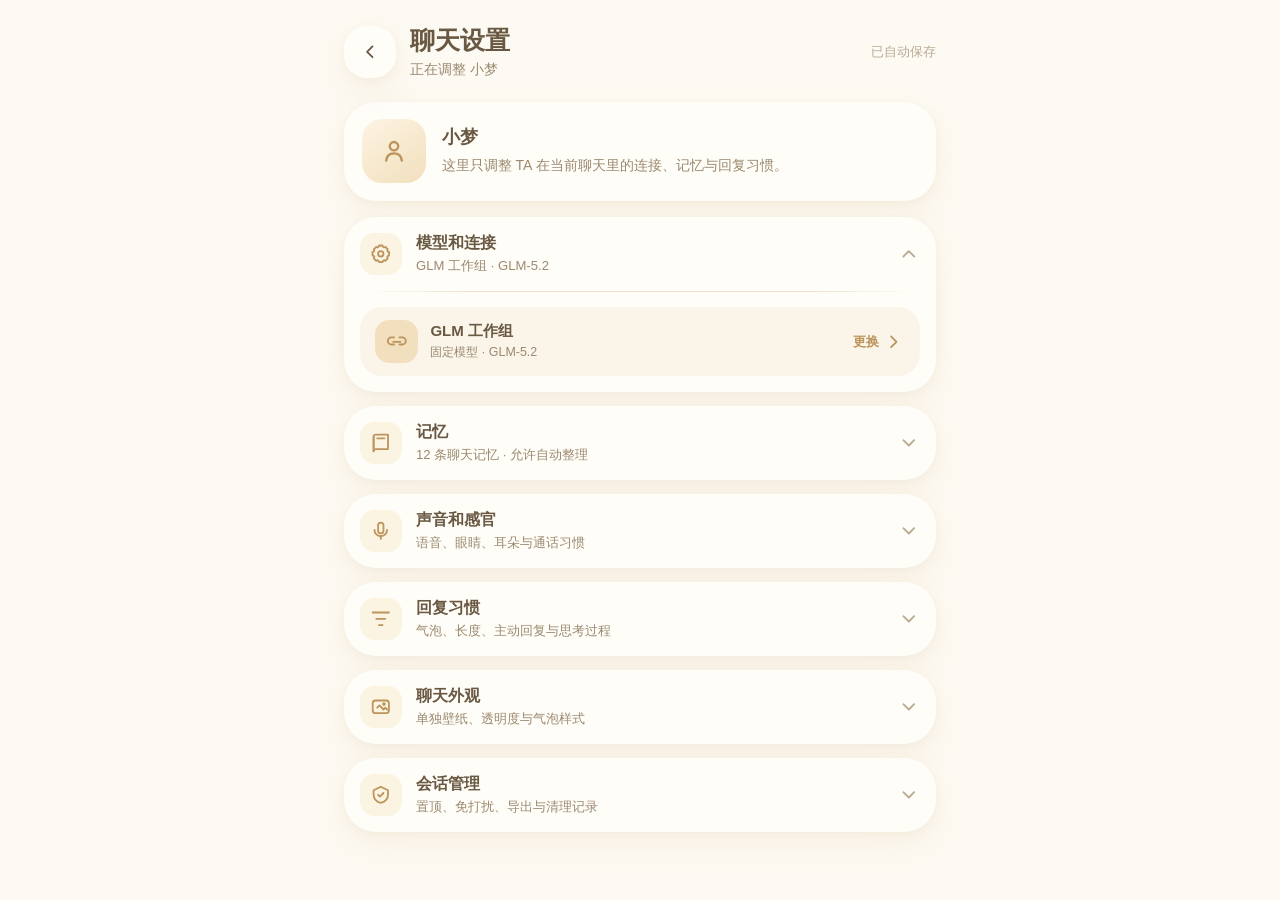
<file: 消息APP的设置界面API单独的布局.html>
<!DOCTYPE html>
<html lang="zh-CN">
<head>
  <meta charset="UTF-8">
  <meta name="viewport" content="width=device-width, initial-scale=1, viewport-fit=cover">
  <title>聊天设置预览</title>

  <style>
    :root {
      --bg-base: #fdfaf3;
      --bg-surface: #fffdf8;
      --bg-soft: #faf4e9;
      --bg-hover: #f7ecda;

      --color-primary: #e7cca0;
      --color-primary-light: #f2dfbd;
      --color-primary-ultralight: #fcf4e3;
      --color-primary-deep: #bc945c;

      --text-primary: #695842;
      --text-secondary: #9b896f;
      --text-placeholder: #b9aa94;

      --line-soft: #eee2cf;
      --overlay: rgba(105, 88, 66, 0.28);

      --shadow-card:
        0 0.75rem 2rem rgba(215, 190, 148, 0.16),
        0 0.15rem 0.5rem rgba(215, 190, 148, 0.12);

      --shadow-float:
        0 1.2rem 3.5rem rgba(178, 147, 100, 0.24);

      --radius-sm: 0.75rem;
      --radius-md: 1rem;
      --radius-lg: 1.4rem;
      --radius-xl: 2rem;
      --radius-full: 999rem;

      --duration-fast: 180ms;
      --duration-normal: 280ms;
      --ease-soft: cubic-bezier(0.34, 1.56, 0.64, 1);

      --safe-top: env(safe-area-inset-top, 0rem);
      --safe-bottom: env(safe-area-inset-bottom, 0rem);
    }

    * {
      box-sizing: border-box;
      -webkit-tap-highlight-color: transparent;
    }

    html,
    body {
      min-height: 100%;
      margin: 0;
      background: var(--bg-base);
      color: var(--text-primary);
      font-family:
        "PingFang SC",
        "HarmonyOS Sans SC",
        "Microsoft YaHei",
        sans-serif;
      font-weight: 500;
    }

    button,
    input {
      font: inherit;
    }

    button {
      color: inherit;
    }

    svg {
      display: block;
      width: 1.35rem;
      height: 1.35rem;
      fill: none;
      stroke: currentColor;
      stroke-width: 2;
      stroke-linecap: round;
      stroke-linejoin: round;
    }

    .phone-page {
      width: min(100%, 40rem);
      min-height: 100dvh;
      margin: 0 auto;
      padding:
        calc(var(--safe-top) + 1rem)
        clamp(1rem, 4vw, 1.5rem)
        calc(var(--safe-bottom) + 2rem);
    }

    .topbar {
      display: grid;
      grid-template-columns: 3.25rem minmax(0, 1fr) auto;
      align-items: center;
      gap: 0.85rem;
      margin-bottom: 1.4rem;
    }

    .icon-button {
      display: grid;
      width: 3.25rem;
      aspect-ratio: 1;
      padding: 0;
      place-items: center;
      border: 0;
      border-radius: var(--radius-lg);
      background: var(--bg-surface);
      box-shadow: var(--shadow-card);
      cursor: pointer;
      transition:
        transform var(--duration-fast) var(--ease-soft),
        background var(--duration-fast) ease;
    }

    .icon-button:active {
      transform: scale(0.96);
      background: var(--bg-hover);
    }

    .page-title {
      min-width: 0;
    }

    .page-title h1 {
      margin: 0;
      font-size: clamp(1.25rem, 5vw, 1.55rem);
      font-weight: 700;
      letter-spacing: 0.01em;
    }

    .page-title p {
      overflow: hidden;
      margin: 0.2rem 0 0;
      color: var(--text-secondary);
      font-size: 0.9rem;
      text-overflow: ellipsis;
      white-space: nowrap;
    }

    .save-status {
      color: var(--text-placeholder);
      font-size: 0.84rem;
      white-space: nowrap;
    }

    .profile-card {
      display: grid;
      grid-template-columns: 4rem minmax(0, 1fr);
      align-items: center;
      gap: 1rem;
      margin-bottom: 1rem;
      padding: 1.1rem;
      border-radius: var(--radius-xl);
      background: var(--bg-surface);
      box-shadow: var(--shadow-card);
    }

    .avatar {
      width: 4rem;
      aspect-ratio: 1;
      overflow: hidden;
      border-radius: 1.25rem;
      background:
        linear-gradient(
          145deg,
          var(--color-primary-ultralight),
          var(--color-primary-light)
        );
    }

    .avatar svg {
      width: 100%;
      height: 100%;
      padding: 1.1rem;
      color: var(--color-primary-deep);
    }

    .profile-copy {
      min-width: 0;
    }

    .profile-copy h2 {
      margin: 0;
      font-size: 1.1rem;
      font-weight: 700;
    }

    .profile-copy p {
      margin: 0.35rem 0 0;
      color: var(--text-secondary);
      font-size: 0.88rem;
      line-height: 1.55;
    }

    .settings-list {
      display: grid;
      gap: 0.85rem;
    }

    .setting-section {
      overflow: hidden;
      border-radius: var(--radius-xl);
      background: var(--bg-surface);
      box-shadow: var(--shadow-card);
    }

    .section-toggle {
      display: grid;
      width: 100%;
      grid-template-columns: 2.65rem minmax(0, 1fr) auto;
      align-items: center;
      gap: 0.85rem;
      padding: 1rem;
      border: 0;
      background: transparent;
      text-align: left;
      cursor: pointer;
    }

    .section-icon {
      display: grid;
      width: 2.65rem;
      aspect-ratio: 1;
      place-items: center;
      border-radius: 0.9rem;
      color: var(--color-primary-deep);
      background: var(--color-primary-ultralight);
    }

    .section-copy {
      min-width: 0;
    }

    .section-copy strong {
      display: block;
      font-size: 1rem;
      font-weight: 700;
    }

    .section-copy span {
      display: block;
      overflow: hidden;
      margin-top: 0.2rem;
      color: var(--text-secondary);
      font-size: 0.82rem;
      text-overflow: ellipsis;
      white-space: nowrap;
    }

    .section-side {
      display: flex;
      align-items: center;
      gap: 0.4rem;
      color: var(--text-placeholder);
      font-size: 0.76rem;
    }

    .chevron {
      transition: transform var(--duration-normal) var(--ease-soft);
    }

    .setting-section[data-open="true"] .chevron {
      transform: rotate(180deg);
    }

    .section-content {
      display: grid;
      grid-template-rows: 0fr;
      transition: grid-template-rows var(--duration-normal) ease;
    }

    .setting-section[data-open="true"] .section-content {
      grid-template-rows: 1fr;
    }

    .section-content-inner {
      min-height: 0;
      overflow: hidden;
    }

    .section-body {
      display: grid;
      gap: 0.65rem;
      padding: 0 1rem 1rem;
    }

    .soft-divider {
      height: 0.08rem;
      margin: 0 0.25rem 0.25rem;
      background:
        linear-gradient(
          90deg,
          transparent,
          var(--line-soft) 18%,
          var(--line-soft) 82%,
          transparent
        );
    }

    .setting-row {
      display: grid;
      grid-template-columns: minmax(0, 1fr) auto;
      align-items: center;
      gap: 1rem;
      min-height: 4.1rem;
      padding: 0.85rem 0.95rem;
      border: 0;
      border-radius: var(--radius-lg);
      background: var(--bg-soft);
      text-align: left;
    }

    button.setting-row {
      width: 100%;
      cursor: pointer;
    }

    .row-copy {
      min-width: 0;
    }

    .row-copy strong {
      display: block;
      font-size: 0.92rem;
      font-weight: 700;
    }

    .row-copy span {
      display: block;
      overflow: hidden;
      margin-top: 0.22rem;
      color: var(--text-secondary);
      font-size: 0.79rem;
      line-height: 1.4;
      text-overflow: ellipsis;
      white-space: nowrap;
    }

    .row-value {
      display: flex;
      align-items: center;
      gap: 0.25rem;
      color: var(--color-primary-deep);
      font-size: 0.82rem;
      font-weight: 700;
      white-space: nowrap;
    }

    .switch {
      position: relative;
      width: 3rem;
      height: 1.7rem;
      border: 0;
      border-radius: var(--radius-full);
      background: var(--line-soft);
      cursor: pointer;
      transition: background var(--duration-fast) ease;
    }

    .switch::after {
      position: absolute;
      top: 0.2rem;
      left: 0.2rem;
      width: 1.3rem;
      aspect-ratio: 1;
      border-radius: 50%;
      background: var(--bg-surface);
      box-shadow: var(--shadow-card);
      content: "";
      transition: transform var(--duration-normal) var(--ease-soft);
    }

    .switch[aria-checked="true"] {
      background: var(--color-primary-deep);
    }

    .switch[aria-checked="true"]::after {
      transform: translateX(1.3rem);
    }

    .connection-summary {
      display: grid;
      grid-template-columns: 2.65rem minmax(0, 1fr) auto;
      align-items: center;
      gap: 0.8rem;
    }

    .connection-badge {
      display: grid;
      width: 2.65rem;
      aspect-ratio: 1;
      place-items: center;
      border-radius: 0.9rem;
      color: var(--color-primary-deep);
      background: var(--color-primary-light);
    }

    .connection-name {
      display: block;
      overflow: hidden;
      font-size: 0.94rem;
      font-weight: 700;
      text-overflow: ellipsis;
      white-space: nowrap;
    }

    .connection-model {
      display: block;
      overflow: hidden;
      margin-top: 0.2rem;
      color: var(--text-secondary);
      font-size: 0.78rem;
      text-overflow: ellipsis;
      white-space: nowrap;
    }

    .overlay {
      position: fixed;
      z-index: 20;
      inset: 0;
      display: grid;
      align-items: end;
      justify-items: center;
      padding-top: var(--safe-top);
      background: var(--overlay);
      opacity: 0;
      pointer-events: none;
      transition: opacity var(--duration-normal) ease;
    }

    .overlay[data-open="true"] {
      opacity: 1;
      pointer-events: auto;
    }

    .sheet {
      display: flex;
      width: min(100%, 40rem);
      max-height: min(86dvh, 52rem);
      flex-direction: column;
      overflow: hidden;
      border-radius: var(--radius-xl) var(--radius-xl) 0 0;
      background: var(--bg-surface);
      box-shadow: var(--shadow-float);
      transform: translateY(105%);
      transition: transform var(--duration-normal) var(--ease-soft);
    }

    .overlay[data-open="true"] .sheet {
      transform: translateY(0);
    }

    .sheet-handle {
      width: 2.8rem;
      height: 0.3rem;
      margin: 0.65rem auto 0;
      border-radius: var(--radius-full);
      background: var(--line-soft);
    }

    .sheet-header {
      display: grid;
      grid-template-columns: 2.65rem minmax(0, 1fr) 2.65rem;
      align-items: center;
      gap: 0.6rem;
      padding: 0.75rem 1rem 0.9rem;
    }

    .sheet-heading {
      min-width: 0;
      text-align: center;
    }

    .sheet-heading h2 {
      margin: 0;
      font-size: 1.12rem;
      font-weight: 700;
    }

    .sheet-heading p {
      overflow: hidden;
      margin: 0.18rem 0 0;
      color: var(--text-secondary);
      font-size: 0.76rem;
      text-overflow: ellipsis;
      white-space: nowrap;
    }

    .sheet-nav-button {
      display: grid;
      width: 2.65rem;
      aspect-ratio: 1;
      padding: 0;
      place-items: center;
      border: 0;
      border-radius: 0.9rem;
      background: var(--bg-soft);
      cursor: pointer;
    }

    .sheet-nav-button.is-hidden {
      visibility: hidden;
    }

    .sheet-pages {
      position: relative;
      flex: 1;
      overflow: hidden;
    }

    .sheet-page {
      height: 100%;
      overflow-y: auto;
      overscroll-behavior: contain;
      padding: 0.2rem 1rem calc(var(--safe-bottom) + 1.25rem);
    }

    .sheet-page[hidden] {
      display: none;
    }

    .mode-list,
    .choice-list {
      display: grid;
      gap: 0.7rem;
    }

    .choice-card {
      display: grid;
      width: 100%;
      grid-template-columns: 2.65rem minmax(0, 1fr) auto;
      align-items: center;
      gap: 0.8rem;
      padding: 0.9rem;
      border: 0.08rem solid transparent;
      border-radius: var(--radius-lg);
      background: var(--bg-soft);
      text-align: left;
      cursor: pointer;
      transition:
        border-color var(--duration-fast) ease,
        background var(--duration-fast) ease,
        transform var(--duration-fast) var(--ease-soft);
    }

    .choice-card:active {
      transform: scale(0.985);
    }

    .choice-card[data-selected="true"] {
      border-color: var(--color-primary-deep);
      background: var(--color-primary-ultralight);
    }

    .choice-icon {
      display: grid;
      width: 2.65rem;
      aspect-ratio: 1;
      place-items: center;
      border-radius: 0.9rem;
      color: var(--color-primary-deep);
      background: var(--bg-surface);
    }

    .choice-copy {
      min-width: 0;
    }

    .choice-copy strong {
      display: block;
      overflow: hidden;
      font-size: 0.92rem;
      font-weight: 700;
      text-overflow: ellipsis;
      white-space: nowrap;
    }

    .choice-copy span {
      display: block;
      overflow: hidden;
      margin-top: 0.2rem;
      color: var(--text-secondary);
      font-size: 0.76rem;
      line-height: 1.45;
      text-overflow: ellipsis;
      white-space: nowrap;
    }

    .choice-check {
      display: grid;
      width: 1.55rem;
      aspect-ratio: 1;
      place-items: center;
      border: 0.1rem solid var(--line-soft);
      border-radius: 50%;
      color: transparent;
      background: var(--bg-surface);
    }

    .choice-card[data-selected="true"] .choice-check {
      border-color: var(--color-primary-deep);
      color: var(--bg-surface);
      background: var(--color-primary-deep);
    }

    .choice-check svg {
      width: 0.95rem;
      height: 0.95rem;
      stroke-width: 2.5;
    }

    .group-header {
      margin: 0.4rem 0 0.75rem;
      padding: 0 0.2rem;
    }

    .group-header strong {
      display: block;
      font-size: 0.9rem;
      font-weight: 700;
    }

    .group-header span {
      display: block;
      margin-top: 0.22rem;
      color: var(--text-secondary);
      font-size: 0.76rem;
      line-height: 1.45;
    }

    .type-label {
      display: inline-flex;
      align-items: center;
      min-height: 1.6rem;
      margin-top: 0.45rem;
      padding: 0.2rem 0.6rem;
      border-radius: var(--radius-full);
      color: var(--color-primary-deep);
      background: var(--color-primary-ultralight);
      font-size: 0.68rem;
      font-weight: 700;
    }

    .empty-tip {
      padding: 1.1rem;
      border-radius: var(--radius-lg);
      color: var(--text-secondary);
      background: var(--bg-soft);
      font-size: 0.82rem;
      line-height: 1.6;
      text-align: center;
    }

    .sheet-footer {
      display: grid;
      grid-template-columns: 1fr 1.4fr;
      gap: 0.7rem;
      padding:
        0.85rem 1rem
        calc(var(--safe-bottom) + 0.85rem);
      background:
        linear-gradient(
          180deg,
          transparent,
          var(--bg-surface) 18%
        );
    }

    .footer-button {
      min-height: 3.3rem;
      padding: 0.75rem 1rem;
      border: 0;
      border-radius: var(--radius-full);
      font-weight: 700;
      cursor: pointer;
      transition: transform var(--duration-fast) var(--ease-soft);
    }

    .footer-button:active {
      transform: scale(0.97);
    }

    .footer-button.secondary {
      background: var(--bg-soft);
    }

    .footer-button.primary {
      color: var(--bg-surface);
      background:
        linear-gradient(
          135deg,
          var(--color-primary-deep),
          var(--color-primary)
        );
      box-shadow: var(--shadow-card);
    }

    .toast {
      position: fixed;
      z-index: 50;
      left: 50%;
      bottom: calc(var(--safe-bottom) + 1.2rem);
      max-width: calc(100% - 2rem);
      padding: 0.75rem 1rem;
      border-radius: var(--radius-full);
      color: var(--bg-surface);
      background: var(--text-primary);
      box-shadow: var(--shadow-float);
      font-size: 0.82rem;
      opacity: 0;
      pointer-events: none;
      transform: translate(-50%, 1rem);
      transition:
        opacity var(--duration-normal) ease,
        transform var(--duration-normal) var(--ease-soft);
    }

    .toast[data-show="true"] {
      opacity: 1;
      transform: translate(-50%, 0);
    }

    @media (min-width: 40rem) {
      .phone-page {
        padding-top: calc(var(--safe-top) + 1.5rem);
      }

      .sheet {
        margin-bottom: 1rem;
        border-radius: var(--radius-xl);
      }

      .overlay {
        align-items: center;
        padding: 1rem;
      }
    }
  </style>
</head>

<body>
  <main class="phone-page">
    <header class="topbar">
      <button class="icon-button" type="button" aria-label="返回">
        <svg viewBox="0 0 24 24" aria-hidden="true">
          <path d="m15 18-6-6 6-6"></path>
        </svg>
      </button>

      <div class="page-title">
        <h1>聊天设置</h1>
        <p>正在调整 小梦</p>
      </div>

      <span class="save-status" id="saveStatus">已自动保存</span>
    </header>

    <section class="profile-card">
      <div class="avatar" aria-hidden="true">
        <svg viewBox="0 0 24 24">
          <circle cx="12" cy="8" r="3.5"></circle>
          <path d="M5.5 20c.5-4 2.7-6 6.5-6s6 2 6.5 6"></path>
        </svg>
      </div>

      <div class="profile-copy">
        <h2>小梦</h2>
        <p>这里只调整 TA 在当前聊天里的连接、记忆与回复习惯。</p>
      </div>
    </section>

    <div class="settings-list">
      <section class="setting-section" data-open="true">
        <button class="section-toggle" type="button">
          <span class="section-icon">
            <svg viewBox="0 0 24 24" aria-hidden="true">
              <circle cx="12" cy="12" r="3"></circle>
              <path d="M19.4 15a1.7 1.7 0 0 0 .3 1.9l.1.1-2.8 2.8-.1-.1a1.7 1.7 0 0 0-1.9-.3 1.7 1.7 0 0 0-1 1.6v.2h-4V21a1.7 1.7 0 0 0-1-1.6 1.7 1.7 0 0 0-1.9.3l-.1.1L4.2 17l.1-.1a1.7 1.7 0 0 0 .3-1.9A1.7 1.7 0 0 0 3 14H2.8v-4H3a1.7 1.7 0 0 0 1.6-1 1.7 1.7 0 0 0-.3-1.9L4.2 7 7 4.2l.1.1A1.7 1.7 0 0 0 9 4.6a1.7 1.7 0 0 0 1-1.6v-.2h4V3a1.7 1.7 0 0 0 1 1.6 1.7 1.7 0 0 0 1.9-.3l.1-.1L19.8 7l-.1.1a1.7 1.7 0 0 0-.3 1.9 1.7 1.7 0 0 0 1.6 1h.2v4H21a1.7 1.7 0 0 0-1.6 1Z"></path>
            </svg>
          </span>

          <span class="section-copy">
            <strong>模型和连接</strong>
            <span id="connectionSectionSummary">GLM 工作组 · GLM-5.2</span>
          </span>

          <span class="section-side">
            <svg class="chevron" viewBox="0 0 24 24" aria-hidden="true">
              <path d="m6 9 6 6 6-6"></path>
            </svg>
          </span>
        </button>

        <div class="section-content">
          <div class="section-content-inner">
            <div class="section-body">
              <div class="soft-divider"></div>

              <button class="setting-row" id="openConnection" type="button">
                <span class="connection-summary">
                  <span class="connection-badge">
                    <svg viewBox="0 0 24 24" aria-hidden="true">
                      <path d="M9 7H6a4 4 0 0 0 0 8h3"></path>
                      <path d="M15 7h3a4 4 0 0 1 0 8h-3"></path>
                      <path d="M8 12h8"></path>
                    </svg>
                  </span>

                  <span>
                    <strong class="connection-name" id="connectionName">
                      GLM 工作组
                    </strong>
                    <span class="connection-model" id="connectionModel">
                      固定模型 · GLM-5.2
                    </span>
                  </span>
                </span>

                <span class="row-value">
                  更换
                  <svg viewBox="0 0 24 24" aria-hidden="true">
                    <path d="m9 18 6-6-6-6"></path>
                  </svg>
                </span>
              </button>
            </div>
          </div>
        </div>
      </section>

      <section class="setting-section" data-open="false">
        <button class="section-toggle" type="button">
          <span class="section-icon">
            <svg viewBox="0 0 24 24" aria-hidden="true">
              <path d="M4 5.5A2.5 2.5 0 0 1 6.5 3H20v16H6.5A2.5 2.5 0 0 0 4 21.5Z"></path>
              <path d="M4 5.5v16"></path>
              <path d="M8 7h8"></path>
            </svg>
          </span>

          <span class="section-copy">
            <strong>记忆</strong>
            <span>12 条聊天记忆 · 允许自动整理</span>
          </span>

          <span class="section-side">
            <svg class="chevron" viewBox="0 0 24 24" aria-hidden="true">
              <path d="m6 9 6 6 6-6"></path>
            </svg>
          </span>
        </button>

        <div class="section-content">
          <div class="section-content-inner">
            <div class="section-body">
              <div class="soft-divider"></div>

              <div class="setting-row">
                <span class="row-copy">
                  <strong>带进聊天的记忆</strong>
                  <span>每次回复最多带入 12 条相关记忆</span>
                </span>
                <span class="row-value">12</span>
              </div>

              <div class="setting-row">
                <span class="row-copy">
                  <strong>允许自动整理</strong>
                  <span>让 TA 把重要的事收进自己的记忆里</span>
                </span>
                <button
                  class="switch"
                  type="button"
                  role="switch"
                  aria-checked="true"
                  aria-label="允许自动整理"
                ></button>
              </div>
            </div>
          </div>
        </div>
      </section>

      <section class="setting-section" data-open="false">
        <button class="section-toggle" type="button">
          <span class="section-icon">
            <svg viewBox="0 0 24 24" aria-hidden="true">
              <path d="M12 3a3 3 0 0 0-3 3v6a3 3 0 0 0 6 0V6a3 3 0 0 0-3-3Z"></path>
              <path d="M5 11a7 7 0 0 0 14 0"></path>
              <path d="M12 18v3"></path>
            </svg>
          </span>

          <span class="section-copy">
            <strong>声音和感官</strong>
            <span>语音、眼睛、耳朵与通话习惯</span>
          </span>

          <span class="section-side">
            <svg class="chevron" viewBox="0 0 24 24" aria-hidden="true">
              <path d="m6 9 6 6 6-6"></path>
            </svg>
          </span>
        </button>

        <div class="section-content">
          <div class="section-content-inner">
            <div class="section-body">
              <div class="soft-divider"></div>

              <div class="setting-row">
                <span class="row-copy">
                  <strong>自动朗读</strong>
                  <span>TA 回复后自动读给你听</span>
                </span>
                <button
                  class="switch"
                  type="button"
                  role="switch"
                  aria-checked="false"
                  aria-label="自动朗读"
                ></button>
              </div>

              <div class="setting-row">
                <span class="row-copy">
                  <strong>允许看图片</strong>
                  <span>收到图片时自动理解画面</span>
                </span>
                <button
                  class="switch"
                  type="button"
                  role="switch"
                  aria-checked="true"
                  aria-label="允许看图片"
                ></button>
              </div>
            </div>
          </div>
        </div>
      </section>

      <section class="setting-section" data-open="false">
        <button class="section-toggle" type="button">
          <span class="section-icon">
            <svg viewBox="0 0 24 24" aria-hidden="true">
              <path d="M3 5h18"></path>
              <path d="M7 12h10"></path>
              <path d="M10 19h4"></path>
            </svg>
          </span>

          <span class="section-copy">
            <strong>回复习惯</strong>
            <span>气泡、长度、主动回复与思考过程</span>
          </span>

          <span class="section-side">
            <svg class="chevron" viewBox="0 0 24 24" aria-hidden="true">
              <path d="m6 9 6 6 6-6"></path>
            </svg>
          </span>
        </button>

        <div class="section-content">
          <div class="section-content-inner">
            <div class="section-body">
              <div class="soft-divider"></div>

              <button class="setting-row" type="button">
                <span class="row-copy">
                  <strong>回复显示</strong>
                  <span>调整气泡模式与思考过程展示</span>
                </span>
                <span class="row-value">
                  气泡模式
                  <svg viewBox="0 0 24 24" aria-hidden="true">
                    <path d="m9 18 6-6-6-6"></path>
                  </svg>
                </span>
              </button>
            </div>
          </div>
        </div>
      </section>

      <section class="setting-section" data-open="false">
        <button class="section-toggle" type="button">
          <span class="section-icon">
            <svg viewBox="0 0 24 24" aria-hidden="true">
              <rect x="3" y="5" width="18" height="14" rx="3"></rect>
              <path d="m8 13 2.5-2.5L15 15l2-2 2 2"></path>
              <circle cx="15.5" cy="9" r="1"></circle>
            </svg>
          </span>

          <span class="section-copy">
            <strong>聊天外观</strong>
            <span>单独壁纸、透明度与气泡样式</span>
          </span>

          <span class="section-side">
            <svg class="chevron" viewBox="0 0 24 24" aria-hidden="true">
              <path d="m6 9 6 6 6-6"></path>
            </svg>
          </span>
        </button>

        <div class="section-content">
          <div class="section-content-inner">
            <div class="section-body">
              <div class="soft-divider"></div>

              <button class="setting-row" type="button">
                <span class="row-copy">
                  <strong>聊天壁纸</strong>
                  <span>只更换这一个聊天的背景</span>
                </span>
                <span class="row-value">
                  更换
                  <svg viewBox="0 0 24 24" aria-hidden="true">
                    <path d="m9 18 6-6-6-6"></path>
                  </svg>
                </span>
              </button>
            </div>
          </div>
        </div>
      </section>

      <section class="setting-section" data-open="false">
        <button class="section-toggle" type="button">
          <span class="section-icon">
            <svg viewBox="0 0 24 24" aria-hidden="true">
              <path d="M12 3 4 7v5c0 4.8 3.4 7.8 8 9 4.6-1.2 8-4.2 8-9V7Z"></path>
              <path d="m9 12 2 2 4-4"></path>
            </svg>
          </span>

          <span class="section-copy">
            <strong>会话管理</strong>
            <span>置顶、免打扰、导出与清理记录</span>
          </span>

          <span class="section-side">
            <svg class="chevron" viewBox="0 0 24 24" aria-hidden="true">
              <path d="m6 9 6 6 6-6"></path>
            </svg>
          </span>
        </button>

        <div class="section-content">
          <div class="section-content-inner">
            <div class="section-body">
              <div class="soft-divider"></div>

              <div class="setting-row">
                <span class="row-copy">
                  <strong>消息免打扰</strong>
                  <span>保留消息，但不主动提醒</span>
                </span>
                <button
                  class="switch"
                  type="button"
                  role="switch"
                  aria-checked="false"
                  aria-label="消息免打扰"
                ></button>
              </div>
            </div>
          </div>
        </div>
      </section>
    </div>
  </main>

  <div class="overlay" id="connectionOverlay" data-open="false">
    <section class="sheet" role="dialog" aria-modal="true" aria-labelledby="sheetTitle">
      <div class="sheet-handle"></div>

      <header class="sheet-header">
        <button
          class="sheet-nav-button is-hidden"
          id="sheetBack"
          type="button"
          aria-label="返回上一步"
        >
          <svg viewBox="0 0 24 24" aria-hidden="true">
            <path d="m15 18-6-6 6-6"></path>
          </svg>
        </button>

        <div class="sheet-heading">
          <h2 id="sheetTitle">模型和连接</h2>
          <p id="sheetSubtitle">只影响小梦，不会改动其他角色</p>
        </div>

        <button
          class="sheet-nav-button"
          id="sheetClose"
          type="button"
          aria-label="关闭"
        >
          <svg viewBox="0 0 24 24" aria-hidden="true">
            <path d="M6 6l12 12"></path>
            <path d="M18 6 6 18"></path>
          </svg>
        </button>
      </header>

      <div class="sheet-pages">
        <div class="sheet-page" id="modePage">
          <div class="mode-list">
            <button class="choice-card mode-choice" data-mode="global" type="button">
              <span class="choice-icon">
                <svg viewBox="0 0 24 24" aria-hidden="true">
                  <path d="M4 7h11"></path>
                  <path d="m12 4 3 3-3 3"></path>
                  <path d="M20 17H9"></path>
                  <path d="m12 14-3 3 3 3"></path>
                </svg>
              </span>

              <span class="choice-copy">
                <strong>跟随全局轮换池</strong>
                <span>由设置中心自动选择当前可用连接</span>
              </span>

              <span class="choice-check">
                <svg viewBox="0 0 24 24" aria-hidden="true">
                  <path d="m6 12 4 4 8-8"></path>
                </svg>
              </span>
            </button>

            <button class="choice-card mode-choice" data-mode="group" type="button">
              <span class="choice-icon">
                <svg viewBox="0 0 24 24" aria-hidden="true">
                  <rect x="3" y="4" width="7" height="7" rx="2"></rect>
                  <rect x="14" y="4" width="7" height="7" rx="2"></rect>
                  <rect x="3" y="15" width="7" height="5" rx="2"></rect>
                  <rect x="14" y="15" width="7" height="5" rx="2"></rect>
                </svg>
              </span>

              <span class="choice-copy">
                <strong>固定一个 API 分组</strong>
                <span>固定分组，模型仍按这个分组自己的规则选择</span>
              </span>

              <span class="choice-check">
                <svg viewBox="0 0 24 24" aria-hidden="true">
                  <path d="m6 12 4 4 8-8"></path>
                </svg>
              </span>
            </button>

            <button
              class="choice-card mode-choice"
              data-mode="model"
              data-selected="true"
              type="button"
            >
              <span class="choice-icon">
                <svg viewBox="0 0 24 24" aria-hidden="true">
                  <path d="M9 7H6a4 4 0 0 0 0 8h3"></path>
                  <path d="M15 7h3a4 4 0 0 1 0 8h-3"></path>
                  <path d="M8 12h8"></path>
                </svg>
              </span>

              <span class="choice-copy">
                <strong>固定分组里的模型</strong>
                <span>先选 API 分组，再指定其中一个模型</span>
              </span>

              <span class="choice-check">
                <svg viewBox="0 0 24 24" aria-hidden="true">
                  <path d="m6 12 4 4 8-8"></path>
                </svg>
              </span>
            </button>
          </div>
        </div>

        <div class="sheet-page" id="groupPage" hidden>
          <div class="group-header">
            <strong>选择 API 分组</strong>
            <span>这里直接读取设置中心已经保存的分组与自定义名称。</span>
          </div>

          <div class="choice-list" id="groupList"></div>
        </div>

        <div class="sheet-page" id="modelPage" hidden>
          <div class="group-header">
            <strong id="modelGroupName">选择模型</strong>
            <span>只显示当前分组中已经保存并启用的模型。</span>
          </div>

          <div class="choice-list" id="modelList"></div>
        </div>
      </div>

      <footer class="sheet-footer">
        <button class="footer-button secondary" id="cancelButton" type="button">
          取消
        </button>
        <button class="footer-button primary" id="nextButton" type="button">
          下一步
        </button>
      </footer>
    </section>
  </div>

  <div class="toast" id="toast" role="status">已经替小梦收好啦</div>

  <script>
    const apiGroups = [
      {
        id: "glm-work",
        name: "GLM 工作组",
        type: "付费分组",
        description: "写代码、审仓库和复杂任务优先使用",
        models: [
          { id: "glm-5.2", name: "GLM-5.2" },
          { id: "glm-5-turbo", name: "GLM-5-Turbo" },
          { id: "glm-5", name: "GLM-5" }
        ]
      },
      {
        id: "daily-chat",
        name: "日常陪伴组",
        type: "付费分组",
        description: "聊天自然，适合日常陪伴与长对话",
        models: [
          { id: "deepseek-v4-pro", name: "DeepSeek-V4-Pro" },
          { id: "kimi-k2.6", name: "Kimi-K2.6" }
        ]
      },
      {
        id: "free-backup",
        name: "免费备用组",
        type: "免费分组",
        description: "额度充足时自动作为备用连接",
        models: [
          { id: "qwen-plus", name: "Qwen3.7-Plus" },
          { id: "doubao-turbo", name: "Doubao-Seed-2.1-Turbo" }
        ]
      }
    ];

    const state = {
      saved: {
        mode: "model",
        groupId: "glm-work",
        modelId: "glm-5.2"
      },
      draft: {
        mode: "model",
        groupId: "glm-work",
        modelId: "glm-5.2"
      },
      page: "mode"
    };

    const overlay = document.querySelector("#connectionOverlay");
    const openConnection = document.querySelector("#openConnection");
    const closeButton = document.querySelector("#sheetClose");
    const backButton = document.querySelector("#sheetBack");
    const cancelButton = document.querySelector("#cancelButton");
    const nextButton = document.querySelector("#nextButton");

    const title = document.querySelector("#sheetTitle");
    const subtitle = document.querySelector("#sheetSubtitle");

    const modePage = document.querySelector("#modePage");
    const groupPage = document.querySelector("#groupPage");
    const modelPage = document.querySelector("#modelPage");

    const groupList = document.querySelector("#groupList");
    const modelList = document.querySelector("#modelList");
    const modelGroupName = document.querySelector("#modelGroupName");

    const connectionName = document.querySelector("#connectionName");
    const connectionModel = document.querySelector("#connectionModel");
    const sectionSummary = document.querySelector("#connectionSectionSummary");
    const saveStatus = document.querySelector("#saveStatus");
    const toast = document.querySelector("#toast");

    function cloneConfig(config) {
      return {
        mode: config.mode,
        groupId: config.groupId,
        modelId: config.modelId
      };
    }

    function findGroup(groupId) {
      return apiGroups.find(group => group.id === groupId) || null;
    }

    function findModel(group, modelId) {
      return group?.models.find(model => model.id === modelId) || null;
    }

    function iconForGroup() {
      return `
        <svg viewBox="0 0 24 24" aria-hidden="true">
          <rect x="3" y="4" width="7" height="7" rx="2"></rect>
          <rect x="14" y="4" width="7" height="7" rx="2"></rect>
          <rect x="3" y="15" width="7" height="5" rx="2"></rect>
          <rect x="14" y="15" width="7" height="5" rx="2"></rect>
        </svg>
      `;
    }

    function iconForModel() {
      return `
        <svg viewBox="0 0 24 24" aria-hidden="true">
          <path d="M9 7H6a4 4 0 0 0 0 8h3"></path>
          <path d="M15 7h3a4 4 0 0 1 0 8h-3"></path>
          <path d="M8 12h8"></path>
        </svg>
      `;
    }

    function checkIcon() {
      return `
        <svg viewBox="0 0 24 24" aria-hidden="true">
          <path d="m6 12 4 4 8-8"></path>
        </svg>
      `;
    }

    function renderModes() {
      document.querySelectorAll(".mode-choice").forEach(button => {
        button.dataset.selected =
          String(button.dataset.mode === state.draft.mode);
      });
    }

    function renderGroups() {
      groupList.innerHTML = apiGroups.map(group => {
        const selected = group.id === state.draft.groupId;

        return `
          <button
            class="choice-card group-choice"
            data-group-id="${group.id}"
            data-selected="${selected}"
            type="button"
          >
            <span class="choice-icon">${iconForGroup()}</span>

            <span class="choice-copy">
              <strong>${group.name}</strong>
              <span>${group.description}</span>
              <span class="type-label">${group.type}</span>
            </span>

            <span class="choice-check">${checkIcon()}</span>
          </button>
        `;
      }).join("");

      document.querySelectorAll(".group-choice").forEach(button => {
        button.addEventListener("click", () => {
          const group = findGroup(button.dataset.groupId);
          if (!group) return;

          state.draft.groupId = group.id;

          const currentModelStillExists =
            group.models.some(model => model.id === state.draft.modelId);

          if (!currentModelStillExists) {
            state.draft.modelId = group.models[0]?.id || null;
          }

          renderGroups();
        });
      });
    }

    function renderModels() {
      const group = findGroup(state.draft.groupId);
      modelGroupName.textContent = group
        ? `${group.name}里的模型`
        : "选择模型";

      if (!group || group.models.length === 0) {
        modelList.innerHTML = `
          <div class="empty-tip">
            这个分组暂时还没有可用模型，先去设置中心给它添一个吧。
          </div>
        `;
        return;
      }

      modelList.innerHTML = group.models.map(model => {
        const selected = model.id === state.draft.modelId;

        return `
          <button
            class="choice-card model-choice"
            data-model-id="${model.id}"
            data-selected="${selected}"
            type="button"
          >
            <span class="choice-icon">${iconForModel()}</span>

            <span class="choice-copy">
              <strong>${model.name}</strong>
              <span>${group.name}</span>
            </span>

            <span class="choice-check">${checkIcon()}</span>
          </button>
        `;
      }).join("");

      document.querySelectorAll(".model-choice").forEach(button => {
        button.addEventListener("click", () => {
          state.draft.modelId = button.dataset.modelId;
          renderModels();
        });
      });
    }

    function setPage(page) {
      state.page = page;

      modePage.hidden = page !== "mode";
      groupPage.hidden = page !== "group";
      modelPage.hidden = page !== "model";

      backButton.classList.toggle("is-hidden", page === "mode");

      if (page === "mode") {
        title.textContent = "模型和连接";
        subtitle.textContent = "只影响小梦，不会改动其他角色";
        nextButton.textContent =
          state.draft.mode === "global" ? "保存" : "下一步";
      }

      if (page === "group") {
        title.textContent = "选择 API 分组";
        subtitle.textContent = "同步设置中心已有配置";
        nextButton.textContent =
          state.draft.mode === "group" ? "保存" : "下一步";
        renderGroups();
      }

      if (page === "model") {
        title.textContent = "选择模型";
        subtitle.textContent = "固定给小梦单独使用";
        nextButton.textContent = "保存";
        renderModels();
      }
    }

    function openSheet() {
      state.draft = cloneConfig(state.saved);
      renderModes();
      setPage("mode");
      overlay.dataset.open = "true";
      document.body.style.overflow = "hidden";
    }

    function closeSheet() {
      overlay.dataset.open = "false";
      document.body.style.overflow = "";
    }

    function goNext() {
      if (state.page === "mode") {
        if (state.draft.mode === "global") {
          saveSelection();
          return;
        }

        setPage("group");
        return;
      }

      if (state.page === "group") {
        if (!state.draft.groupId) {
          showToast("先选一个 API 分组呀");
          return;
        }

        if (state.draft.mode === "group") {
          saveSelection();
          return;
        }

        setPage("model");
        return;
      }

      if (state.page === "model") {
        if (!state.draft.modelId) {
          showToast("这个分组还没有可选模型");
          return;
        }

        saveSelection();
      }
    }

    function goBack() {
      if (state.page === "model") {
        setPage("group");
        return;
      }

      if (state.page === "group") {
        setPage("mode");
      }
    }

    function saveSelection() {
      state.saved = cloneConfig(state.draft);
      updateSummary();

      saveStatus.textContent = "正在保存…";

      window.setTimeout(() => {
        saveStatus.textContent = "已自动保存";
        showToast("已经替小梦收好啦");
      }, 420);

      closeSheet();
    }

    function updateSummary() {
      const config = state.saved;

      if (config.mode === "global") {
        connectionName.textContent = "跟随全局轮换池";
        connectionModel.textContent = "由设置中心自动选择";
        sectionSummary.textContent = "跟随全局轮换池";
        return;
      }

      const group = findGroup(config.groupId);

      if (!group) {
        connectionName.textContent = "原分组已不可用";
        connectionModel.textContent = "将回到全局轮换池";
        sectionSummary.textContent = "需要重新选择";
        return;
      }

      if (config.mode === "group") {
        connectionName.textContent = group.name;
        connectionModel.textContent = "固定分组 · 模型自动选择";
        sectionSummary.textContent = `${group.name} · 分组内轮换`;
        return;
      }

      const model = findModel(group, config.modelId);

      if (!model) {
        connectionName.textContent = group.name;
        connectionModel.textContent = "原模型已不可用，请重新选择";
        sectionSummary.textContent = `${group.name} · 需要重新选择`;
        return;
      }

      connectionName.textContent = group.name;
      connectionModel.textContent = `固定模型 · ${model.name}`;
      sectionSummary.textContent = `${group.name} · ${model.name}`;
    }

    function showToast(message) {
      toast.textContent = message;
      toast.dataset.show = "true";

      window.clearTimeout(showToast.timer);
      showToast.timer = window.setTimeout(() => {
        toast.dataset.show = "false";
      }, 1800);
    }

    document.querySelectorAll(".section-toggle").forEach(toggle => {
      toggle.addEventListener("click", () => {
        const section = toggle.closest(".setting-section");
        section.dataset.open = String(section.dataset.open !== "true");
      });
    });

    document.querySelectorAll(".switch").forEach(toggle => {
      toggle.addEventListener("click", () => {
        const checked = toggle.getAttribute("aria-checked") === "true";
        toggle.setAttribute("aria-checked", String(!checked));
      });
    });

    document.querySelectorAll(".mode-choice").forEach(button => {
      button.addEventListener("click", () => {
        state.draft.mode = button.dataset.mode;
        renderModes();
        nextButton.textContent =
          state.draft.mode === "global" ? "保存" : "下一步";
      });
    });

    openConnection.addEventListener("click", openSheet);
    closeButton.addEventListener("click", closeSheet);
    cancelButton.addEventListener("click", closeSheet);
    nextButton.addEventListener("click", goNext);
    backButton.addEventListener("click", goBack);

    overlay.addEventListener("click", event => {
      if (event.target === overlay) closeSheet();
    });

    document.addEventListener("keydown", event => {
      if (event.key === "Escape" && overlay.dataset.open === "true") {
        closeSheet();
      }
    });

    updateSummary();
  </script>
</body>
</html>
</file>
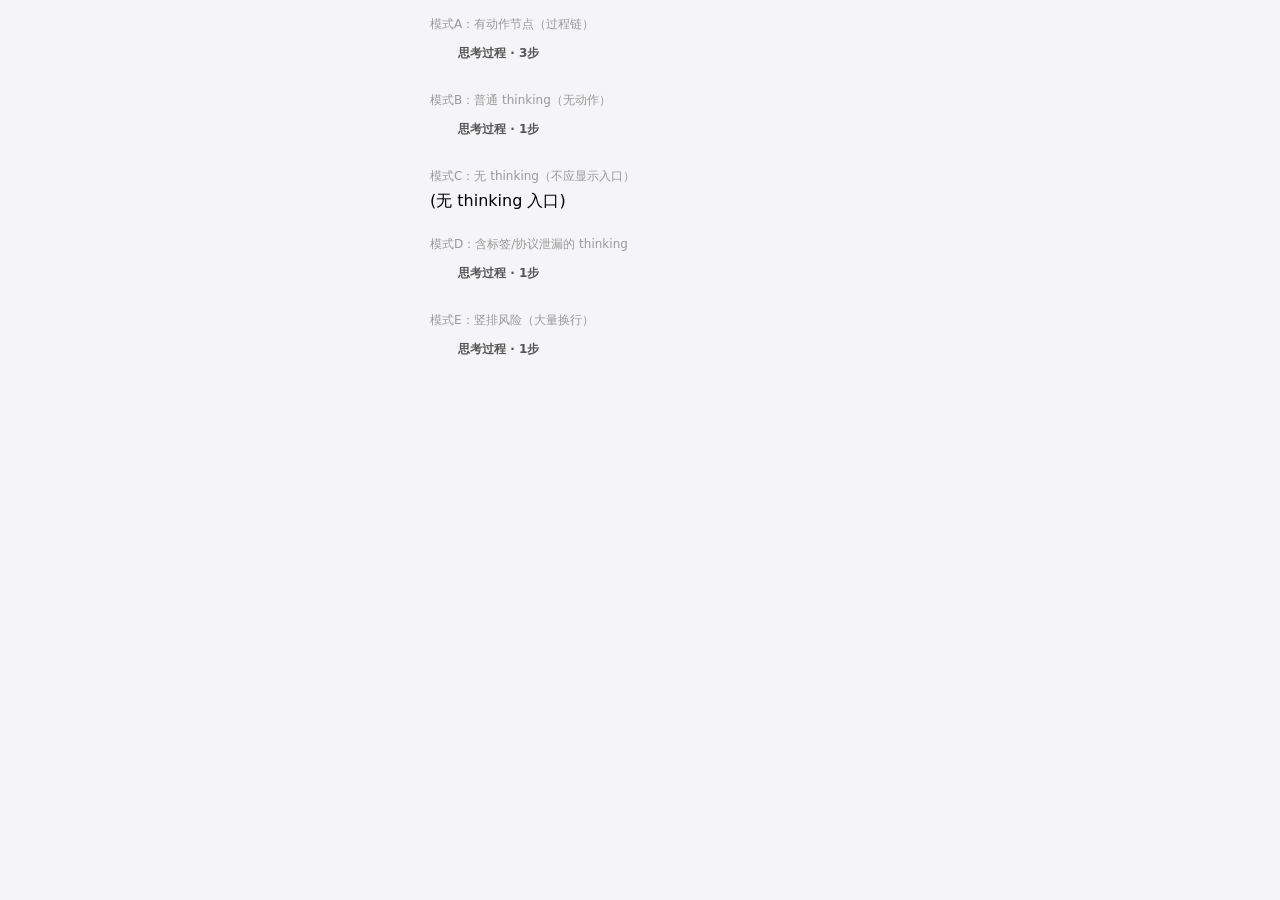
<file: tests/thinking-chain-ui-test.html>
<!DOCTYPE html>
<html lang="zh">
<head>
<meta charset="UTF-8">
<meta name="viewport" content="width=device-width, initial-scale=1.0">
<title>Thinking Chain UI Test</title>
<style>
  :root {
    --bg-card: #ffffff;
    --bg-main: #f5f5f7;
    --text-primary: #1a1a1a;
    --text-secondary: #555;
    --text-hint: #999;
    --surface-muted: #f0f0f2;
    --accent: #6c5ce7;
    --accent-dark: #5849c2;
  }
  body { margin:0; padding:16px; background:var(--bg-main); font-family:system-ui,sans-serif; }
  #test-root { max-width:420px; margin:0 auto; }
  .test-section { margin-bottom:24px; }
  .test-label { font-size:12px; color:var(--text-hint); margin-bottom:6px; }
</style>
</head>
<body>
<div id="test-root"></div>
<script type="module">
  import { hasThinkingChain, createThinkingCard } from '../apps/chat/thinking-chain.js';

  const root = document.getElementById('test-root');

  // 测试消息容器
  window.__testMessages = {};

  function mount(key, message, options = {}) {
    const section = document.createElement('div');
    section.className = 'test-section';
    section.dataset.testKey = key;

    const label = document.createElement('div');
    label.className = 'test-label';
    label.textContent = options.label || key;
    section.appendChild(label);

    if (hasThinkingChain(message)) {
      const card = createThinkingCard(message, {
        roleName: options.roleName || 'TA',
        messageId: options.messageId || key
      });
      section.appendChild(card);
    } else {
      const empty = document.createElement('div');
      empty.className = 'test-empty';
      empty.textContent = '(无 thinking 入口)';
      section.appendChild(empty);
    }

    root.appendChild(section);
    window.__testMessages[key] = { message, section };
    return section;
  }

  // 模式 A：有真实动作节点（过程链模式）
  mount('chain-mode', {
    role: 'assistant',
    content: '我帮你查了一下今天的天气，顺便记住了你喜欢晴天。',
    thinking: '用户问天气，我需要调工具查一下，然后记住用户的偏好。',
    thinkingSummary: '查天气记偏好',
    toolCalls: [{
      name: 'mcp',
      toolName: 'search_weather',
      serviceName: 'web',
      status: 'done',
      summary: '查询了今天天气',
      result: '今天晴天，25度',
      characterId: 'char-1',
      _source: 'tool'
    }],
    memoryWrites: [{
      name: '新增记忆',
      action: 'add',
      status: 'done',
      summary: '用户喜欢晴天',
      result: '用户喜欢晴天',
      characterId: 'char-1',
      _source: 'memory'
    }],
    grudgeWrites: []
  }, { label: '模式A：有动作节点（过程链）', roleName: '小醒', messageId: 'msg-chain' });

  // 模式 B：普通 thinking（无动作节点）
  mount('thinking-only', {
    role: 'assistant',
    content: '你好呀，今天怎么啦？',
    thinking: '用户跟我打招呼，我要友好地回应，问问对方今天怎么样。',
    thinkingSummary: '打招呼',
    toolCalls: [],
    memoryWrites: [],
    grudgeWrites: []
  }, { label: '模式B：普通 thinking（无动作）', roleName: '小醒', messageId: 'msg-think' });

  // 模式 C：无 thinking（不显示入口）
  mount('no-thinking', {
    role: 'assistant',
    content: '好的，我知道了。',
    thinking: '',
    thinkingSummary: '',
    toolCalls: [],
    memoryWrites: [],
    grudgeWrites: []
  }, { label: '模式C：无 thinking（不应显示入口）', roleName: '小醒', messageId: 'msg-none' });

  // 模式 D：含标签泄漏的 thinking（验证清洗）
  mount('dirty-thinking', {
    role: 'assistant',
    content: '你好。',
    thinking: '<think>正式：我要想想\n正文：然后回复\n用户正在回应：你好</think>',
    thinkingSummary: '',
    toolCalls: [],
    memoryWrites: [],
    grudgeWrites: []
  }, { label: '模式D：含标签/协议泄漏的 thinking', roleName: '小醒', messageId: 'msg-dirty' });

  // 模式 E：竖排风险（大量换行）
  mount('vertical-risk', {
    role: 'assistant',
    content: '嗯。',
    thinking: '想\n\n\n\n想\n\n\n\n想\n\n\n\n想',
    thinkingSummary: '',
    toolCalls: [],
    memoryWrites: [],
    grudgeWrites: []
  }, { label: '模式E：竖排风险（大量换行）', roleName: '小醒', messageId: 'msg-vert' });

  // 通知测试脚本已就绪
  window.dispatchEvent(new Event('test-ready'));
</script>
</body>
</html>
</file>
<file: style.css>
/* style.css */
/* imports: none */

/* ═══════════════════════════════════════ */
/* 【全局软萌主题变量】运行时由 core/theme.js 覆盖 */
/* ═══════════════════════════════════════ */

:root {
  --bg-main: #FFF8E8;
  --bg-light: #F6E8C9;
  --bg-primary: var(--bg-main);
  --bg-secondary: var(--bg-light);
  --bg-card: #FFFDF5;
  --surface: var(--bg-card);
  --surface-soft: color-mix(in srgb, var(--bg-card) 88%, transparent);
  --surface-glass: color-mix(in srgb, var(--bg-primary) 86%, transparent);
  --surface-muted: #F9EFD7;
  --surface-paper: #FFF9EA;
  --surface-charm: #FFEFC2;
  --bg-overlay: color-mix(in srgb, var(--text-primary) 24%, transparent);
  --accent: #E8B850;
  --accent-light: #FFE8A9;
  --accent-dark: #9B6A2E;
  --accent-strong: #D99A35;
  --color-accent: var(--accent);
  --text-primary: #5F4631;
  --text-secondary: #8F7358;
  --text-hint: #B9A58D;
  --text-soft: color-mix(in srgb, var(--text-primary) 68%, var(--text-secondary));
  --color-text: var(--text-primary);
  --color-success: #85AA8C;
  --color-danger: #C87C72;
  --color-warning: #D99A35;
  --border-soft: #E7C99E;
  --border-charm: color-mix(in srgb, var(--accent-dark) 24%, var(--bg-card));
  --icon-color: var(--icon-line-stable);
  --icon-tile-bg: var(--surface-paper);
  --icon-tile-alt-cool: color-mix(in srgb, var(--decor-blue) 40%, var(--bg-card));
  --icon-tile-alt-warm: color-mix(in srgb, var(--decor-yellow) 44%, var(--bg-card));
  --icon-detail: var(--icon-line-stable);
  --icon-body-stable: color-mix(in srgb, var(--surface-paper) 82%, var(--decor-yellow));
  --icon-line-stable: color-mix(in srgb, var(--text-primary) 72%, var(--accent-dark));
  --icon-layer-stable: color-mix(in srgb, var(--bg-card) 88%, var(--decor-blue));
  --icon-highlight-stable: color-mix(in srgb, var(--bg-card) 84%, white);
  --icon-charm-theme: color-mix(in srgb, var(--accent) 66%, var(--bg-card));
  --button-primary-bg: linear-gradient(180deg, var(--accent-light), var(--accent));
  --button-primary-text: var(--bubble-user-text);
  --button-soft-bg: color-mix(in srgb, var(--surface-paper) 86%, var(--accent-light));
  --badge-bg: var(--accent-strong);
  --badge-text: var(--bubble-user-text);
  --decoration-spot: var(--accent-dark);
  --illustration-line: var(--icon-detail);
  --illustration-fill: var(--surface-paper);
  --illustration-accent: var(--accent-light);
  --decor-blue: #C8D7E3;
  --decor-yellow: #F2CE72;
  --decor-pink: #F6C8BC;
  --decor-green: #C9D8BC;
  --decor-lilac: #D8CBE0;
  --decor-cream: var(--bg-card);
  --media-ink: color-mix(in srgb, var(--text-primary) 76%, var(--bg-primary));
  --media-ink-deep: color-mix(in srgb, var(--text-primary) 88%, var(--bg-primary));
  --media-on-dark: var(--bg-card);
  --media-highlight: color-mix(in srgb, var(--decor-yellow) 72%, var(--bg-card));
  --media-overlay-soft: color-mix(in srgb, var(--text-primary) 18%, transparent);
  --media-overlay: color-mix(in srgb, var(--text-primary) 36%, transparent);
  --bubble-user-bg: #FFE0A3;
  --bubble-user-text: #5D422C;
  --bubble-ai-bg: var(--surface-paper);
  --bubble-ai-text: var(--text-primary);
  --bubble-radius: 24px;
  --bubble-radius-tail: 10px;
  --font-main: 'PingFang SC', 'Microsoft YaHei', -apple-system, BlinkMacSystemFont, sans-serif;
  --font-size-base: 15px;
  --font-size-small: 13px;
  --font-size-title: 17px;
  --spacing-xs: 4px;
  --spacing-sm: 8px;
  --spacing-md: 16px;
  --spacing-lg: 24px;
  --radius-sm: 15px;
  --radius-md: 22px;
  --radius-lg: 30px;
  --radius-xl: 38px;
  --radius-full: 999px;
  --shadow-color: #8A5A28;
  --shadow-sm: 0 4px 12px color-mix(in srgb, var(--shadow-color, var(--text-primary)) 8%, transparent);
  --shadow-md: 0 9px 24px color-mix(in srgb, var(--shadow-color, var(--text-primary)) 10%, transparent);
  --shadow-lg: 0 16px 38px color-mix(in srgb, var(--shadow-color, var(--text-primary)) 12%, transparent);
  --shadow-card: 0 7px 18px color-mix(in srgb, var(--shadow-color, var(--text-primary)) 9%, transparent);
  --shadow-float: 0 14px 34px color-mix(in srgb, var(--shadow-color, var(--text-primary)) 13%, transparent);
  --inner-highlight: none;
  --toy-border: 1px solid color-mix(in srgb, var(--border-soft) 76%, transparent);
  --press-scale: .97;
  --motion: all 240ms cubic-bezier(.2,.8,.2,1);
  --chat-icon-line: var(--icon-detail);
  --chat-icon-paper: var(--surface-paper);
  --chat-icon-fill: var(--accent-light);
  --chat-icon-dot: var(--accent-dark);
  --chat-fold-card-bg: var(--surface-paper);
  --chat-fold-card-open-bg: color-mix(in srgb, var(--accent-light) 54%, var(--bg-card));
  --chat-fold-detail-bg: color-mix(in srgb, var(--bg-card) 76%, var(--surface-muted));
  --chat-fold-line: var(--accent-strong);
  --chat-fold-summary-color: var(--text-secondary);
  --chat-fold-title-color: var(--text-primary);
  --chat-fold-code-color: var(--text-secondary);
  --chat-fold-divider: color-mix(in srgb, var(--accent-light) 72%, transparent);
  --chat-tool-breath-shadow: var(--shadow-sm);
  --chat-tool-breath-shadow-strong: var(--shadow-md);
}

/* ═══════════════════════════════════════ */

html,
body {
  overflow: hidden;
  position: fixed;
  top: var(--app-viewport-top, 0px);
  right: 0;
  bottom: auto;
  left: 0;
  width: 100vw;
  height: 100dvh;
  height: var(--app-viewport-height, 100dvh);
  margin: 0;
  padding: 0;
  background: var(--bg-primary);
  color: var(--text-primary);
  font-family: var(--font-main);
  font-size: var(--font-size-base);
  line-height: 1.6;
  -webkit-text-size-adjust: 100%;
  text-size-adjust: 100%;
  overscroll-behavior: none;
  touch-action: manipulation;
}

body {
  user-select: none;
  -webkit-user-select: none;
  -webkit-font-smoothing: antialiased;
  text-rendering: optimizeLegibility;
}

* {
  box-sizing: border-box;
  -webkit-tap-highlight-color: transparent;
}

*::-webkit-scrollbar {
  width: 0;
  height: 0;
  display: none;
}

img,
svg,
canvas,
video {
  max-width: 100%;
  display: block;
}

button,
input,
textarea,
select {
  appearance: none;
  -webkit-appearance: none;
  font-family: inherit;
  color: inherit;
  outline: transparent solid 2px;
  outline-offset: 2px;
}

button {
  cursor: pointer;
  background: none;
  padding: 0;
}

button:focus-visible,
input:focus-visible,
textarea:focus-visible,
select:focus-visible,
[role="button"]:focus-visible,
.app-back:focus-visible,
.icon-button:focus-visible {
  outline: 2px solid color-mix(in srgb, var(--accent-light) 72%, transparent);
  outline-offset: 3px;
  box-shadow: 0 0 0 4px color-mix(in srgb, var(--accent-light) 28%, transparent), var(--shadow-sm);
}

/* 触摸设备不要 focus 光圈 — 椭圆框来源就是这层 outline */
@media (pointer: coarse) {
  button:focus-visible,
  input:focus-visible,
  textarea:focus-visible,
  select:focus-visible,
  [role="button"]:focus-visible,
  .app-back:focus-visible,
  .icon-button:focus-visible,
  .desktop-icon:focus-visible,
  .desktop-icon-art:focus-visible {
    outline: 0 !important;
    outline-offset: 0 !important;
    box-shadow: none !important;
  }
  /* 桌面图标 focus 时不要摇晃 */
  .desktop-icon:focus-visible .cozy-app-icon {
    animation: none !important;
  }
}

button,
[role="button"],
.btn-primary,
.btn-ghost,
.icon-button,
.card-action,
.desktop-icon {
  transition: var(--motion);
}

button:active,
[role="button"]:active,
.btn-primary:active,
.btn-ghost:active,
.icon-button:active,
.card-action:active,
.desktop-icon:active {
  transform: scale(var(--press-scale));
}

input,
textarea,
select {
  background: none;
  min-width: 0;
  font-size: 16px;
  line-height: 1.6;
  transform: translateZ(0);
  user-select: text;
  -webkit-user-select: text;
  touch-action: manipulation;
}

input:focus,
textarea:focus,
select:focus {
  font-size: 16px;
}

textarea {
  resize: none;
  line-height: 1.6;
}

@supports (-webkit-touch-callout: none) {
  input,
  textarea,
  select {
    font-size: 16px !important;
  }
}

a {
  color: inherit;
  text-decoration: none;
}

.hidden {
  display: none !important;
}

.is-muted {
  color: var(--text-secondary);
}

.is-hint {
  color: var(--text-hint);
}
/* ═══════════════════════════════════════ */
/* 【布局】应用壳 / 导航栏 / 内容区 */
/* ═══════════════════════════════════════ */

.app-screen {
  position: fixed;
  top: var(--app-viewport-top, 0px);
  right: 0;
  bottom: auto;
  left: 0;
  height: 100dvh;
  height: var(--app-viewport-height, 100dvh);
  z-index: 10;
  display: flex;
  flex-direction: column;
  overflow: hidden;
  background: var(--bg-primary);
}

.nav-bar {
  position: fixed;
  top: 0;
  left: 0;
  right: 0;
  z-index: 100;
  height: calc(56px + env(safe-area-inset-top));
  display: flex;
  align-items: center;
  gap: var(--spacing-sm);
  padding: env(safe-area-inset-top) 20px 0;
  background: var(--surface-glass);
  backdrop-filter: blur(18px);
  -webkit-backdrop-filter: blur(18px);
}

.nav-title {
  flex: 1;
  min-width: 0;
  font-size: var(--font-size-title);
  font-weight: 600;
  line-height: 1.3;
  color: var(--text-primary);
  overflow: hidden;
  text-overflow: ellipsis;
  white-space: nowrap;
}

.nav-subtitle {
  margin-top: 2px;
  font-size: var(--font-size-small);
  font-weight: 400;
  color: var(--text-secondary);
  overflow: hidden;
  text-overflow: ellipsis;
  white-space: nowrap;
}

.content-area {
  flex: 1;
  overflow-x: hidden;
  overflow-y: auto;
  padding: calc(56px + env(safe-area-inset-top) + var(--spacing-md)) 20px calc(88px + env(safe-area-inset-bottom));
  -webkit-overflow-scrolling: touch;
}

.content-narrow {
  max-width: 560px;
  width: 100%;
  margin: 0 auto;
}

.bottom-bar {
  position: fixed;
  left: 0;
  right: 0;
  bottom: 0;
  z-index: 100;
  display: flex;
  align-items: center;
  gap: var(--spacing-sm);
  padding: 12px 20px calc(12px + env(safe-area-inset-bottom));
  background: var(--surface-glass);
  backdrop-filter: blur(18px);
  -webkit-backdrop-filter: blur(18px);
}

/* ═══════════════════════════════════════ */
/* 【组件】卡片 / 卡片堆叠 / 操作行 */
/* ═══════════════════════════════════════ */

.card,
.section-card,
.form-card {
  background: var(--bg-card);
  border-radius: var(--radius-lg);
  box-shadow: var(--shadow-sm);
}

.card {
  padding: var(--spacing-md);
}

.card-stack {
  display: flex;
  flex-direction: column;
  gap: var(--spacing-md);
}

.card-title {
  font-size: var(--font-size-title);
  font-weight: 600;
  line-height: 1.35;
  color: var(--text-primary);
}

.card-text {
  margin-top: var(--spacing-xs);
  font-size: var(--font-size-base);
  line-height: 1.6;
  color: var(--text-soft);
}

.card-action {
  min-height: 48px;
  display: flex;
  align-items: center;
  justify-content: space-between;
  gap: var(--spacing-md);
  width: 100%;
  padding: 0 var(--spacing-md);
  border-radius: var(--radius-md);
  background: var(--bg-card);
  box-shadow: var(--shadow-sm);
}

/* ═══════════════════════════════════════ */
/* 【组件】按钮 */
/* ═══════════════════════════════════════ */

.btn-primary {
  min-height: 42px;
  display: inline-flex;
  align-items: center;
  justify-content: center;
  gap: var(--spacing-sm);
  padding: 10px 20px;
  border-radius: var(--radius-md);
  background: var(--accent);
  color: var(--bubble-user-text);
  font-size: var(--font-size-base);
  font-weight: 600;
  line-height: 1;
  box-shadow: var(--shadow-sm);
}

.btn-primary.subtle {
  background: var(--accent-light);
  color: var(--accent-dark);
}

.btn-ghost {
  min-height: 38px;
  display: inline-flex;
  align-items: center;
  justify-content: center;
  gap: var(--spacing-sm);
  padding: 8px 12px;
  border-radius: var(--radius-md);
  color: var(--text-secondary);
  background: transparent;
}

.btn-ghost.is-active {
  color: var(--accent-dark);
  background: var(--accent-light);
}

.icon-button {
  width: 40px;
  height: 40px;
  flex: 0 0 40px;
  display: inline-flex;
  align-items: center;
  justify-content: center;
  border-radius: var(--radius-md);
  color: var(--text-primary);
  background: transparent;
}

.icon-button.soft {
  background: var(--surface-muted);
}

.icon-button.accent {
  color: var(--bubble-user-text);
  background: var(--accent);
}

/* ═══════════════════════════════════════ */
/* 【组件】底部抽屉 */
/* ═══════════════════════════════════════ */

.sheet-overlay {
  position: fixed;
  top: var(--app-viewport-top, 0px);
  right: 0;
  bottom: auto;
  left: 0;
  height: var(--app-viewport-height, 100dvh);
  z-index: 199;
  opacity: 0;
  pointer-events: none;
  background: var(--bg-overlay);
  transition: var(--motion);
}

.sheet-overlay.open {
  opacity: 1;
  pointer-events: auto;
}

.bottom-sheet {
  position: fixed;
  left: 0;
  right: 0;
  bottom: 0;
  z-index: 200;
  max-height: var(--app-viewport-height, 82dvh);
  overflow-x: hidden;
  overflow-y: auto;
  padding: 10px 20px calc(var(--spacing-lg) + env(safe-area-inset-bottom));
  border-radius: 28px 28px 0 0;
  background: var(--bg-card);
  box-shadow: var(--shadow-lg);
  transform: translateY(100%);
  transition: var(--motion);
  -webkit-overflow-scrolling: touch;
}

.bottom-sheet.open {
  transform: translateY(0);
}

.sheet-handle {
  width: 40px;
  height: 5px;
  margin: 0 auto var(--spacing-lg);
  border-radius: 99px;
  background: var(--bg-secondary);
}

.sheet-title {
  margin-bottom: var(--spacing-md);
  font-size: 20px;
  font-weight: 600;
  line-height: 1.35;
  letter-spacing: -0.01em;
}

.sheet-description {
  margin: calc(var(--spacing-sm) * -1) 0 var(--spacing-lg);
  color: var(--text-secondary);
  font-size: var(--font-size-small);
}

/* ═══════════════════════════════════════ */
/* 【组件】Toast 提示 */
/* ═══════════════════════════════════════ */

.toast {
  position: fixed;
  left: 50%;
  bottom: calc(96px + env(safe-area-inset-bottom));
  z-index: 300;
  max-width: calc(100vw - 40px);
  opacity: 0;
  transform: translateX(-50%) translateY(8px);
  padding: 9px 16px;
  border-radius: 999px;
  background: var(--text-primary);
  color: var(--bg-card);
  box-shadow: var(--shadow-md);
  font-size: var(--font-size-small);
  line-height: 1.4;
  white-space: nowrap;
  pointer-events: none;
  transition: var(--motion);
}

.toast.show {
  opacity: 1;
  transform: translateX(-50%) translateY(0);
}

/* ═══════════════════════════════════════ */
/* 【组件】折叠面板 / Section */
/* ═══════════════════════════════════════ */

.section-card {
  overflow: hidden;
}

.section-header {
  min-height: 56px;
  display: flex;
  align-items: center;
  justify-content: space-between;
  gap: var(--spacing-md);
  width: 100%;
  padding: 0 var(--spacing-md);
  cursor: pointer;
}

.section-title {
  font-size: var(--font-size-title);
  font-weight: 600;
  line-height: 1.35;
}

.section-meta {
  margin-top: 2px;
  color: var(--text-secondary);
  font-size: var(--font-size-small);
  line-height: 1.4;
}

.section-content {
  max-height: 0;
  overflow: hidden;
  opacity: 0;
  transform: translateY(-4px);
  transition: var(--motion);
}

.section-content.open {
  max-height: 72dvh;
  opacity: 1;
  transform: translateY(0);
}

.section-body {
  padding: 0 var(--spacing-md) var(--spacing-md);
}

/* ═══════════════════════════════════════ */
/* 【组件】表单 */
/* ═══════════════════════════════════════ */

.form-card {
  padding: var(--spacing-sm);
}

.form-row {
  min-height: 52px;
  display: flex;
  align-items: center;
  gap: var(--spacing-md);
  padding: 8px;
  border-radius: var(--radius-md);
}

.form-row + .form-row {
  margin-top: var(--spacing-xs);
}

.form-label {
  flex: 0 0 auto;
  color: var(--text-primary);
  font-size: var(--font-size-base);
}

.form-note {
  margin-top: 2px;
  color: var(--text-secondary);
  font-size: var(--font-size-small);
  line-height: 1.45;
}

.form-control {
  flex: 1;
  min-width: 0;
  text-align: right;
  color: var(--text-secondary);
}

.input-card {
  width: 100%;
  min-height: 46px;
  padding: 10px var(--spacing-md);
  border-radius: var(--radius-md);
  background: var(--surface-muted);
  color: var(--text-primary);
  font-size: 16px;
}

.input-card::placeholder {
  color: var(--text-hint);
}

.textarea-card {
  width: 100%;
  min-height: 128px;
  padding: 12px var(--spacing-md);
  border-radius: var(--radius-md);
  background: var(--surface-muted);
  color: var(--text-primary);
  font-size: 16px;
}

.field-label {
  display: block;
  margin: 0 0 var(--spacing-sm);
  color: var(--text-secondary);
  font-size: var(--font-size-small);
  line-height: 1.4;
}

/* ═══════════════════════════════════════ */
/* 【组件】列表 / 网格 / 空状态 */
/* ═══════════════════════════════════════ */

.list {
  display: flex;
  flex-direction: column;
  gap: var(--spacing-md);
}

.grid {
  display: grid;
  grid-template-columns: repeat(4, minmax(0, 1fr));
  gap: var(--spacing-lg) var(--spacing-md);
}

.empty-state {
  min-height: 240px;
  display: flex;
  flex-direction: column;
  align-items: center;
  justify-content: center;
  gap: var(--spacing-sm);
  padding: var(--spacing-lg);
  color: var(--text-secondary);
  text-align: center;
}

.empty-state-title {
  color: var(--text-primary);
  font-size: var(--font-size-title);
  font-weight: 600;
}

.empty-state-text {
  max-width: 260px;
  font-size: var(--font-size-small);
  line-height: 1.6;
}

/* ═══════════════════════════════════════ */
/* 【组件】角标 / 头像 / 分割线 */
/* ═══════════════════════════════════════ */

.badge {
  position: absolute;
  top: -3px;
  right: -3px;
  min-width: 17px;
  height: 17px;
  display: flex;
  align-items: center;
  justify-content: center;
  padding: 0 5px;
  border-radius: 999px;
  background: var(--accent-dark);
  color: var(--bubble-user-text);
  font-size: 11px;
  font-weight: 600;
  line-height: 1;
  box-shadow: var(--shadow-sm);
}

.avatar {
  flex: 0 0 auto;
  border-radius: 50%;
  object-fit: cover;
  background: var(--bg-secondary);
  box-shadow: var(--shadow-sm);
}

.avatar.sm {
  width: 32px;
  height: 32px;
}

.avatar.md {
  width: 44px;
  height: 44px;
}

.avatar.lg {
  width: 72px;
  height: 72px;
}

.divider {
  height: 8px;
}

/* ═══════════════════════════════════════ */
/* 【组件】开关 / 分段选择器 */
/* ═══════════════════════════════════════ */

.switch {
  position: relative;
  width: 46px;
  height: 28px;
  flex: 0 0 46px;
  border-radius: 999px;
  background: var(--bg-secondary);
  transition: var(--motion);
}

.switch::after {
  content: "";
  position: absolute;
  top: 4px;
  left: 4px;
  width: 20px;
  height: 20px;
  border-radius: 50%;
  background: var(--bg-card);
  box-shadow: var(--shadow-sm);
  transition: var(--motion);
}

.switch.active {
  background: var(--accent);
}

.switch.active::after {
  transform: translateX(18px);
}

.segmented {
  display: flex;
  gap: var(--spacing-xs);
  padding: var(--spacing-xs);
  border-radius: var(--radius-md);
  background: var(--surface-muted);
}

.segmented button {
  flex: 1;
  min-height: 34px;
  border-radius: 12px;
  color: var(--text-secondary);
  font-size: var(--font-size-small);
  font-weight: 500;
}

.segmented button.active {
  background: var(--bg-card);
  color: var(--text-primary);
  box-shadow: var(--shadow-sm);
}
/* ═══════════════════════════════════════ */
/* 【桌面】页面 / 图标网格 / Dock */
/* ═══════════════════════════════════════ */

.desktop-page {
  position: relative;
  flex: 0 0 100%;
  width: 100%;
  height: 100%;
  overflow: hidden;
}

.desktop-grid {
  position: relative;
  width: 100%;
  height: 100%;
  padding: var(--spacing-md) 20px;
}

.desktop-icon {
  position: relative;
  width: 68px;
  display: flex;
  flex-direction: column;
  align-items: center;
  gap: var(--spacing-sm);
  color: var(--text-primary);
}

.desktop-icon-art {
  width: 56px;
  height: 56px;
  display: flex;
  align-items: center;
  justify-content: center;
  border-radius: 18px;
  background: var(--surface-soft);
  box-shadow: var(--shadow-md);
  backdrop-filter: blur(12px);
  -webkit-backdrop-filter: blur(12px);
}

.desktop-icon-name {
  width: 78px;
  color: var(--text-primary);
  font-size: 12px;
  line-height: 1.25;
  text-align: center;
  overflow: hidden;
  text-overflow: ellipsis;
  white-space: nowrap;
}

.desktop-delete-dot {
  position: absolute;
  top: -5px;
  right: 4px;
  width: 18px;
  height: 18px;
  display: none;
  align-items: center;
  justify-content: center;
  border-radius: 50%;
  background: var(--accent-dark);
  color: var(--bubble-user-text);
  box-shadow: var(--shadow-sm);
}

.desktop-icon.editing .desktop-delete-dot {
  display: flex;
}

.dock {
  position: fixed;
  left: 20px;
  right: 20px;
  bottom: calc(14px + env(safe-area-inset-bottom));
  z-index: 8;
  min-height: 76px;
  display: grid;
  grid-template-columns: repeat(4, 1fr);
  align-items: center;
  justify-items: center;
  padding: 10px 14px;
  border-radius: 28px;
  background: var(--surface-soft);
  box-shadow: var(--shadow-lg);
  backdrop-filter: blur(18px);
  -webkit-backdrop-filter: blur(18px);
}

.page-dots {
  display: flex;
  align-items: center;
  justify-content: center;
  gap: var(--spacing-sm);
}

.page-dot {
  width: 6px;
  height: 6px;
  border-radius: 999px;
  background: var(--text-hint);
  transition: var(--motion);
}

.page-dot.active {
  width: 18px;
  background: var(--accent);
}

/* ═══════════════════════════════════════ */
/* 【聊天】消息列表 / 气泡 */
/* ═══════════════════════════════════════ */

.message-list {
  display: flex;
  flex-direction: column;
  gap: 14px;
}

.message-row {
  display: flex;
  align-items: flex-end;
  gap: var(--spacing-sm);
}

.message-row.user {
  justify-content: flex-end;
}

.message-row.assistant {
  justify-content: flex-start;
}

.message-bubble {
  max-width: min(76vw, 520px);
  padding: 10px 14px;
  font-size: var(--font-size-base);
  line-height: 1.6;
  word-break: break-word;
  box-shadow: var(--shadow-sm);
}

.message-row.user .message-bubble {
  border-radius: var(--bubble-radius) var(--bubble-radius-tail) var(--bubble-radius) var(--bubble-radius);
  background: var(--bubble-user-bg);
  color: var(--bubble-user-text);
}

.message-row.assistant .message-bubble {
  border-radius: var(--bubble-radius-tail) var(--bubble-radius) var(--bubble-radius) var(--bubble-radius);
  background: var(--bubble-ai-bg);
  color: var(--bubble-ai-text);
}

.message-name {
  margin: 0 0 4px 4px;
  color: var(--text-secondary);
  font-size: 12px;
  line-height: 1.3;
}

/* ═══════════════════════════════════════ */
/* 【聊天】思维链 / 工具调用折叠卡片 */
/* ═══════════════════════════════════════ */

.chat-reasoning-stack {
  width: min(100%, 310px);
  display: flex;
  flex-direction: column;
  gap: 6px;
  margin: 2px 0 1px;
}

.chat-message-row.mode-dialog .chat-reasoning-stack {
  width: min(100%, 360px);
}

.chat-fold-card {
  width: 100%;
  overflow: hidden;
  border-radius: 16px;
  background: var(--chat-fold-card-bg);
  box-shadow: var(--shadow-sm);
  transform: translateZ(0);
  transition: var(--motion);
}

.chat-fold-card[data-open="true"] {
  background: var(--chat-fold-card-open-bg);
}

.chat-fold-toggle {
  width: 100%;
  min-height: 44px;
  display: grid;
  grid-template-columns: 1fr auto;
  align-items: center;
  gap: 8px;
  padding: 0 12px;
  background: transparent;
  color: var(--chat-fold-summary-color);
  font: inherit;
  text-align: left;
  transition: var(--motion);
}

.chat-fold-toggle:active {
  transform: scale(0.98);
}

.chat-fold-left {
  min-width: 0;
  display: flex;
  align-items: center;
  gap: 8px;
}

.chat-fold-left svg {
  flex: 0 0 auto;
  color: var(--chat-fold-line);
}

.chat-fold-summary,
.chat-tool-name,
.chat-tool-status-text {
  min-width: 0;
  font-size: 12px;
  line-height: 1.35;
  white-space: nowrap;
  overflow: hidden;
  text-overflow: ellipsis;
}

.chat-fold-summary {
  color: var(--chat-fold-summary-color);
}

.chat-tool-name {
  flex: 0 0 auto;
  max-width: 96px;
  color: var(--chat-fold-title-color);
  font-weight: 600;
}

.chat-tool-status-text {
  color: var(--chat-fold-summary-color);
}

.chat-fold-arrow {
  display: inline-flex;
  align-items: center;
  justify-content: center;
  color: var(--text-hint);
  transition: transform 200ms ease;
}

.chat-fold-card[data-open="true"] .chat-fold-arrow {
  transform: rotate(90deg);
}

.chat-fold-detail {
  max-height: 0;
  overflow: hidden;
  opacity: 0;
  transition: max-height 300ms ease, opacity 220ms ease;
}

.chat-fold-card[data-open="true"] .chat-fold-detail {
  max-height: 420px;
  opacity: 1;
}

.chat-fold-detail-inner {
  margin: 0 10px 10px;
  padding: 10px;
  border-radius: 14px;
  background: var(--chat-fold-detail-bg);
}

.chat-fold-detail-inner.thinking {
  margin-top: 8px;
}

.chat-thinking-detail {
  display: grid;
  grid-template-columns: 10px 1fr;
  gap: 8px;
  min-width: 0;
}

.chat-thinking-line {
  width: 2px;
  min-height: 100%;
  border-radius: 999px;
  background: var(--chat-fold-line);
}

.chat-thinking-pre,
.chat-tool-pre {
  margin: 0;
  color: var(--chat-fold-code-color);
  font-family: "JetBrains Mono", "Fira Code", ui-monospace, SFMono-Regular, Menlo, Consolas, monospace;
  font-size: 12px;
  line-height: 1.6;
  white-space: pre-wrap;
  word-break: break-word;
}

.chat-tool-detail {
  display: flex;
  flex-direction: column;
  gap: 0;
}

.chat-tool-block {
  position: relative;
  padding: 0 0 10px;
  margin: 0 0 10px;
}

.chat-tool-block::after {
  content: "";
  position: absolute;
  left: 0;
  right: 0;
  bottom: 0;
  height: 1px;
  background: var(--chat-fold-divider);
  opacity: 0.78;
}

.chat-tool-block:last-child {
  margin-bottom: 0;
  padding-bottom: 0;
}

.chat-tool-block:last-child::after {
  display: none;
}

.chat-tool-label {
  margin-bottom: 6px;
  color: var(--chat-fold-title-color);
  font-size: 12px;
  font-weight: 600;
  line-height: 1.35;
}

.chat-tool-status-mark {
  width: 12px;
  height: 12px;
  flex: 0 0 auto;
  display: inline-flex;
  align-items: center;
  justify-content: center;
  color: var(--chat-fold-line);
}

.chat-tool-status-mark.running {
  border-radius: 999px;
  background: var(--chat-fold-line);
  animation: chatToolBreath 1300ms ease-in-out infinite;
}

.chat-tool-status-mark.done svg,
.chat-tool-status-mark.error svg {
  width: 12px;
  height: 12px;
}

.chat-tool-card.status-running {
  animation: chatSoftPulse 1800ms ease-in-out infinite;
}

/* ═══════════════════════════════════════ */
/* 【聊天】Thinking 卡片 / 代码块 */
/* ═══════════════════════════════════════ */

.thinking-card {
  margin-bottom: var(--spacing-sm);
  padding: 10px 12px;
  border-radius: var(--radius-md);
  background: var(--surface-muted);
  color: var(--text-secondary);
  font-size: var(--font-size-small);
  font-style: italic;
  line-height: 1.6;
}

.code-block {
  position: relative;
  max-height: 128px;
  overflow: hidden;
  margin: var(--spacing-sm) 0;
  padding: 36px 12px 12px;
  border-radius: var(--radius-md);
  background: var(--text-primary);
  color: var(--bg-card);
  font-family: ui-monospace, SFMono-Regular, Menlo, Consolas, monospace;
  font-size: 12px;
  line-height: 1.6;
}

.code-block.expanded {
  max-height: none;
}

.code-block-label {
  position: absolute;
  top: 10px;
  left: 12px;
  color: var(--text-hint);
  font-size: 11px;
}

.code-block-copy {
  position: absolute;
  top: 7px;
  right: 8px;
  min-height: 26px;
  padding: 4px 8px;
  border-radius: 10px;
  color: var(--bg-card);
  background: color-mix(in srgb, var(--bg-card) 12%, transparent);
  font-size: 11px;
}

/* ═══════════════════════════════════════ */
/* 【组件】打字动画 */
/* ═══════════════════════════════════════ */

.typing-dots {
  display: inline-flex;
  align-items: center;
  gap: 4px;
  height: 18px;
}

.typing-dots span {
  width: 5px;
  height: 5px;
  border-radius: 50%;
  background: var(--text-hint);
  animation: typing-dot 900ms ease-in-out infinite;
}

.typing-dots span:nth-child(2) {
  animation-delay: 120ms;
}

.typing-dots span:nth-child(3) {
  animation-delay: 240ms;
}

/* ═══════════════════════════════════════ */
/* 【组件】安装提示 */
/* ═══════════════════════════════════════ */

.install-tip {
  position: fixed;
  left: 20px;
  right: 20px;
  bottom: calc(18px + env(safe-area-inset-bottom));
  z-index: 260;
  display: flex;
  align-items: flex-start;
  gap: var(--spacing-md);
  padding: var(--spacing-md);
  border-radius: var(--radius-lg);
  background: var(--bg-card);
  color: var(--text-primary);
  box-shadow: var(--shadow-lg);
}

.install-tip p {
  flex: 1;
  margin: 0;
  color: var(--text-soft);
  font-size: var(--font-size-small);
  line-height: 1.6;
}

/* ═══════════════════════════════════════ */
/* 【组件】引导弹窗 / 对话框 */
/* ═══════════════════════════════════════ */

.guide-overlay {
  position: fixed;
  inset: 0;
  z-index: 250;
  display: flex;
  align-items: center;
  justify-content: center;
  padding: 20px;
  background: var(--bg-overlay);
}

.guide-card {
  width: min(100%, 420px);
  padding: var(--spacing-lg);
  border-radius: 28px;
  background: var(--bg-card);
  box-shadow: var(--shadow-lg);
}

.guide-title {
  margin: 0 0 var(--spacing-sm);
  font-size: 22px;
  font-weight: 600;
  line-height: 1.35;
  letter-spacing: -0.01em;
}

.guide-text {
  margin: 0 0 var(--spacing-lg);
  color: var(--text-secondary);
  font-size: var(--font-size-base);
  line-height: 1.7;
}

/* ═══════════════════════════════════════ */
/* 【动画】按键帧 */
/* ═══════════════════════════════════════ */

@keyframes typing-dot {
  0%,
  70%,
  100% {
    transform: translateY(0);
    opacity: 0.35;
  }
  35% {
    transform: translateY(-4px);
    opacity: 1;
  }
}

@keyframes icon-wiggle {
  0%,
  100% {
    transform: rotate(-1.2deg);
  }
  50% {
    transform: rotate(1.2deg);
  }
}

@keyframes soft-pulse {
  0%,
  100% {
    transform: scale(1);
    opacity: 0.72;
  }
  50% {
    transform: scale(1.08);
    opacity: 1;
  }
}

@keyframes chatToolBreath {
  0%,
  100% {
    opacity: 0.42;
    transform: scale(0.82);
  }
  50% {
    opacity: 1;
    transform: scale(1);
  }
}

@keyframes chatSoftPulse {
  0%,
  100% {
    box-shadow: var(--chat-tool-breath-shadow);
  }
  50% {
    box-shadow: var(--chat-tool-breath-shadow-strong);
  }
}

.edit-wiggle {
  animation: icon-wiggle 180ms ease-in-out infinite;
}

.soft-pulse {
  animation: soft-pulse 1600ms ease-in-out infinite;
}

/* ═══════════════════════════════════════ */
/* 【辅助】减少动画偏好 */
/* ═══════════════════════════════════════ */

@media (prefers-reduced-motion: reduce) {
  *,
  *::before,
  *::after {
    transition-duration: 1ms !important;
    animation-duration: 1ms !important;
    animation-iteration-count: 1 !important;
  }
}

/* 依赖：无 */

/* ═══════════════════════════════════════ */
/* 【软萌视觉语言】全应用统一的奶油卡片与手账触感 */
/* ═══════════════════════════════════════ */

body::before {
  content: '';
  position: fixed;
  inset: 0;
  z-index: -1;
  pointer-events: none;
  opacity: .34;
  background-image:
    radial-gradient(circle at 14% 18%, color-mix(in srgb, var(--accent-light) 52%, transparent) 0 2px, transparent 3px),
    radial-gradient(circle at 82% 12%, color-mix(in srgb, var(--decor-yellow) 44%, transparent) 0 2px, transparent 3px),
    radial-gradient(circle at 74% 78%, color-mix(in srgb, var(--decor-blue) 42%, transparent) 0 1px, transparent 2px);
  background-size: 38px 38px, 52px 52px, 31px 31px;
}

.app-screen,
.app-content,
.screen,
.page {
  background-color: var(--bg-primary);
  color: var(--text-primary);
}

.app-header,
.nav-bar,
.top-bar,
.toolbar {
  background: color-mix(in srgb, var(--bg-primary) 94%, var(--bg-card));
  border-bottom-color: color-mix(in srgb, var(--border-soft) 60%, transparent);
  box-shadow: none;
}

.app-title,
.nav-title,
.section-title,
.card-title {
  color: var(--text-primary);
  font-weight: 700;
  letter-spacing: .03em;
}

.card,
.list-item,
.setting-item,
.form-group,
.section-card,
.empty-state {
  border: 1px solid color-mix(in srgb, var(--border-soft) 72%, transparent);
  border-radius: var(--radius-lg);
  background: var(--bg-card);
  box-shadow: var(--shadow-card);
}

.card-action,
.list-row,
.setting-row {
  min-height: 54px;
  border-radius: var(--radius-md);
}

.card-action + .card-action,
.list-row + .list-row,
.setting-row + .setting-row {
  border-top-color: color-mix(in srgb, var(--border-soft) 58%, transparent);
}

button,
.btn-primary,
.btn-ghost,
.icon-button,
.app-back {
  border-radius: var(--radius-full);
}

.btn-primary {
  background: var(--accent);
  color: var(--bubble-user-text);
  border-color: transparent;
  box-shadow: none;
  font-weight: 700;
}

.btn-ghost,
.icon-button,
.app-back {
  background: var(--accent-light);
  color: var(--icon-color);
  border-color: transparent;
  box-shadow: none;
}

input,
textarea,
select,
.input,
.form-input {
  border: 1px solid color-mix(in srgb, var(--border-soft) 76%, transparent);
  border-radius: var(--radius-md);
  background: var(--surface-muted);
  color: var(--text-primary);
  box-shadow: none;
}

input::placeholder,
textarea::placeholder {
  color: var(--text-hint);
}

.badge,
.tag,
.chip,
.pill {
  border: 0;
  border-radius: var(--radius-full);
  background: var(--accent-light);
  color: var(--accent-dark);
}

.bottom-sheet,
.sheet-panel,
.modal,
.dialog,
.install-prompt,
.guide-dialog {
  border: 1px solid color-mix(in srgb, var(--border-soft) 70%, transparent);
  border-radius: var(--radius-xl) var(--radius-xl) 0 0;
  background: var(--bg-card);
  box-shadow: var(--shadow-float);
}

.avatar,
.avatar img {
  border-radius: 42% 48% 44% 50%;
}

.avatar {
  padding: 3px;
  background: var(--accent-light);
  color: var(--icon-color);
}

svg {
  color: var(--icon-color);
  overflow: visible;
  transition: transform 180ms ease, color 180ms ease;
}

.toggle,
.switch {
  background: var(--bg-secondary);
  border-color: var(--border-soft);
}

.toggle.is-on,
.switch.is-on,
input:checked + .toggle,
input:checked + .switch {
  background: var(--accent);
}

.toast {
  border: 1px solid var(--border-soft);
  border-radius: var(--radius-full);
  background: var(--bg-card);
  color: var(--text-primary);
  box-shadow: var(--shadow-md);
}

.message-bubble,
.chat-bubble {
  border: 1px solid color-mix(in srgb, var(--border-soft) 55%, transparent);
  box-shadow: none;
}

.desktop-icon-art {
  border: 0;
  border-radius: 34% 42% 36% 44%;
  background: var(--icon-tile-bg);
  color: var(--icon-color);
  box-shadow: none;
}

.desktop-icon-art:not(.has-custom-image):has(.cozy-app-icon) {
  background: var(--icon-tile-bg);
  box-shadow: none;
}

.desktop-icon:nth-child(3n + 2) .desktop-icon-art {
  background: var(--icon-tile-alt-cool);
}

.desktop-icon:nth-child(3n) .desktop-icon-art {
  background: var(--icon-tile-alt-warm);
}

.dock {
  border: 1px solid color-mix(in srgb, var(--border-soft) 68%, transparent);
  border-radius: var(--radius-xl);
  background: color-mix(in srgb, var(--bg-card) 94%, transparent);
  box-shadow: none;
}


@media (prefers-reduced-motion: no-preference) {
  .desktop-icon-art,
  .empty-state svg,
  .placeholder-icon svg {
    animation: soft-breathe 4.8s ease-in-out infinite;
  }

  .desktop-icon:nth-child(2n) .desktop-icon-art { animation-delay: -2.1s; }
}

@keyframes soft-breathe {
  0%, 100% { transform: translateY(0) rotate(-.4deg); }
  50% { transform: translateY(-3px) rotate(.4deg); }
}

/* ═══════════════════════════════════════ */
/* 【全局黄系小玩具视觉层】 */
/* ═══════════════════════════════════════ */

body {
  background:
    radial-gradient(circle at 12% 9%, color-mix(in srgb, var(--accent-light) 38%, transparent) 0 120px, transparent 260px),
    radial-gradient(circle at 92% 18%, color-mix(in srgb, var(--decor-pink) 24%, transparent) 0 92px, transparent 240px),
    linear-gradient(180deg, var(--bg-primary), color-mix(in srgb, var(--bg-primary) 84%, var(--bg-secondary)));
}

.app-screen,
.phone-desktop {
  background: linear-gradient(180deg, var(--bg-primary), color-mix(in srgb, var(--bg-primary) 88%, var(--bg-secondary)));
}

.nav-bar,
.bottom-bar,
.bottom-sheet,
.card,
.section-card,
.form-card,
.card-action,
.empty-state,
.chat-message-bubble,
.message-bubble,
.input-card,
.textarea-card,
.chat-thread-input,
.chat-call-input,
.chat-quote-preview,
.chat-message-quote,
.chat-message-code,
.chat-game-card {
  border: var(--toy-border);
  box-shadow: var(--shadow-card);
}

.nav-bar,
.bottom-bar,
.chat-thread-header,
.chat-thread-input-bar {
  background:
    linear-gradient(180deg, color-mix(in srgb, var(--bg-card) 88%, transparent), color-mix(in srgb, var(--bg-primary) 78%, transparent));
  border-bottom: 1px solid color-mix(in srgb, var(--border-soft) 46%, transparent);
}

.bottom-bar,
.chat-thread-input-bar {
  border-top: 1px solid color-mix(in srgb, var(--border-soft) 54%, transparent);
  border-bottom: 0;
}

.card,
.section-card,
.form-card,
.bottom-sheet,
.empty-state {
  background:
    linear-gradient(145deg, color-mix(in srgb, var(--bg-card) 96%, transparent), color-mix(in srgb, var(--surface-muted) 42%, var(--bg-card)));
}

.card-title,
.section-title,
.sheet-title,
.nav-title {
  letter-spacing: .01em;
}

.card::before,
.section-card::before,
.form-card::before,
.empty-state::before,
.chat-fold-card::before,
.chat-sub-agent-card::before {
  content: "";
  position: absolute;
  width: 28px;
  height: 16px;
  right: 16px;
  top: 10px;
  pointer-events: none;
  opacity: .28;
  background:
    radial-gradient(circle at 4px 8px, var(--accent-dark) 0 2px, transparent 2.6px),
    radial-gradient(circle at 12px 4px, var(--accent-dark) 0 2px, transparent 2.6px),
    radial-gradient(circle at 20px 8px, var(--accent-dark) 0 2px, transparent 2.6px),
    radial-gradient(ellipse at 12px 12px, var(--accent-dark) 0 5px, transparent 5.6px);
}

.card,
.section-card,
.form-card,
.empty-state,
.chat-fold-card,
.chat-sub-agent-card {
  position: relative;
}

.btn-primary,
.icon-button.accent,
.chat-edit-btn.primary,
.chat-call-send,
.chat-call-control.primary,
.chat-call-control.danger {
  background: var(--button-primary-bg);
  color: var(--button-primary-text);
  border: 1px solid color-mix(in srgb, var(--accent-dark) 24%, transparent);
  box-shadow: var(--shadow-sm);
}

.btn-ghost,
.icon-button,
.icon-button.soft,
.chat-action-sheet-item,
.chat-edit-btn,
.chat-thread-sheet-item,
.chat-thread-tool-page-btn,
.chat-message-action-btn,
.chat-message-code-action,
.chat-message-code-toggle,
.segmented,
.switch,
.badge {
  border: var(--toy-border);
  box-shadow: var(--shadow-sm);
}

.btn-ghost,
.icon-button.soft,
.chat-action-sheet-item,
.chat-edit-btn,
.chat-thread-sheet-item,
.chat-thread-tool-page-btn,
.chat-message-action-btn,
.chat-message-code-action,
.chat-message-code-toggle {
  background: var(--button-soft-bg);
}

.input-card,
.textarea-card,
.chat-thread-input,
.chat-call-input {
  background: color-mix(in srgb, var(--bg-card) 78%, var(--surface-muted));
}

.badge,
.page-dot.active,
.chat-thread-tool-dot[data-active="true"] {
  background: var(--badge-bg);
}

.toast {
  background: color-mix(in srgb, var(--text-primary) 86%, var(--accent-dark));
  color: var(--bg-card);
  border: 1px solid color-mix(in srgb, var(--accent-light) 34%, transparent);
}

.switch::after {
  background:
    radial-gradient(circle at 50% 48%, var(--accent-light) 0 3px, transparent 3.6px),
    var(--bg-card);
}

.switch.active {
  background: linear-gradient(90deg, color-mix(in srgb, var(--decor-green) 64%, var(--bg-card)), var(--accent-light));
}

.chat-kawaii-icon .paper { fill: var(--chat-icon-paper); }
.chat-kawaii-icon .fill { fill: var(--chat-icon-fill); stroke: var(--chat-icon-line); }
.chat-kawaii-icon .dot { fill: var(--chat-icon-dot); stroke: none; }

@keyframes charmFloat {
  0%, 100% { transform: translateY(0); }
  50% { transform: translateY(-2px); }
}

.desktop-icon:hover .desktop-icon-art,
.chat-thread-tool-card:hover .chat-thread-tool-icon,
.icon-button:hover svg {
  animation: charmFloat 1.8s ease-in-out infinite;
}

/* ═══════════════════════════════════════ */
/* ═══════════════════════════════════════ */
/* 夜间模式：软萌小玩具，不要 3D 立体感 */
/* ═══════════════════════════════════════ */

/* 1. 抹掉内高光 —— 塑料球体感的来源 */
:root[data-theme="cocoa-night"] *, :root[data-theme="teddy-nest"] *, :root[data-theme="blueberry-moon"] * {
  --inner-highlight: none !important;
}

/* 2. 夜间不用多层光晕装饰叠层 */
:root[data-theme="cocoa-night"] :is(.desktop-soft-layer, .settings-soft-layer, .chat-soft-layer), :root[data-theme="teddy-nest"] :is(.desktop-soft-layer, .settings-soft-layer, .chat-soft-layer), :root[data-theme="blueberry-moon"] :is(.desktop-soft-layer, .settings-soft-layer, .chat-soft-layer) {
  background: none !important;
  opacity: 0 !important;
}

/* 3. 卡片/组件：极淡同色投影，不做立体凸起 */
:root[data-theme="cocoa-night"] :is(.settings-card, .desktop-widget, .theme-center-card, .card, .section-card, .form-card, .bottom-sheet, .chat-message-bubble), :root[data-theme="teddy-nest"] :is(.settings-card, .desktop-widget, .theme-center-card, .card, .section-card, .form-card, .bottom-sheet, .chat-message-bubble), :root[data-theme="blueberry-moon"] :is(.settings-card, .desktop-widget, .theme-center-card, .card, .section-card, .form-card, .bottom-sheet, .chat-message-bubble) {
  box-shadow: 0 2px 10px color-mix(in srgb, var(--shadow-color) 12%, transparent) !important;
  border: 1px solid color-mix(in srgb, var(--border-soft) 52%, transparent);
}
/* 夜间主题的图标也不吃边框（桌面图标按压/常态都不要小框框） */
:root[data-theme="cocoa-night"] .desktop-icon-art, :root[data-theme="teddy-nest"] .desktop-icon-art, :root[data-theme="blueberry-moon"] .desktop-icon-art {
  border: 0 !important;
}

/* 4. 大圆角 —— 小玩具的圆润感 */
:root[data-theme="cocoa-night"] :is(.settings-card, .card, .section-card, .form-card, .theme-center-card), :root[data-theme="teddy-nest"] :is(.settings-card, .card, .section-card, .form-card, .theme-center-card), :root[data-theme="blueberry-moon"] :is(.settings-card, .card, .section-card, .form-card, .theme-center-card) {
  border-radius: 22px !important;
}

:root[data-theme="cocoa-night"] .desktop-widget, :root[data-theme="teddy-nest"] .desktop-widget, :root[data-theme="blueberry-moon"] .desktop-widget {
  border-radius: 26px !important;
}

:root[data-theme="cocoa-night"] .desktop-icon-art, :root[data-theme="teddy-nest"] .desktop-icon-art, :root[data-theme="blueberry-moon"] .desktop-icon-art {
  border-radius: 24px !important;
}

/* 【全应用软萌组件层】所有内置 App 共用，不介入业务结构 */
/* ═══════════════════════════════════════ */

#app-layer {
  top: var(--app-viewport-top, 0px);
  bottom: auto;
  height: var(--app-viewport-height, 100dvh);
  transform: translateZ(0);
  --app-cute-surface: color-mix(in srgb, var(--bg-card) 94%, transparent);
  --app-cute-surface-soft: color-mix(in srgb, var(--accent-light) 42%, var(--bg-card));
  --app-cute-surface-mini: color-mix(in srgb, var(--bg-card) 76%, var(--accent-light));
  --app-cute-line: color-mix(in srgb, var(--border-soft) 78%, transparent);
}

#app-layer > * {
  background: var(--bg-primary);
  color: var(--text-primary);
}

.phone-desktop.has-image .desktop-soft-layer {
  display: none;
}

/* 每个 App 的导航都使用同一组柔软卡片和猫耳轮廓。 */
#app-layer :is([class$="-nav"], [class$="-topbar"], .app-topbar) {
  position: relative;
  border-bottom: 1px solid var(--app-cute-line);
  background: color-mix(in srgb, var(--bg-card) 92%, transparent);
  box-shadow: none;
}

#app-layer :is([class$="-nav"], [class$="-topbar"], .app-topbar)::before,
#app-layer :is([class$="-nav"], [class$="-topbar"], .app-topbar)::after {
  content: '';
  position: absolute;
  bottom: -1px;
  width: 13px;
  height: 13px;
  border: 1px solid var(--app-cute-line);
  border-bottom: 0;
  background: var(--accent-light);
  clip-path: polygon(50% 0, 100% 100%, 0 100%);
  pointer-events: none;
}

#app-layer :is([class$="-nav"], [class$="-topbar"], .app-topbar)::before { left: 18px; }
#app-layer :is([class$="-nav"], [class$="-topbar"], .app-topbar)::after { right: 18px; }

/* 各 App 自有卡片仍保留内容和布局，只统一材质、圆角与层次。 */
#app-layer :is(
  [class$="-card"], .settings-card, .character-card, .placeholder-card,
  .tts-settings-section, .wallet-section, .ann-section, .dg-section
) {
  border: 1px solid var(--app-cute-line);
  border-radius: 30px 34px 28px 36px;
  background:
    radial-gradient(circle at 92% 12%, color-mix(in srgb, var(--accent-light) 52%, transparent), transparent 22%),
    var(--app-cute-surface);
  box-shadow: none;
}

#app-layer :is(
  input:not([type="checkbox"]):not([type="radio"]), textarea, select,
  .input-card, .textarea-card, .chat-input-card,
  [class$="-field"]
) {
  border: 1px solid var(--app-cute-line) !important;
  border-radius: var(--radius-md);
  background: var(--app-cute-surface-soft);
  color: var(--text-primary);
  box-shadow: none;
}

#app-layer :is(
  button[class*="btn"], .icon-button, .settings-nav-item,
  .app-back, [role="button"][class*="button"]
) {
  border: 1px solid var(--app-cute-line) !important;
  border-radius: var(--radius-full);
  background: var(--app-cute-surface-soft);
  color: var(--icon-color);
  box-shadow: none;
  transition: transform 180ms cubic-bezier(.2,.8,.2,1), background 180ms ease, color 180ms ease;
}

#app-layer :is(
  button[class*="btn"], .icon-button, .settings-nav-item,
  .app-back, [role="button"][class*="button"]
):active {
  transform: scale(var(--press-scale));
}

#app-layer :is(
  .btn-primary, [class$="-primary"], [class$="-save-btn"],
  [class$="-submit-btn"], [class$="-buy-btn"]
) {
  background: var(--accent);
  color: var(--bubble-user-text);
}

/* 小卡片：列表项和紧凑信息块使用更轻的奶油材质，不改变原有排版。 */
#app-layer :is(
  [class$="-item"], [class$="-mini"], [class$="-compact"]
) {
  border: 1px solid var(--app-cute-line);
  border-radius: 22px 25px 20px 27px;
  background:
    radial-gradient(circle at 88% 16%, color-mix(in srgb, var(--decor-pink) 44%, transparent), transparent 24%),
    var(--app-cute-surface);
  box-shadow: none;
}

/* 小胶囊：标签、状态、筛选项及徽章统一为带柔和高光的主题胶囊。 */
#app-layer :is(
  [class$="-chip"], [class$="-pill"], [class$="-tag"], [class$="-badge"]
) {
  border: 1px solid var(--app-cute-line);
  border-radius: var(--radius-full);
  background:
    radial-gradient(circle at 18% 20%, color-mix(in srgb, var(--bg-card) 80%, transparent) 0 2px, transparent 3px),
    var(--app-cute-surface-mini);
  color: var(--text-secondary);
  box-shadow: none;
  font-weight: 650;
}

#app-layer :is(
  [class$="-chip"], [class$="-pill"], [class$="-tag"], [class$="-badge"]
):is(.active, .is-active, [aria-selected="true"], [aria-pressed="true"]) {
  border-color: color-mix(in srgb, var(--accent) 68%, var(--border-soft));
  background: var(--accent);
  color: var(--bubble-user-text);
}

/* mini/small 操作保持紧凑尺寸，增加蝴蝶结般的双侧柔软弧面。 */
#app-layer :is(button, [role="button"]):is([class*="mini-btn"], [class*="small-btn"]) {
  border: 1px solid var(--app-cute-line) !important;
  border-radius: var(--radius-full);
  background: var(--app-cute-surface-mini);
  color: var(--icon-color);
  box-shadow: none;
}

#app-layer :is(button, [role="button"]):is([class*="mini-btn"], [class*="small-btn"]) > svg {
  width: 18px;
  height: 18px;
}

#app-layer :is([class$="-empty"], .empty-state) {
  border: 1px dashed var(--app-cute-line);
  border-radius: var(--radius-xl);
  background: color-mix(in srgb, var(--bg-card) 72%, transparent);
}

#app-layer :is([class$="-empty-icon"], .empty-state svg, .placeholder-icon) {
  border-radius: 42% 48% 44% 50%;
  background: var(--app-cute-surface-soft);
  color: var(--icon-color);
  box-shadow: none;
}

#app-layer :is([class$="-empty-icon"], .empty-state svg, .placeholder-icon) svg,
#app-layer :is(button, [role="button"]) > svg {
  width: max(1.35em, 22px);
  height: max(1.35em, 22px);
  stroke-linecap: round;
  stroke-linejoin: round;
}

@media (prefers-reduced-motion: reduce) {
  #app-layer *,
  #app-layer *::before,
  #app-layer *::after {
    scroll-behavior: auto !important;
    animation-duration: .01ms !important;
    animation-iteration-count: 1 !important;
  }
}



/* 桌面 APP 图标：双层纯色（深线条层 + 浅填充层），无描边。
   两个色槽由 core/theme.js 的 --app-icon-ink / --app-icon-fill 推导，跟随换肤。 */
.cozy-app-icon {
  overflow: visible;
}

.cozy-app-icon g {
  fill: none;
  stroke: none;
}


/* 默认隐藏 SVG 外框，由公共软萌主题变量统一打开。 */
/* ═══════════════════════════════════════ */
/* 【公共软萌主题补齐层】只重绘视觉，不改变布局与事件 */
/* ═══════════════════════════════════════ */

:root {
  --bg-main: var(--bg-primary);
  --bg-light: var(--bg-secondary);
  --icon-tile-bg: var(--surface-paper);
  --bubble-ai-bg: var(--surface-paper);
  --bubble-radius: 22px;
  --cream-bell-check: linear-gradient(180deg, color-mix(in srgb, var(--bg-card) 24%, transparent), transparent 46%);
  --toy-border: 1.5px solid color-mix(in srgb, var(--border-soft) 70%, transparent);
}

:root body {
  background:
    radial-gradient(circle at 12% 8%, color-mix(in srgb, var(--accent-light) 54%, transparent), transparent 190px),
    radial-gradient(circle at 88% 16%, color-mix(in srgb, var(--accent) 18%, transparent), transparent 170px),
    radial-gradient(circle at 70% 86%, color-mix(in srgb, var(--surface-charm) 28%, transparent), transparent 210px),
    linear-gradient(180deg, var(--bg-primary) 0%, var(--bg-secondary) 100%);
}

:root body::before {
  content: none;
  display: none;
}

:root .phone-desktop,
:root .app-screen,
:root #app-layer > * {
  background:
    linear-gradient(180deg, color-mix(in srgb, var(--bg-card) 44%, transparent), transparent 26%),
    radial-gradient(circle at 14% 12%, color-mix(in srgb, var(--accent-light) 48%, transparent), transparent 150px),
    radial-gradient(circle at 88% 24%, color-mix(in srgb, var(--accent) 14%, transparent), transparent 180px),
    var(--bg-primary);
}

:root .phone-desktop::before {
  content: none;
  display: none;
}

:root .desktop-icon-art {
  isolation: isolate;
  border: 0;
  border-radius: calc(18px * var(--desktop-icon-scale));
  background: color-mix(in srgb, var(--surface-paper) 88%, var(--accent-light));
  box-shadow: none;
}

:root .desktop-icon-name {
  padding: 0;
  border: 0;
  background: none;
  color: var(--text-primary);
  font-weight: 600;
  text-shadow: none;
}

:root .cozy-app-icon {
  filter: none;
}
:root .cozy-app-icon .bow { fill: var(--accent-dark); stroke: var(--text-primary); }
:root .cozy-app-icon .bell { display: none; }

:root .dock {
  border: 2px solid color-mix(in srgb, var(--border-soft) 62%, var(--bg-card));
  border-radius: 34px;
  background:
    linear-gradient(180deg, color-mix(in srgb, var(--bg-card) 92%, transparent), color-mix(in srgb, var(--accent-light) 56%, var(--surface-paper)));
  box-shadow: none;
}

:root .card,
:root .section-card,
:root .form-card,
:root .empty-state,
:root #app-layer :is([class$="-card"], .settings-card, .character-card, .placeholder-card, .tts-settings-section, .wallet-section, .ann-section, .dg-section),
:root .chat-fold-card,
:root .thinking-card,
:root .chat-game-card,
:root .chat-message-code,
:root .chat-sub-agent-card {
  border: 1.5px dashed color-mix(in srgb, var(--border-soft) 62%, transparent);
  border-radius: 28px 32px 27px 34px;
  background:
    linear-gradient(180deg, color-mix(in srgb, var(--bg-card) 55%, transparent), transparent 38%),
    var(--surface-paper);
  box-shadow: none;
}

:root .card-title::before,
:root .section-title::before,
:root .sheet-title::before,
:root .nav-title::before,
:root .chat-thread-tool-title::before {
  content: '';
  display: inline-block;
  width: .72em;
  height: .72em;
  margin-right: .38em;
  border-radius: 45% 55% 48% 52%;
  border: 1.5px solid var(--accent-dark);
  background: radial-gradient(circle at 50% 50%, var(--accent-dark) 0 18%, var(--accent-light) 19% 48%, var(--accent) 49%);
  vertical-align: -.06em;
}

:root .btn-primary,
:root #app-layer :is(.btn-primary, [class$="-primary"], [class$="-save-btn"], [class$="-submit-btn"], [class$="-buy-btn"]) {
  border: 1.5px solid color-mix(in srgb, var(--accent-dark) 42%, transparent) !important;
  border-radius: 18px 22px 18px 22px;
  background:
    radial-gradient(circle at 12px 50%, color-mix(in srgb, var(--surface-paper) 65%, transparent) 0 3px, transparent 3.6px),
    radial-gradient(circle at calc(100% - 12px) 50%, color-mix(in srgb, var(--surface-paper) 65%, transparent) 0 3px, transparent 3.6px),
    linear-gradient(180deg, var(--accent), var(--accent-strong));
  color: var(--bg-card);
  box-shadow: none;
}

:root .btn-ghost,
:root .icon-button,
:root .card-action,
:root #app-layer :is(button[class*="btn"], .icon-button, .settings-nav-item, .app-back, [role="button"][class*="button"]),
:root #app-layer :is([class$="-chip"], [class$="-pill"], [class$="-tag"], [class$="-badge"]) {
  border: 1.5px solid color-mix(in srgb, var(--border-soft) 58%, transparent) !important;
  background:
    linear-gradient(180deg, color-mix(in srgb, var(--bg-card) 48%, transparent), transparent),
    var(--button-soft-bg);
  box-shadow: none;
}

:root .switch,
:root .toggle {
  border: 1.5px solid color-mix(in srgb, var(--border-soft) 72%, transparent);
  background: color-mix(in srgb, var(--bg-secondary) 68%, var(--bg-card));
  box-shadow: none;
}
:root .switch::after,
:root .toggle::after {
  border: 1.5px solid color-mix(in srgb, var(--accent-dark) 28%, transparent);
  background:
    radial-gradient(circle at 50% 48%, var(--accent-dark) 0 2px, transparent 2.5px),
    radial-gradient(circle at 50% 50%, var(--accent-light) 0 8px, var(--bg-card) 8.5px);
}

:root .chat-message-bubble,
:root .message-bubble {
  position: relative;
  border: 1.5px solid color-mix(in srgb, var(--border-soft) 64%, transparent);
  border-radius: 20px 24px 21px 25px !important;
  background:
    linear-gradient(180deg, color-mix(in srgb, var(--bg-card) 52%, transparent), transparent 45%),
    var(--surface-paper);
  box-shadow: none;
}
:root .chat-message-bubble:not(.sticker-bubble):not(.image-bubble)::before,
:root .message-bubble::before {
  content: '';
  position: absolute;
  top: -5px;
  left: 18px;
  width: 42px;
  height: 10px;
  border: 1px solid color-mix(in srgb, var(--border-soft) 60%, transparent);
  border-radius: 999px;
  background: color-mix(in srgb, var(--surface-paper) 78%, transparent);
  transform: rotate(-2deg);
}
:root .chat-message-bubble.role-user,
:root .message-row.user .message-bubble {
  background: linear-gradient(180deg, color-mix(in srgb, var(--bg-card) 40%, transparent), transparent 45%), var(--bubble-user-bg);
  border-style: solid;
}
:root .chat-message-bubble.role-ai,
:root .message-row.assistant .message-bubble {
  background: linear-gradient(180deg, color-mix(in srgb, var(--bg-card) 58%, transparent), transparent 42%), var(--bubble-ai-bg);
}

:root .chat-thread-tool-card,
:root .chat-thread-tool-page-btn,
:root .chat-thread-tool-icon {
  border: 1.5px dashed color-mix(in srgb, var(--border-soft) 64%, transparent) !important;
  border-radius: 24px 27px 23px 29px !important;
  background:
    linear-gradient(145deg, var(--bg-card), color-mix(in srgb, var(--accent-light) 52%, var(--surface-paper))) !important;
  box-shadow: none;
}
:root .chat-thread-tool-icon svg,
:root .chat-kawaii-icon { color: var(--icon-detail); }
:root .chat-kawaii-icon .paper { fill: var(--surface-paper); }
:root .chat-kawaii-icon .fill { fill: var(--accent); stroke: var(--accent-dark); }
:root .chat-kawaii-icon .dot { fill: var(--accent-dark); }

:root .chat-fold-card,
:root .thinking-card,
:root .chat-sub-agent-card { overflow: hidden; }
:root .chat-fold-card::after,
:root .thinking-card::after,
:root .chat-sub-agent-card::after,
:root .theme-center::before,
:root .theme-studio::before,
:root .dream-soft,
:root .dream-hero::before {
  content: none;
  display: none;
}
:root .chat-sub-agent-mark {
  border-radius: 50% !important;
  border-style: dashed !important;
  background:
    radial-gradient(circle at 50% 52%, var(--accent-dark) 0 2px, transparent 2.8px),
    radial-gradient(circle at 50% 50%, var(--surface-paper) 0 42%, var(--accent) 43% 100%) !important;
}

:root .code-block,
:root .chat-message-code {
  border: 1.5px solid var(--accent-dark);
  border-radius: 22px 26px 22px 26px;
  background: linear-gradient(180deg, color-mix(in srgb, var(--text-primary) 82%, var(--accent-dark)), var(--text-primary));
  color: var(--bg-card);
}
:root .code-block-label,
:root .code-block-copy,
:root .chat-message-code-action,
:root .chat-message-code-toggle { color: var(--surface-paper); }

:root :is(input, textarea, select) {
  border-color: color-mix(in srgb, var(--border-soft) 64%, transparent);
  background: color-mix(in srgb, var(--bg-card) 86%, transparent);
  color: var(--text-primary);
  box-shadow: none;
}

:root :is(.app-header, .chat-thread-header, .settings-header, .sheet-header, .modal-header) {
  background: linear-gradient(180deg, color-mix(in srgb, var(--bg-card) 82%, transparent), color-mix(in srgb, var(--surface-paper) 62%, transparent));
  border-bottom: 1px dashed color-mix(in srgb, var(--border-soft) 58%, transparent);
  box-shadow: none;
}

:root :is(.bottom-sheet, .modal, .dialog, .popup, .sheet) {
  border: 1.5px solid color-mix(in srgb, var(--border-soft) 70%, transparent);
  border-radius: 30px 34px 30px 36px;
  background: linear-gradient(180deg, color-mix(in srgb, var(--bg-card) 56%, transparent), transparent 36%), var(--surface-paper);
  box-shadow: none;
}

:root :is(.desktop-widget, .widget-card, .weather-widget, .time-widget, .anniversary-widget, .vinyl-widget) {
  border: 1.5px dashed color-mix(in srgb, var(--border-soft) 62%, transparent);
  background: linear-gradient(180deg, color-mix(in srgb, var(--bg-card) 52%, transparent), transparent 40%), color-mix(in srgb, var(--surface-paper) 92%, transparent);
  box-shadow: none;
}

@media (prefers-reduced-motion: no-preference) {
  :root .cozy-app-icon .bell,
  :root .chat-kawaii-icon .fill {
    transform-origin: 50% 15%;
    animation: creamBellSway 2.8s ease-in-out infinite;
  }
}

@keyframes creamBellSway {
  0%, 100% { transform: rotate(-2deg); }
  50% { transform: rotate(2deg); }
}

/* 公共软萌主题补齐层：所有主题共享同一套软圆拼贴画风 */
:root {
  --soft-preview-stitch: color-mix(in srgb, var(--accent-dark) 30%, transparent);
  --soft-preview-glow: color-mix(in srgb, var(--accent-light) 28%, transparent);
  --pudding-gloss: color-mix(in srgb, var(--bg-card) 72%, transparent);
  --cream-bell-check: linear-gradient(180deg, color-mix(in srgb, var(--bg-card) 24%, transparent), transparent 46%);
}

:root body::before,
:root .phone-desktop::before,
:root .desktop-icon-art::before,
:root .desktop-icon-art::after,
:root .chat-fold-card::after,
:root .thinking-card::after,
:root .chat-sub-agent-card::after,
:root .theme-center::before,
:root .theme-studio::before,
:root .dream-soft,
:root .dream-hero::before {
  content: none;
  display: none;
}

:root .phone-desktop,
:root .placeholder-app,
:root .app-page,
:root .chat-page,
:root .settings-page,
:root .theme-center-page,
:root .theme-studio-page,
:root #app-layer > *,
:root .chat-thread-page,
:root .theme-center,
:root .theme-studio,
:root .dream-app {
  background: var(--bg-primary);
}

:root .desktop-journal-layer {
  background: var(--bg-primary);
  opacity: 1;
}

:root .desktop-widget-area {
  background-color: transparent;
  box-shadow: none;
}

:root #app-layer :is([class$="-nav"], [class$="-topbar"], .app-topbar)::before,
:root #app-layer :is([class$="-nav"], [class$="-topbar"], .app-topbar)::after {
  content: none;
  display: none;
}

:root :is(.status-cute-pill, .dock, .app-topbar, .chat-thread-header, .chat-thread-input-bar, .bottom-sheet, .modal-content, .dialog, .popup, .toast, .sheet-panel) {
  border: var(--toy-border);
  background: color-mix(in srgb, var(--bg-card) 88%, transparent);
  box-shadow: none;
}

:root :is(.desktop-widget, .placeholder-card, .card, .setting-card, .panel-card, .chat-thread-sheet-item, .chat-thread-tool-card, .lock-key, .loading-card, input, textarea, select, .search-input, .chat-thread-input) {
  border: var(--toy-border);
  background: color-mix(in srgb, var(--bg-card) 90%, transparent);
  box-shadow: none;
}

:root :is(.desktop-widget, .placeholder-card, .card, .setting-card, .panel-card, .chat-thread-tool-card) {
  position: relative;
  border-radius: var(--radius-lg);
}

:root :is(.desktop-widget, .placeholder-card, .card, .setting-card, .panel-card)::after {
  content: "";
  position: absolute;
  inset: 9px;
  pointer-events: none;
  border-radius: inherit;
  border: 1px dashed var(--soft-preview-stitch);
  opacity: .52;
  background: none;
}

:root :is(.btn-primary, .primary-button, .chat-thread-send, button[type="submit"]) {
  border: var(--toy-border);
  border-radius: var(--radius-full);
  background: var(--button-primary-bg);
  color: var(--button-primary-text);
  box-shadow: none;
}

:root :is(.btn-ghost, .secondary-button, .icon-button, .app-back, .chat-token-pill) {
  border: var(--toy-border);
  border-radius: var(--radius-full);
  background: var(--button-soft-bg);
  color: var(--text-primary);
  box-shadow: none;
}

:root .cozy-app-icon {
  filter: none;
  --icon-line: var(--icon-line-stable);
  --icon-fur: var(--icon-body-stable);
  --icon-accent: var(--icon-charm-theme);
  --icon-soft: var(--icon-layer-stable);
}

:root .cozy-app-icon .badge-soft-half { fill: color-mix(in srgb, var(--decor-blue) 50%, transparent); stroke: none; }
:root .cozy-app-icon .icon-decoration .bow,
:root .cozy-app-icon .icon-decoration .bell { display: none; }

:root :is(.desktop-icon-art:not(.has-custom-image):has(.cozy-app-icon), .dock .desktop-icon-art:not(.has-custom-image):has(.cozy-app-icon)) {
  background: transparent;
  box-shadow: none;
}

:root :is(.message-bubble, .chat-message-bubble, .bubble) {
  border: var(--toy-border);
  box-shadow: none;
}

:root :is(.message-row.user .message-bubble, .chat-message-row.user .chat-message-bubble, .bubble.user) {
  background: var(--bubble-user-bg);
  color: var(--bubble-user-text);
}

:root :is(.message-row.ai .message-bubble, .chat-message-row.ai .chat-message-bubble, .bubble.ai) {
  background: var(--bubble-ai-bg);
  color: var(--bubble-ai-text);
}

:root :is(.page-dot.active, .lock-dot.filled) {
  background: var(--accent);
}

:root :is(.switch, .toggle, input[type="checkbox"]) {
  accent-color: var(--accent);
}


/* 默认图标贴近 man/图标预览.html：半透明圆角底盘、左侧冷色拼片、内圈虚线缝线。 */
:root :is(.desktop-icon-art:not(.has-custom-image):has(.cozy-app-icon), .dock .desktop-icon-art:not(.has-custom-image):has(.cozy-app-icon)) {
  background: transparent;
  border-color: transparent;
  box-shadow: none;
}
:root .cozy-app-icon .badge-soft-half {
  fill: color-mix(in srgb, var(--decor-blue) 48%, transparent);
  stroke: none;
}
:root .cozy-app-icon .icon-character {
  stroke: var(--icon-line-stable);
  stroke-width: 5.4;
}
:root .cozy-app-icon .icon-character .fur,
:root .cozy-app-icon .icon-character .paper,
:root .cozy-app-icon .icon-character .highlight {
  fill: none;
  stroke: var(--icon-line-stable);
}
:root .cozy-app-icon .icon-character .line-only {
  stroke: var(--icon-line-stable);
}
:root .cozy-app-icon .icon-decoration { display: none; }

/* ═══════════════════════════════════════ */
/* 【第一阶段：精致小玩具店视觉骨架】 */
/* 只覆盖视觉 token 和共用皮肤，不改 DOM 与业务状态。 */
/* ═══════════════════════════════════════ */

:root {
  --ui-ink-soft: color-mix(in srgb, var(--text-primary) 82%, var(--accent-dark));
  --ui-line: color-mix(in srgb, var(--border-soft) 72%, var(--text-primary) 10%);
  --ui-line-strong: color-mix(in srgb, var(--accent-dark) 52%, var(--border-soft));
  --ui-paper: color-mix(in srgb, var(--bg-card) 92%, var(--surface-paper));
  --ui-paper-tint: color-mix(in srgb, var(--surface-paper) 76%, var(--accent-light));
  --ui-milk-glass: color-mix(in srgb, var(--bg-card) 84%, transparent);
  --ui-soft-fill: color-mix(in srgb, var(--bg-card) 72%, var(--accent-light));
  --ui-frost-fill: color-mix(in srgb, var(--bg-card) 82%, var(--decor-blue));
  --ui-petal-fill: color-mix(in srgb, var(--bg-card) 76%, var(--decor-pink));
  --ui-cookie-fill: color-mix(in srgb, var(--accent-light) 70%, var(--bg-card));
  --ui-toy-shadow: 0 10px 24px color-mix(in srgb, var(--shadow-color, var(--text-primary)) 10%, transparent);
  --ui-float-shadow: 0 16px 34px color-mix(in srgb, var(--shadow-color, var(--text-primary)) 13%, transparent);
  --ui-hairline: 1.5px solid color-mix(in srgb, var(--ui-line) 82%, transparent);
  --ui-stitch: 1.5px dashed color-mix(in srgb, var(--ui-line-strong) 42%, transparent);
  --ui-highlight: none;
  --ui-pressed-shadow: inset 0 2px 8px color-mix(in srgb, var(--text-primary) 10%, transparent);
  --ui-lace-size: 18px;
  --button-primary-bg:
    radial-gradient(circle at 15px 50%, color-mix(in srgb, var(--bg-card) 58%, transparent) 0 3px, transparent 3.8px),
    radial-gradient(circle at calc(100% - 15px) 50%, color-mix(in srgb, var(--bg-card) 58%, transparent) 0 3px, transparent 3.8px),
    linear-gradient(180deg, color-mix(in srgb, var(--accent-light) 74%, var(--accent)), var(--accent-strong));
  --button-soft-bg:
    linear-gradient(180deg, color-mix(in srgb, var(--bg-card) 72%, transparent), transparent),
    color-mix(in srgb, var(--surface-paper) 82%, var(--accent-light));
  --toy-border: var(--ui-hairline);
  --shadow-sm: 0 5px 14px color-mix(in srgb, var(--shadow-color, var(--text-primary)) 8%, transparent);
  --shadow-card: var(--ui-toy-shadow);
  --shadow-float: var(--ui-float-shadow);
}

:root body {
  background:
    radial-gradient(circle at 12% 10%, color-mix(in srgb, var(--accent-light) 34%, transparent) 0 120px, transparent 250px),
    radial-gradient(circle at 86% 18%, color-mix(in srgb, var(--decor-pink) 20%, transparent) 0 90px, transparent 230px),
    linear-gradient(180deg, var(--bg-primary), color-mix(in srgb, var(--bg-primary) 84%, var(--bg-secondary)));
}

:root :is(.phone-desktop, .app-screen, .placeholder-app, .app-page, .chat-page, .settings-page, .theme-center-page, .theme-studio-page, .chat-thread-page, #app-layer > *) {
  background: var(--bg-primary) !important;
}

/* 夜间模式：去掉所有多层光晕叠加，只留一层极淡的暖雾，画面干净不朋克 */
:root[data-theme="cocoa-night"] :is(.phone-desktop, .app-screen, .placeholder-app, .app-page, .chat-page, .settings-page, .theme-center-page, .theme-studio-page, .chat-thread-page, #app-layer > *), :root[data-theme="teddy-nest"] :is(.phone-desktop, .app-screen, .placeholder-app, .app-page, .chat-page, .settings-page, .theme-center-page, .theme-studio-page, .chat-thread-page, #app-layer > *), :root[data-theme="blueberry-moon"] :is(.phone-desktop, .app-screen, .placeholder-app, .app-page, .chat-page, .settings-page, .theme-center-page, .theme-studio-page, .chat-thread-page, #app-layer > *) {
  background: var(--bg-primary) !important;
}

:root .desktop-journal-layer {
  background:
    radial-gradient(circle at 10px 10px, color-mix(in srgb, var(--ui-line) 24%, transparent) 0 1px, transparent 1.8px),
    radial-gradient(circle at 34px 30px, color-mix(in srgb, var(--accent-light) 26%, transparent) 0 1.2px, transparent 2px);
  background-size: 44px 44px, 58px 58px;
  opacity: .55;
}

:root :is(.card, .section-card, .form-card, .empty-state, .placeholder-card, .setting-card, .panel-card, .loading-card, .chat-fold-card, .thinking-card, .chat-game-card, .chat-sub-agent-card, .desktop-widget, [class$="-card"]) {
  position: relative;
  overflow: hidden;
  border: var(--ui-hairline) !important;
  border-radius: 28px 32px 27px 34px !important;
  background:
    linear-gradient(180deg, color-mix(in srgb, var(--bg-card) 68%, transparent), transparent 42%),
    var(--ui-paper) !important;
  box-shadow: none;
}

:root :is(.card, .section-card, .form-card, .empty-state, .placeholder-card, .setting-card, .panel-card, .desktop-widget)::after {
  content: "";
  position: absolute;
  inset: 8px;
  pointer-events: none;
  border-radius: inherit;
  border: var(--ui-stitch);
  opacity: .42;
  background: none;
}

:root :is(.app-topbar, .app-header, .nav-bar, .top-bar, .toolbar, .chat-thread-header, .chat-thread-input-bar, .bottom-bar, .status-cute-pill, .dock, .bottom-sheet, .sheet-panel, .modal, .modal-content, .dialog, .popup, .toast) {
  border: var(--ui-hairline) !important;
  background:
    var(--ui-milk-glass) !important;
  box-shadow: none;
  backdrop-filter: blur(18px) saturate(1.04);
  -webkit-backdrop-filter: blur(18px) saturate(1.04);
}

:root :is(.app-topbar, .app-header, .nav-bar, .top-bar, .toolbar, .chat-thread-header) {
  border-radius: 0 0 24px 24px !important;
  border-left-color: transparent !important;
  border-right-color: transparent !important;
  border-top-color: transparent !important;
}

:root :is(.bottom-sheet, .sheet-panel, .modal, .modal-content, .dialog, .popup) {
  border-radius: 32px 36px 30px 38px !important;
}

:root .dock {
  border-radius: 36px 40px 34px 42px !important;
}

:root :is(.btn-primary, .primary-button, [class$="-primary"], [class$="-save-btn"], [class$="-submit-btn"], [class$="-buy-btn"], button[type="submit"]) {
  min-height: 42px;
  border: 1.5px solid color-mix(in srgb, var(--accent-dark) 46%, transparent) !important;
  border-radius: 20px 24px 20px 24px !important;
  background: var(--button-primary-bg) !important;
  color: var(--button-primary-text) !important;
  box-shadow: none;
  font-weight: 760;
  letter-spacing: .02em;
}

:root :is(.btn-ghost, .secondary-button, .icon-button, .app-back, .card-action, .chat-token-pill, button[class*="btn"], [role="button"][class*="button"], [class$="-chip"], [class$="-pill"], [class$="-tag"], [class$="-badge"]) {
  border: var(--ui-hairline) !important;
  border-radius: var(--radius-full) !important;
  background: var(--button-soft-bg) !important;
  color: var(--text-primary) !important;
  box-shadow: none;
}

:root :is(.icon-button, .app-back, .chat-thread-send, .chat-call-send, .lock-key) {
  position: relative;
  overflow: hidden;
}

:root :is(.icon-button, .app-back, .chat-thread-send, .chat-call-send, .lock-key)::before {
  content: "";
  position: absolute;
  inset: 19% 17% auto auto;
  width: 18%;
  height: 18%;
  border-radius: 50%;
  background: color-mix(in srgb, white 60%, transparent);
  pointer-events: none;
}

:root :is(.btn-primary, .icon-button.accent, .chat-thread-send, .chat-call-send, .lock-key:not(.secondary)):active {
  box-shadow: none;
}

:root :is(input, textarea, select, .input, .form-input, .search-input, .chat-thread-input, .chat-call-input) {
  border: var(--ui-hairline) !important;
  border-radius: 22px 26px 22px 26px !important;
  background:
    color-mix(in srgb, var(--bg-card) 88%, var(--surface-paper)) !important;
  box-shadow: none;
}

:root :is(.switch, .toggle) {
  border: var(--ui-hairline) !important;
  border-radius: var(--radius-full) !important;
  background: color-mix(in srgb, var(--bg-secondary) 68%, var(--bg-card)) !important;
  box-shadow: none;
}

:root :is(.switch.active, .switch.is-on, .toggle.is-on, input:checked + .toggle, input:checked + .switch) {
  background: linear-gradient(90deg, color-mix(in srgb, var(--decor-green) 54%, var(--bg-card)), color-mix(in srgb, var(--accent) 82%, var(--accent-light))) !important;
}

:root :is(.switch, .toggle)::after {
  border: 1.5px solid color-mix(in srgb, var(--ui-line-strong) 34%, transparent) !important;
  background:
    radial-gradient(circle at 34% 34%, color-mix(in srgb, white 72%, transparent) 0 4px, transparent 4.8px),
    radial-gradient(circle at 50% 52%, color-mix(in srgb, var(--accent-dark) 65%, transparent) 0 2px, transparent 2.6px),
    var(--bg-card) !important;
  box-shadow: none;
}

:root :is(.message-bubble, .chat-message-bubble, .bubble) {
  border: var(--ui-hairline) !important;
  border-radius: 22px 26px 22px 26px !important;
  box-shadow: none;
}

:root :is(.message-row.user .message-bubble, .chat-message-row.user .chat-message-bubble, .chat-message-bubble.role-user, .bubble.user) {
  background:
    var(--bubble-user-bg) !important;
  color: var(--bubble-user-text) !important;
}

:root :is(.message-row.ai .message-bubble, .chat-message-row.ai .chat-message-bubble, .chat-message-bubble.role-ai, .bubble.ai) {
  background:
    var(--bubble-ai-bg) !important;
  color: var(--bubble-ai-text) !important;
}

:root :is(.desktop-icon-art:not(.has-custom-image):has(.cozy-app-icon), .dock .desktop-icon-art:not(.has-custom-image):has(.cozy-app-icon)) {
  border: 0 !important;
  background: transparent !important;
  box-shadow: none;
}

:root .cozy-app-icon {
  --icon-line: var(--ui-ink-soft);
  --icon-paper: color-mix(in srgb, var(--bg-card) 88%, transparent);
  --icon-left: color-mix(in srgb, var(--decor-blue) 46%, var(--bg-card));
  --icon-fur: color-mix(in srgb, var(--surface-paper) 76%, var(--accent-light));
  --icon-accent: color-mix(in srgb, var(--accent) 76%, var(--bg-card));
  --icon-soft: color-mix(in srgb, var(--bg-card) 72%, var(--decor-pink));
  --icon-highlight: color-mix(in srgb, white 70%, transparent);
  color: var(--icon-line);
  filter: none;
}

:root .cozy-app-icon-chat { --icon-left: color-mix(in srgb, var(--decor-pink) 46%, var(--bg-card)); --icon-accent: color-mix(in srgb, var(--decor-pink) 72%, var(--accent)); }
:root .cozy-app-icon-settings { --icon-left: color-mix(in srgb, var(--decor-blue) 54%, var(--bg-card)); --icon-accent: color-mix(in srgb, var(--decor-lilac) 62%, var(--accent)); }
:root .cozy-app-icon-gallery { --icon-left: color-mix(in srgb, var(--decor-green) 50%, var(--bg-card)); --icon-accent: color-mix(in srgb, var(--decor-blue) 58%, var(--accent)); }
:root .cozy-app-icon-wallet { --icon-left: color-mix(in srgb, var(--decor-yellow) 56%, var(--bg-card)); --icon-accent: color-mix(in srgb, var(--accent) 78%, var(--decor-yellow)); }
:root .cozy-app-icon-memo { --icon-left: color-mix(in srgb, var(--decor-lilac) 44%, var(--bg-card)); --icon-accent: color-mix(in srgb, var(--decor-pink) 58%, var(--accent)); }
:root .cozy-app-icon-music { --icon-left: color-mix(in srgb, var(--decor-blue) 44%, var(--bg-card)); --icon-accent: color-mix(in srgb, var(--decor-green) 52%, var(--accent)); }
:root .cozy-app-icon-dream { --icon-left: color-mix(in srgb, var(--decor-lilac) 58%, var(--bg-card)); --icon-accent: color-mix(in srgb, var(--accent) 58%, var(--decor-lilac)); }


:root .cozy-app-icon .badge-soft-half {
  fill: var(--icon-left) !important;
}


:root .cozy-app-icon .icon-character {
  stroke: var(--icon-line) !important;
  stroke-width: 5.2 !important;
  stroke-linecap: round;
  stroke-linejoin: round;
}

:root .cozy-app-icon .icon-character .fur {
  fill: var(--icon-fur) !important;
  stroke: var(--icon-line) !important;
}

:root .cozy-app-icon .icon-character .paper,
:root .cozy-app-icon .icon-character .soft {
  fill: var(--ui-paper) !important;
  stroke: var(--icon-line) !important;
}

:root .cozy-app-icon .icon-character .highlight,
:root .cozy-app-icon .icon-character .accent {
  fill: var(--icon-accent) !important;
  stroke: var(--icon-line) !important;
}

:root .cozy-app-icon .icon-character .line-only {
  fill: none !important;
  stroke: var(--icon-line) !important;
}

:root .desktop-icon-name {
  padding: 0;
  border: 0;
  background: none;
  color: var(--text-primary);
  font-weight: 600;
  text-shadow: none;
}

:root .status-cute-pill svg,
:root .icon-button svg,
:root .app-back svg {
  stroke-width: 2.15;
  color: var(--ui-ink-soft);
}

:root :is(.desktop-icon, .icon-button, .btn-primary, .btn-ghost, .card-action, .chat-thread-send, .lock-key) {
  transition: transform 180ms cubic-bezier(.22,.9,.22,1), box-shadow 180ms ease, background 180ms ease, color 180ms ease;
}

:root :is(.desktop-icon:hover .cozy-app-icon, .desktop-icon:focus-visible .cozy-app-icon) {
  transform-origin: 50% 72%;
  animation: toyTinySway 1.65s ease-in-out infinite;
}

:root :is(.btn-primary, .icon-button.accent, .chat-thread-send, .lock-key:not(.secondary)):active {
  transform: translateY(1px) scale(.965);
}

@keyframes toyTinySway {
  0%, 100% { transform: translateY(0) rotate(-.8deg); }
  50% { transform: translateY(-2px) rotate(.8deg); }
}

/* ═══════════════════════════════════════ */
/* 【第二阶段：基础组件精修与主题适配小物件】 */
/* 继续只触碰视觉层：修正第一阶段泛选择器粗糙感，补足按钮、小卡片、胶囊和图标家族。 */
/* ═══════════════════════════════════════ */

:root {
  --ui-button-ink: color-mix(in srgb, var(--button-primary-text) 86%, var(--text-primary));
  --ui-soft-button-ink: color-mix(in srgb, var(--text-primary) 78%, var(--accent-dark));
  --ui-tab-bg: color-mix(in srgb, var(--bg-card) 78%, var(--accent-light));
  --ui-item-bg: color-mix(in srgb, var(--bg-card) 88%, transparent);
  --ui-item-active: color-mix(in srgb, var(--accent-light) 58%, var(--bg-card));
  --ui-mini-fill: color-mix(in srgb, var(--bg-card) 82%, var(--decor-pink));
  --ui-primary-charm-fill: color-mix(in srgb, var(--bg-card) 62%, var(--accent-light));
  --ui-corner-dot: color-mix(in srgb, var(--accent) 62%, var(--bg-card));
  --ui-corner-dot-strong: color-mix(in srgb, var(--accent-dark) 70%, var(--text-primary));
}

:root :is(.btn-primary, .primary-button, [class$="-save-btn"], [class$="-submit-btn"], [class$="-buy-btn"], button[type="submit"], .chat-thread-send, .chat-call-send) {
  position: relative;
  isolation: isolate;
  overflow: hidden;
  padding-inline: max(18px, 1.2em);
  border-radius: 19px 24px 20px 25px !important;
  color: var(--ui-button-ink) !important;
}

:root :is(.btn-primary, .primary-button, [class$="-save-btn"], [class$="-submit-btn"], [class$="-buy-btn"], button[type="submit"], .chat-thread-send, .chat-call-send)::before {
  content: "";
  position: absolute;
  z-index: -1;
  inset: 4px 8px auto auto;
  width: 20px;
  height: 13px;
  border-radius: 50% 48% 42% 54%;
  background:
    radial-gradient(circle at 28% 34%, var(--ui-primary-charm-fill) 0 2px, transparent 2.6px),
    radial-gradient(circle at 58% 28%, var(--ui-primary-charm-fill) 0 2px, transparent 2.6px),
    radial-gradient(ellipse at 48% 70%, var(--ui-primary-charm-fill) 0 6px, transparent 6.6px);
  opacity: .82;
}

:root :is(.btn-primary, .primary-button, [class$="-save-btn"], [class$="-submit-btn"], [class$="-buy-btn"], button[type="submit"], .chat-thread-send, .chat-call-send)::after {
  content: "";
  position: absolute;
  z-index: -1;
  left: 10px;
  bottom: 5px;
  width: 24px;
  height: 7px;
  border-radius: var(--radius-full);
  border-top: 1px dashed color-mix(in srgb, var(--ui-button-ink) 34%, transparent);
  opacity: .55;
}

:root :is(.btn-ghost, .secondary-button, .icon-button, .app-back, .card-action, button[class*="btn"], [role="button"][class*="button"]) {
  position: relative;
  isolation: isolate;
  color: var(--ui-soft-button-ink) !important;
}

:root :is(.btn-ghost, .secondary-button, .card-action, button[class*="btn"]):not(.btn-primary):not([class$="-primary"]):not([class$="-save-btn"]):not([class$="-submit-btn"]):not([class$="-buy-btn"])::after {
  content: "";
  position: absolute;
  right: 10px;
  top: 7px;
  width: 9px;
  height: 9px;
  border-radius: 42% 58% 46% 54%;
  background: var(--ui-corner-dot);
  opacity: .46;
  pointer-events: none;
}

:root :is(.icon-button, .app-back) {
  border-radius: 42% 48% 43% 52% !important;
  background:
    radial-gradient(circle at 70% 24%, color-mix(in srgb, white 52%, transparent) 0 5px, transparent 5.8px),
    var(--button-soft-bg) !important;
}

:root :is(.icon-button.accent, .chat-thread-send, .chat-call-send) {
  border-radius: 48% 44% 52% 42% !important;
}

:root :is(.card-action, [class$="-item"], .list-item, .setting-item, .settings-nav-item, .chat-thread-sheet-item, .chat-action-sheet-item) {
  border: var(--ui-hairline) !important;
  border-radius: 20px 24px 20px 26px !important;
  background:
    var(--ui-item-bg) !important;
  color: var(--text-primary) !important;
  box-shadow: none;
}

:root :is([class$="-item"].active, [class$="-item"].is-active, .settings-nav-item.active, .chat-thread-sheet-item.active, .chat-action-sheet-item.active) {
  background:
    var(--ui-item-active) !important;
  border-color: color-mix(in srgb, var(--accent-dark) 38%, var(--border-soft)) !important;
}

:root :is(.segmented, [class$="-tabs"], [class$="-segment"], [class$="-toggle"]) {
  border: var(--ui-hairline) !important;
  border-radius: var(--radius-full) !important;
  background: var(--ui-tab-bg) !important;
  box-shadow: none;
}

:root :is(.segmented button, [class$="-tabs"] button, [class$="-segment"] button, [class$="-toggle"] button) {
  border-radius: var(--radius-full) !important;
}

:root :is(.segmented button.active, [class$="-tabs"] button.active, [class$="-segment"] button.active, [class$="-toggle"] button.active, [aria-selected="true"]) {
  background:
    radial-gradient(circle at 12px 50%, color-mix(in srgb, var(--bg-card) 58%, transparent) 0 2.5px, transparent 3.2px),
    var(--button-primary-bg) !important;
  color: var(--ui-button-ink) !important;
}

:root :is([class$="-chip"], [class$="-pill"], [class$="-tag"], [class$="-badge"], .chip, .pill, .tag, .badge) {
  min-height: 26px;
  border: var(--ui-hairline) !important;
  border-radius: var(--radius-full) !important;
  background:
    color-mix(in srgb, var(--bg-card) 76%, var(--accent-light)) !important;
  color: var(--ui-soft-button-ink) !important;
  box-shadow: none;
}

:root :is([class$="-chip"].active, [class$="-chip"].selected, [class$="-pill"].active, [class$="-tag"].active, .chip.active, .pill.active, .tag.active, .badge.active) {
  background: var(--button-primary-bg) !important;
  color: var(--ui-button-ink) !important;
  border-color: color-mix(in srgb, var(--accent-dark) 44%, var(--border-soft)) !important;
}

:root :is([class*="mini-btn"], [class*="small-btn"], .chat-message-action-btn, .chat-message-code-action, .chat-message-code-toggle) {
  min-height: 30px;
  border-radius: 14px 17px 14px 18px !important;
  background:
    radial-gradient(circle at 78% 25%, color-mix(in srgb, white 48%, transparent) 0 3px, transparent 3.8px),
    var(--ui-mini-fill) !important;
}

:root :is(.desktop-widget, .widget-card, .time-widget, .weather-widget, .anniversary-widget, .vinyl-widget) {
  border-radius: 30px 34px 28px 36px !important;
  background:
    radial-gradient(circle at 18px 18px, color-mix(in srgb, var(--ui-corner-dot) 42%, transparent) 0 3px, transparent 3.8px),
    color-mix(in srgb, var(--ui-paper) 88%, var(--accent-light)) !important;
}

:root :is(.desktop-widget, .widget-card, .time-widget, .weather-widget, .anniversary-widget, .vinyl-widget)::before {
  content: "";
  position: absolute;
  right: 14px;
  bottom: 11px;
  width: 22px;
  height: 12px;
  border-radius: 50% 48% 45% 55%;
  background:
    radial-gradient(circle at 25% 40%, color-mix(in srgb, var(--ui-corner-dot-strong) 58%, transparent) 0 2px, transparent 2.6px),
    radial-gradient(circle at 54% 30%, color-mix(in srgb, var(--ui-corner-dot-strong) 52%, transparent) 0 2px, transparent 2.6px),
    radial-gradient(ellipse at 50% 72%, color-mix(in srgb, var(--ui-corner-dot-strong) 46%, transparent) 0 6px, transparent 6.6px);
  opacity: .34;
  pointer-events: none;
}

:root .desktop-icon-art {
  transform-origin: 50% 72%;
}

:root .cozy-app-icon-moments { --icon-left: color-mix(in srgb, var(--decor-pink) 48%, var(--bg-card)); --icon-accent: color-mix(in srgb, var(--decor-green) 45%, var(--accent)); }
:root .cozy-app-icon-characters { --icon-left: color-mix(in srgb, var(--decor-yellow) 52%, var(--bg-card)); --icon-accent: color-mix(in srgb, var(--decor-pink) 50%, var(--accent)); }
:root .cozy-app-icon-worldbook { --icon-left: color-mix(in srgb, var(--decor-green) 55%, var(--bg-card)); --icon-accent: color-mix(in srgb, var(--decor-lilac) 46%, var(--accent)); }
:root .cozy-app-icon-shop { --icon-left: color-mix(in srgb, var(--decor-yellow) 58%, var(--bg-card)); --icon-accent: color-mix(in srgb, var(--accent) 74%, var(--decor-pink)); }
:root .cozy-app-icon-anniversary { --icon-left: color-mix(in srgb, var(--decor-pink) 52%, var(--bg-card)); --icon-accent: color-mix(in srgb, var(--accent) 66%, var(--decor-yellow)); }
:root .cozy-app-icon-games { --icon-left: color-mix(in srgb, var(--decor-lilac) 46%, var(--bg-card)); --icon-accent: color-mix(in srgb, var(--decor-green) 46%, var(--accent)); }
:root .cozy-app-icon-theme-center { --icon-left: color-mix(in srgb, var(--decor-blue) 52%, var(--bg-card)); --icon-accent: color-mix(in srgb, var(--decor-pink) 54%, var(--accent)); }

:root .cozy-app-icon .icon-character .face,
:root .cozy-app-icon .icon-character circle:not(.highlight),
:root .cozy-app-icon .icon-character path:not(.fur):not(.paper):not(.highlight):not(.accent):not(.soft):not(.line-only) {
  vector-effect: non-scaling-stroke;
}

:root :is(.btn-primary, .primary-button, [class$="-save-btn"], [class$="-submit-btn"], [class$="-buy-btn"], .chat-thread-send, .chat-call-send):active::before {
  transform: translateY(1px) scale(.9);
}

:root :is(.icon-button, .app-back):active {
  transform: translateY(1px) scale(.94) rotate(-1deg);
}

:root :is(.card-action, [class$="-item"], [class$="-chip"], [class$="-pill"], [class$="-tag"]):active {
  transform: translateY(1px) scale(.985);
}

/* ═══════════════════════════════════════ */
/* 【第三阶段：桌面图标语义形状与主题适配色】 */
/* 默认图标固定语义轮廓，颜色由 tone class 从主题变量派生。 */
/* ═══════════════════════════════════════ */

:root {
  --icon-tone-left: color-mix(in srgb, var(--decor-blue) 46%, var(--bg-card));
  --icon-tone-body: color-mix(in srgb, var(--surface-paper) 76%, var(--accent-light));
  --icon-tone-charm: color-mix(in srgb, var(--accent) 76%, var(--bg-card));
  --icon-tone-paper: color-mix(in srgb, var(--bg-card) 90%, transparent);
  --icon-tone-line: color-mix(in srgb, var(--text-primary) 78%, var(--accent-dark));
  --icon-tone-muted: color-mix(in srgb, var(--text-secondary) 34%, transparent);
}

:root .cozy-app-icon-tone-petal { --icon-tone-left: color-mix(in srgb, var(--decor-pink) 52%, var(--bg-card)); --icon-tone-body: color-mix(in srgb, var(--surface-paper) 74%, var(--decor-pink)); --icon-tone-charm: color-mix(in srgb, var(--decor-pink) 70%, var(--accent)); }
:root .cozy-app-icon-tone-fresh { --icon-tone-left: color-mix(in srgb, var(--decor-green) 48%, var(--bg-card)); --icon-tone-body: color-mix(in srgb, var(--surface-paper) 74%, var(--decor-blue)); --icon-tone-charm: color-mix(in srgb, var(--decor-pink) 58%, var(--accent)); }
:root .cozy-app-icon-tone-cloud { --icon-tone-left: color-mix(in srgb, var(--decor-blue) 56%, var(--bg-card)); --icon-tone-body: color-mix(in srgb, var(--surface-paper) 78%, var(--decor-blue)); --icon-tone-charm: color-mix(in srgb, var(--decor-lilac) 62%, var(--accent)); }
:root .cozy-app-icon-tone-leaf { --icon-tone-left: color-mix(in srgb, var(--decor-green) 54%, var(--bg-card)); --icon-tone-body: color-mix(in srgb, var(--surface-paper) 78%, var(--decor-green)); --icon-tone-charm: color-mix(in srgb, var(--decor-blue) 58%, var(--accent)); }
:root .cozy-app-icon-tone-cookie { --icon-tone-left: color-mix(in srgb, var(--decor-yellow) 58%, var(--bg-card)); --icon-tone-body: color-mix(in srgb, var(--surface-paper) 70%, var(--decor-yellow)); --icon-tone-charm: color-mix(in srgb, var(--decor-pink) 50%, var(--accent)); }
:root .cozy-app-icon-tone-moss { --icon-tone-left: color-mix(in srgb, var(--decor-green) 58%, var(--bg-card)); --icon-tone-body: color-mix(in srgb, var(--surface-paper) 76%, var(--decor-green)); --icon-tone-charm: color-mix(in srgb, var(--decor-lilac) 48%, var(--accent)); }
:root .cozy-app-icon-tone-honey { --icon-tone-left: color-mix(in srgb, var(--decor-yellow) 60%, var(--bg-card)); --icon-tone-body: color-mix(in srgb, var(--surface-paper) 68%, var(--accent-light)); --icon-tone-charm: color-mix(in srgb, var(--accent) 78%, var(--decor-yellow)); }
:root .cozy-app-icon-tone-pudding { --icon-tone-left: color-mix(in srgb, var(--decor-yellow) 58%, var(--bg-card)); --icon-tone-body: color-mix(in srgb, var(--surface-paper) 72%, var(--accent-light)); --icon-tone-charm: color-mix(in srgb, var(--accent) 74%, var(--decor-pink)); }
:root .cozy-app-icon-tone-lilac { --icon-tone-left: color-mix(in srgb, var(--decor-lilac) 54%, var(--bg-card)); --icon-tone-body: color-mix(in srgb, var(--surface-paper) 78%, var(--decor-lilac)); --icon-tone-charm: color-mix(in srgb, var(--decor-pink) 58%, var(--accent)); }
:root .cozy-app-icon-tone-rose { --icon-tone-left: color-mix(in srgb, var(--decor-pink) 56%, var(--bg-card)); --icon-tone-body: color-mix(in srgb, var(--surface-paper) 76%, var(--decor-pink)); --icon-tone-charm: color-mix(in srgb, var(--accent) 66%, var(--decor-yellow)); }
:root .cozy-app-icon-tone-mint { --icon-tone-left: color-mix(in srgb, var(--decor-lilac) 46%, var(--bg-card)); --icon-tone-body: color-mix(in srgb, var(--surface-paper) 76%, var(--decor-green)); --icon-tone-charm: color-mix(in srgb, var(--decor-green) 46%, var(--accent)); }
:root .cozy-app-icon-tone-soda { --icon-tone-left: color-mix(in srgb, var(--decor-blue) 48%, var(--bg-card)); --icon-tone-body: color-mix(in srgb, var(--surface-paper) 78%, var(--decor-blue)); --icon-tone-charm: color-mix(in srgb, var(--decor-green) 52%, var(--accent)); }
:root .cozy-app-icon-tone-moon { --icon-tone-left: color-mix(in srgb, var(--decor-lilac) 60%, var(--bg-card)); --icon-tone-body: color-mix(in srgb, var(--surface-paper) 76%, var(--decor-lilac)); --icon-tone-charm: color-mix(in srgb, var(--accent) 58%, var(--decor-lilac)); }
:root .cozy-app-icon-tone-ribbon { --icon-tone-left: color-mix(in srgb, var(--decor-blue) 54%, var(--bg-card)); --icon-tone-body: color-mix(in srgb, var(--surface-paper) 76%, var(--decor-pink)); --icon-tone-charm: color-mix(in srgb, var(--decor-pink) 54%, var(--accent)); }

:root .cozy-app-icon {
  --icon-left: var(--icon-tone-left);
  --icon-fur: var(--icon-tone-body);
  --icon-accent: var(--icon-tone-charm);
  --icon-line: var(--icon-tone-line);
  --icon-paper: var(--icon-tone-paper);
}


:root .cozy-app-icon .badge-soft-half {
  fill: var(--icon-left) !important;
}


:root .cozy-app-icon .icon-symbol {
  transform-origin: 50% 54%;
}





:root :is(.desktop-icon-art:not(.has-custom-image):has(.cozy-app-icon), .dock .desktop-icon-art:not(.has-custom-image):has(.cozy-app-icon), .settings-app-icon-preview) .cozy-app-icon .icon-decoration {
  display: block !important;
}

:root .cozy-app-icon-semantic-bubble .icon-symbol { transform: translateY(1px) rotate(-1deg); }
:root .cozy-app-icon-semantic-album .icon-symbol { transform: rotate(.8deg); }
:root .cozy-app-icon-semantic-gear .icon-symbol { transform: scale(.98); }
:root .cozy-app-icon-semantic-frame .icon-symbol { transform: rotate(-.6deg); }
:root .cozy-app-icon-semantic-friend .icon-symbol { transform: translateY(-1px); }
:root .cozy-app-icon-semantic-book .icon-symbol { transform: rotate(.7deg); }
:root .cozy-app-icon-semantic-pouch .icon-symbol { transform: translateY(1px); }
:root .cozy-app-icon-semantic-bag .icon-symbol { transform: rotate(-.7deg); }
:root .cozy-app-icon-semantic-note .icon-symbol { transform: rotate(.9deg); }
:root .cozy-app-icon-semantic-calendar .icon-symbol { transform: translateY(1px); }
:root .cozy-app-icon-semantic-controller .icon-symbol { transform: scale(.96) translateY(2px); }
:root .cozy-app-icon-semantic-record .icon-symbol { transform: rotate(-1deg); }
:root .cozy-app-icon-semantic-moon .icon-symbol { transform: translateX(-1px); }
:root .cozy-app-icon-semantic-dresser .icon-symbol { transform: translateY(1px); }

:root .desktop-icon:active .cozy-app-icon .icon-symbol,
:root .dock .desktop-icon:active .cozy-app-icon .icon-symbol {
  transform: translateY(1px) scale(.96);
}

/* 公共软萌主题补齐层：第三阶段收束，供静态检查确认共享层仍由主题变量驱动 */
:root :is(.phone-desktop, #app-layer > *) {
  background: var(--bg-primary);
}

:root .desktop-journal-layer {
  background: var(--bg-primary);
}

:root :is(.theme-center::before, .dream-hero::before) {
  content: none;
}

/* ═══════════════════════════════════════ */
/* 【第四阶段：重点萌物按钮】 */
/* 只点亮发送、保存、喜欢、播放、加号等高频按钮；普通次级按钮继续保持干净胶囊。 */
/* ═══════════════════════════════════════ */

:root {
  --creature-button-line: color-mix(in srgb, var(--text-primary) 74%, var(--accent-dark));
  --creature-button-paper: color-mix(in srgb, var(--bg-card) 86%, transparent);
  --creature-button-paw: color-mix(in srgb, var(--decor-pink) 58%, var(--accent-light));
  --creature-button-cookie: color-mix(in srgb, var(--decor-yellow) 62%, var(--accent-light));
  --creature-button-star: color-mix(in srgb, var(--decor-yellow) 68%, var(--bg-card));
  --creature-button-ribbon: color-mix(in srgb, var(--decor-pink) 54%, var(--accent));
  --creature-button-chime: color-mix(in srgb, var(--accent) 62%, var(--decor-yellow));
}

:root :is(.chat-thread-send, .chat-call-send, .dream-wake-send) {
  position: relative;
  isolation: isolate;
  overflow: hidden;
  border-radius: 48% 44% 52% 42% !important;
  background:
    radial-gradient(circle at 32% 34%, var(--creature-button-paper) 0 4px, transparent 4.8px),
    radial-gradient(circle at 58% 30%, var(--creature-button-paper) 0 4px, transparent 4.8px),
    radial-gradient(ellipse at 48% 66%, var(--creature-button-paw) 0 12px, transparent 12.8px),
    var(--button-primary-bg) !important;
}

:root :is(.chat-thread-send, .chat-call-send, .dream-wake-send)::after {
  content: "";
  position: absolute;
  inset: auto 8px 7px auto;
  width: 16px;
  height: 9px;
  border-radius: 50% 48% 44% 55%;
  border-top: 1.5px solid color-mix(in srgb, var(--creature-button-line) 45%, transparent);
  pointer-events: none;
}

:root :is(.bottom-sheet .btn-primary, .sheet-panel .btn-primary, .modal .btn-primary, .cute-dialog-actions .btn-primary, .guide-card .btn-primary, [class$="-save-btn"], [class$="-submit-btn"], [data-action="save"], button[type="submit"]) {
  position: relative;
  isolation: isolate;
  overflow: hidden;
  border-radius: 18px 24px 20px 24px !important;
  background:
    radial-gradient(circle at 17px 50%, color-mix(in srgb, var(--creature-button-line) 42%, transparent) 0 2px, transparent 2.7px),
    radial-gradient(circle at calc(100% - 17px) 50%, color-mix(in srgb, var(--creature-button-line) 42%, transparent) 0 2px, transparent 2.7px),
    radial-gradient(circle at 50% 12%, var(--creature-button-paper) 0 7px, transparent 7.6px),
    var(--button-primary-bg) !important;
}

:root :is(.bottom-sheet .btn-primary, .sheet-panel .btn-primary, .modal .btn-primary, .cute-dialog-actions .btn-primary, .guide-card .btn-primary, [class$="-save-btn"], [class$="-submit-btn"], [data-action="save"], button[type="submit"])::after {
  content: "";
  position: absolute;
  right: 12px;
  bottom: 6px;
  width: 24px;
  height: 11px;
  border-radius: 50% 50% 46% 54%;
  background:
    radial-gradient(circle at 22% 38%, var(--creature-button-cookie) 0 2px, transparent 2.6px),
    radial-gradient(circle at 52% 28%, var(--creature-button-cookie) 0 2px, transparent 2.6px),
    radial-gradient(ellipse at 48% 72%, var(--creature-button-cookie) 0 6px, transparent 6.8px);
  opacity: .74;
  pointer-events: none;
}

:root :is(.character-add-button, .icon-button[aria-label*="新建"], .icon-button[aria-label*="添加"], .btn-ghost[aria-label*="添加"], [data-action="add"], [data-action="new"]) {
  position: relative;
  isolation: isolate;
  overflow: hidden;
  border-radius: 46% 50% 42% 54% !important;
  background:
    radial-gradient(circle at 50% 50%, var(--creature-button-star) 0 9px, transparent 9.8px),
    var(--button-soft-bg) !important;
}

:root :is(.character-add-button, .icon-button[aria-label*="新建"], .icon-button[aria-label*="添加"], .btn-ghost[aria-label*="添加"], [data-action="add"], [data-action="new"])::after {
  content: "";
  position: absolute;
  inset: 9px;
  clip-path: polygon(50% 0, 62% 34%, 98% 35%, 69% 56%, 80% 92%, 50% 70%, 20% 92%, 31% 56%, 2% 35%, 38% 34%);
  background: color-mix(in srgb, var(--creature-button-star) 72%, var(--bg-card));
  border: 1px solid color-mix(in srgb, var(--creature-button-line) 42%, transparent);
  pointer-events: none;
  opacity: .62;
}

:root :is(.moment-action.active, [aria-pressed="true"][class*="like"], [data-action="like"].active, [data-liked="true"]) {
  position: relative;
  overflow: hidden;
  border-color: color-mix(in srgb, var(--creature-button-ribbon) 44%, var(--border-soft)) !important;
  background:
    radial-gradient(circle at 12px 50%, var(--creature-button-paper) 0 3px, transparent 3.8px),
    color-mix(in srgb, var(--creature-button-ribbon) 34%, var(--bg-card)) !important;
}

:root :is(.moment-action.active, [aria-pressed="true"][class*="like"], [data-action="like"].active, [data-liked="true"])::after {
  content: "";
  position: absolute;
  right: 9px;
  top: 50%;
  width: 18px;
  height: 11px;
  border-radius: 999px 999px 6px 6px;
  background:
    radial-gradient(circle at 32% 50%, var(--creature-button-ribbon) 0 5px, transparent 5.8px),
    radial-gradient(circle at 68% 50%, var(--creature-button-ribbon) 0 5px, transparent 5.8px);
  transform: translateY(-50%) rotate(-8deg);
  opacity: .58;
  pointer-events: none;
}

:root :is(.vinyl-ctrl-btn.main-play, [data-action="play"], [aria-label*="播放"]) {
  position: relative;
  isolation: isolate;
  overflow: hidden;
  border-radius: 50% 46% 54% 48% !important;
  background:
    radial-gradient(circle at 50% 32%, var(--creature-button-paper) 0 5px, transparent 5.7px),
    radial-gradient(ellipse at 50% 70%, var(--creature-button-chime) 0 13px, transparent 13.8px),
    var(--button-primary-bg) !important;
}

:root :is(.vinyl-ctrl-btn.main-play, [data-action="play"], [aria-label*="播放"])::after {
  content: "";
  position: absolute;
  left: 50%;
  bottom: 6px;
  width: 14px;
  height: 5px;
  border-radius: var(--radius-full);
  border-top: 1.5px solid color-mix(in srgb, var(--creature-button-line) 42%, transparent);
  transform: translateX(-50%);
  pointer-events: none;
}

:root :is(.chat-thread-send, .chat-call-send, .dream-wake-send, .bottom-sheet .btn-primary, .sheet-panel .btn-primary, .modal .btn-primary, .cute-dialog-actions .btn-primary, .guide-card .btn-primary, [class$="-save-btn"], [class$="-submit-btn"], [data-action="save"], button[type="submit"], .character-add-button, .icon-button[aria-label*="新建"], .icon-button[aria-label*="添加"], .btn-ghost[aria-label*="添加"], [data-action="add"], [data-action="new"], .moment-action.active, [data-action="like"].active, .vinyl-ctrl-btn.main-play, [data-action="play"], [aria-label*="播放"]):active {
  transform: translateY(1px) scale(.95) rotate(-.8deg);
}

/* 公共软萌主题补齐层：第四阶段收束，保证静态检查仍从这里读取共享变量层 */
:root :is(.phone-desktop, #app-layer > *) {
  background: var(--bg-primary);
}

:root .desktop-journal-layer {
  background: var(--bg-primary);
}

:root :is(.theme-center::before, .dream-hero::before) {
  content: none;
}

/* ═══════════════════════════════════════ */
/* 【第五阶段：小组件与状态卡片换皮】 */
/* 时间、天气、钱包、聊天纸条、角色状态统一成精致小卡片，不堆贴纸。 */
/* ═══════════════════════════════════════ */

:root {
  --widget-card-paper: color-mix(in srgb, var(--bg-card) 88%, transparent);
  --widget-card-wash: color-mix(in srgb, var(--accent-light) 24%, transparent);
  --widget-card-line: color-mix(in srgb, var(--border-soft) 72%, var(--text-primary) 8%);
  --widget-card-stitch: color-mix(in srgb, var(--accent-dark) 28%, transparent);
  --widget-card-ink: color-mix(in srgb, var(--text-primary) 86%, var(--accent-dark));
  --widget-card-soft-ink: color-mix(in srgb, var(--text-secondary) 86%, var(--text-primary));
  --widget-card-chip: color-mix(in srgb, var(--surface-paper) 72%, var(--accent-light));
  --widget-card-mark: color-mix(in srgb, var(--accent) 58%, var(--bg-card));
  --widget-card-mark-soft: color-mix(in srgb, var(--decor-blue) 46%, var(--bg-card));
}

:root :is(.status-cute-pill, .desktop-widget, #time-widget, #weather-widget, #anniversary-widget, .vinyl-widget, .wallet-balance-card, .wallet-ai-row, .wallet-ai-page-card, .chat-fold-card, .chat-quote-preview, .chat-message-quote, .chat-token-pill) {
  position: relative;
  overflow: hidden;
  border: 1.5px solid var(--widget-card-line) !important;
  background:
    linear-gradient(180deg, color-mix(in srgb, var(--bg-card) 38%, transparent), transparent 46%),
    radial-gradient(circle at 88% 16%, var(--widget-card-wash) 0 34px, transparent 35px),
    var(--widget-card-paper) !important;
  box-shadow: none;
}

:root :is(.desktop-widget, #time-widget, #weather-widget, #anniversary-widget, .vinyl-widget, .wallet-balance-card, .wallet-ai-page-card, .chat-fold-card, .chat-quote-preview, .chat-message-quote)::after {
  content: "";
  position: absolute;
  inset: 8px;
  border: 1px dashed var(--widget-card-stitch);
  border-radius: inherit;
  opacity: .38;
  pointer-events: none;
  background: none;
}

:root :is(.desktop-widget, #time-widget, #weather-widget, #anniversary-widget, .vinyl-widget) {
  border-radius: 30px 34px 28px 36px !important;
}

:root :is(.desktop-widget.rectangle, #time-widget) {
  background:
    linear-gradient(180deg, color-mix(in srgb, var(--bg-card) 44%, transparent), transparent 42%),
    radial-gradient(circle at 18px 18px, color-mix(in srgb, var(--widget-card-mark) 34%, transparent) 0 4px, transparent 4.8px),
    color-mix(in srgb, var(--widget-card-paper) 88%, var(--decor-yellow)) !important;
}

:root :is(#weather-widget, .desktop-widget.square) {
  background:
    linear-gradient(180deg, color-mix(in srgb, var(--bg-card) 42%, transparent), transparent 44%),
    radial-gradient(circle at 82% 18%, color-mix(in srgb, var(--decor-blue) 34%, transparent) 0 28px, transparent 29px),
    color-mix(in srgb, var(--widget-card-paper) 90%, var(--decor-blue)) !important;
}

:root #anniversary-widget {
  background:
    linear-gradient(180deg, color-mix(in srgb, var(--bg-card) 44%, transparent), transparent 42%),
    radial-gradient(circle at 82% 18%, color-mix(in srgb, var(--decor-pink) 34%, transparent) 0 28px, transparent 29px),
    color-mix(in srgb, var(--widget-card-paper) 90%, var(--decor-pink)) !important;
}

:root .vinyl-widget {
  background:
    linear-gradient(180deg, color-mix(in srgb, var(--bg-card) 42%, transparent), transparent 42%),
    radial-gradient(circle at 22% 50%, color-mix(in srgb, var(--text-primary) 12%, transparent) 0 34px, transparent 35px),
    color-mix(in srgb, var(--widget-card-paper) 88%, var(--decor-lilac)) !important;
}

:root :is(.widget-label, .time-widget-sub, .weather-meta, .weather-notice, .wallet-balance-label, .wallet-balance-note, .wallet-ai-balance, .chat-fold-summary, .chat-tool-status-text, .chat-thread-preview) {
  color: var(--widget-card-soft-ink) !important;
  letter-spacing: .01em;
}

:root :is(.widget-value, .time-widget-main, .wallet-balance-number, .wallet-ai-page-balance, .chat-fold-title, .chat-tool-name) {
  color: var(--widget-card-ink) !important;
  font-weight: 780;
  letter-spacing: .015em;
}

:root .time-widget-main {
  line-height: 1;
  text-shadow: 0 1px 0 color-mix(in srgb, var(--bg-card) 58%, transparent);
}

:root :is(.widget-mark, .ann-day-marker, .ann-card-marker, .wallet-record-avatar, .wallet-ai-avatar, .wallet-ai-page-avatar, .settings-hero-avatar, .chat-list-avatar, .chat-call-avatar) {
  position: relative;
  overflow: hidden;
  border: 1.5px solid color-mix(in srgb, var(--widget-card-line) 82%, transparent) !important;
  background:
    radial-gradient(circle at 68% 26%, color-mix(in srgb, var(--bg-card) 54%, transparent) 0 6px, transparent 6.8px),
    var(--widget-card-chip) !important;
  color: var(--widget-card-ink) !important;
  box-shadow: none;
}

:root :is(.wallet-ai-avatar, .wallet-ai-page-avatar, .settings-hero-avatar, .chat-list-avatar, .chat-call-avatar)::after {
  content: "";
  position: absolute;
  right: 3px;
  bottom: 3px;
  width: 10px;
  height: 10px;
  border-radius: var(--radius-full);
  border: 1.5px solid var(--widget-card-paper);
  background: color-mix(in srgb, var(--color-success) 76%, var(--bg-card));
  pointer-events: none;
}

:root :is(.status-cute-pill, .chat-token-pill, .wallet-balance-mood, .ann-tag, .dream-tag, .weather-notice) {
  border-radius: var(--radius-full) !important;
  background:
    linear-gradient(180deg, color-mix(in srgb, var(--bg-card) 34%, transparent), transparent),
    var(--widget-card-chip) !important;
  border: 1px solid color-mix(in srgb, var(--widget-card-line) 72%, transparent) !important;
  box-shadow: none;
}

:root :is(.status-time, .status-online) {
  color: var(--widget-card-ink) !important;
  font-weight: 780;
}

:root .status-online.is-offline {
  color: color-mix(in srgb, var(--color-danger) 78%, var(--text-primary)) !important;
}

:root .wallet-balance-card {
  border-radius: 34px 38px 30px 40px !important;
  min-height: 176px;
  background:
    linear-gradient(180deg, color-mix(in srgb, var(--bg-card) 42%, transparent), transparent 48%),
    radial-gradient(circle at 16% 18%, color-mix(in srgb, var(--decor-yellow) 34%, transparent) 0 42px, transparent 43px),
    radial-gradient(circle at 88% 76%, color-mix(in srgb, var(--decor-pink) 24%, transparent) 0 46px, transparent 47px),
    color-mix(in srgb, var(--widget-card-paper) 88%, var(--accent-light)) !important;
}

:root .wallet-balance-number span {
  display: inline-flex;
  align-items: center;
  justify-content: center;
  min-width: 1.45em;
  min-height: 1.45em;
  margin-right: .2em;
  border-radius: 45% 55% 44% 56%;
  background: var(--widget-card-chip);
  color: var(--widget-card-ink);
}

:root :is(.wallet-ai-row, .wallet-ai-page-card) {
  border-radius: 24px 28px 23px 30px !important;
  background:
    linear-gradient(180deg, color-mix(in srgb, var(--bg-card) 42%, transparent), transparent 46%),
    color-mix(in srgb, var(--widget-card-paper) 88%, var(--decor-pink)) !important;
}

:root :is(.chat-fold-card, .chat-quote-preview, .chat-message-quote) {
  border-radius: 22px 26px 22px 28px !important;
  background:
    linear-gradient(180deg, color-mix(in srgb, var(--bg-card) 44%, transparent), transparent 46%),
    radial-gradient(circle at 16px 14px, color-mix(in srgb, var(--widget-card-mark-soft) 34%, transparent) 0 4px, transparent 4.8px),
    color-mix(in srgb, var(--surface-paper) 88%, var(--accent-light)) !important;
}

:root .chat-fold-toggle {
  min-height: 42px;
}

:root .chat-fold-left svg {
  color: var(--widget-card-ink) !important;
}

:root :is(.chat-fold-detail, .chat-fold-detail-inner) {
  border-radius: 18px 22px 18px 23px !important;
  background: color-mix(in srgb, var(--bg-card) 76%, var(--surface-muted)) !important;
}

:root :is(.chat-list-avatar.group, .wallet-ai-avatar, .wallet-ai-page-avatar) {
  border-radius: 42% 50% 44% 52% !important;
}

:root :is(.chat-thread-preview.relationship-preview, .chat-thread-preview.matched, .wallet-balance-mood) {
  color: var(--widget-card-ink) !important;
  background: color-mix(in srgb, var(--widget-card-mark) 24%, var(--bg-card)) !important;
}

/* 公共软萌主题补齐层：第五阶段收束，保持共享层由主题变量驱动 */
:root :is(.phone-desktop, #app-layer > *) {
  background: var(--bg-primary);
}

:root .desktop-journal-layer {
  background: var(--bg-primary);
}

:root :is(.theme-center::before, .dream-hero::before) {
  content: none;
}

/* ═══════════════════════════════════════ */
/* 【第六阶段：手作小物微动效闭环】 */
/* 按压、浮起、回弹都只停留在视觉层，不介入事件和业务逻辑。 */
/* ═══════════════════════════════════════ */

:root {
  --motion-handmade-fast: 150ms cubic-bezier(.34, 1.56, .64, 1);
  --motion-handmade-soft: 260ms cubic-bezier(.22, 1, .36, 1);
  --motion-handmade-float: 360ms cubic-bezier(.2, .8, .2, 1);
  --motion-handmade-settle: 520ms cubic-bezier(.16, 1, .3, 1);
  --motion-press-soft: .965;
  --motion-press-button: .94;
  --motion-float-y: -3px;
  --motion-float-border: color-mix(in srgb, var(--accent) 34%, var(--border-soft));
  --motion-press-border: color-mix(in srgb, var(--accent-dark) 28%, var(--border-soft));
  --motion-highlight-sheen: color-mix(in srgb, var(--bg-card) 44%, transparent);
}

:root :is(
  button,
  [role="button"],
  .btn-primary,
  .btn-ghost,
  .icon-button,
  .app-back,
  .card-action,
  .desktop-icon,
  .desktop-icon-art,
  .chat-thread-tool-card,
  .settings-nav-item,
  .segmented button,
  .switch,
  .toggle,
  .vinyl-ctrl-btn,
  .moment-action
) {
  transform-origin: 50% 62%;
  transition:
    transform var(--motion-handmade-soft),
    background var(--motion-handmade-soft),
    border-color var(--motion-handmade-soft),
    color var(--motion-handmade-soft),
    opacity 180ms ease;
  will-change: transform;
}

:root :is(
  .card,
  .section-card,
  .form-card,
  .empty-state,
  .desktop-widget,
  #time-widget,
  #weather-widget,
  #anniversary-widget,
  .vinyl-widget,
  .wallet-balance-card,
  .wallet-ai-row,
  .wallet-ai-page-card,
  .chat-fold-card,
  .chat-quote-preview,
  .chat-message-quote,
  #app-layer [class$="-card"],
  #app-layer [class$="-item"]
) {
  transform-origin: 50% 70%;
  transition:
    transform var(--motion-handmade-float),
    border-color var(--motion-handmade-soft),
    background var(--motion-handmade-soft),
    opacity 180ms ease;
}

@media (hover: hover) and (prefers-reduced-motion: no-preference) {
  :root :is(
    .card,
    .section-card,
    .form-card,
    .empty-state,
    .desktop-widget,
    #time-widget,
    #weather-widget,
    #anniversary-widget,
    .vinyl-widget,
    .wallet-balance-card,
    .wallet-ai-row,
    .wallet-ai-page-card,
    .chat-fold-card,
    .chat-quote-preview,
    .chat-message-quote,
    #app-layer [class$="-card"],
    #app-layer [class$="-item"]
  ):hover {
    transform: translateY(var(--motion-float-y));
    border-color: var(--motion-float-border) !important;
    background-position: 50% 0, 100% 12%, 0 0;
  }

  :root :is(.card-action, .list-row, .setting-row, .chat-thread-tool-card):hover {
    transform: translateY(-2px);
    border-color: var(--motion-float-border) !important;
  }

  :root :is(button, [role="button"], .btn-primary, .btn-ghost, .icon-button, .app-back, .segmented button, .vinyl-ctrl-btn, .moment-action):hover {
    transform: translateY(-1px);
  }
}

:root :is(
  button:not(.desktop-icon),
  [role="button"]:not(.desktop-icon),
  .btn-primary,
  .btn-ghost,
  .icon-button,
  .app-back,
  .card-action,
  .chat-thread-tool-card,
  .settings-nav-item,
  .segmented button,
  .switch,
  .toggle,
  .vinyl-ctrl-btn,
  .moment-action
):active {
  transition-duration: var(--motion-handmade-fast);
  transform: translateY(1px) scale(var(--motion-press-soft));
}

/* 桌面图标按压：只要位移缩放，不要边框高亮。
   .desktop-icon-art 是圆角小方块，按下时边框亮起来看着像多了个小框框。 */
:root :is(.desktop-icon, .desktop-icon-art):active {
  transition-duration: var(--motion-handmade-fast);
  transform: translateY(1px) scale(var(--motion-press-soft));
}

:root :is(
  .btn-primary,
  .icon-button.accent,
  .chat-thread-send,
  .chat-call-send,
  .dream-wake-send,
  .bottom-sheet .btn-primary,
  .sheet-panel .btn-primary,
  .modal .btn-primary,
  .cute-dialog-actions .btn-primary,
  .guide-card .btn-primary,
  [class$="-save-btn"],
  [class$="-submit-btn"],
  [data-action="save"],
  button[type="submit"],
  .character-add-button,
  .icon-button[aria-label*="新建"],
  .icon-button[aria-label*="添加"],
  .btn-ghost[aria-label*="添加"],
  [data-action="add"],
  [data-action="new"],
  .moment-action.active,
  [data-action="like"].active,
  .vinyl-ctrl-btn.main-play,
  [data-action="play"],
  [aria-label*="播放"]
):active {
  transform: translateY(2px) scale(var(--motion-press-button)) rotate(-.7deg);
}


:root :is(.chat-thread-send, .chat-call-send, .dream-wake-send, .vinyl-ctrl-btn.main-play, [data-action="play"])::before {
  transition: transform var(--motion-handmade-soft), opacity var(--motion-handmade-soft);
}

:root :is(.chat-thread-send, .chat-call-send, .dream-wake-send, .vinyl-ctrl-btn.main-play, [data-action="play"]):active::before {
  transform: translateY(1px) scale(.88);
  opacity: .62;
}

:root :is(.desktop-icon):active .desktop-icon-art {
  transform: translateY(1px) scale(.93) rotate(-1deg);
}

@media (prefers-reduced-motion: no-preference) {
  :root :is(.desktop-icon-art, .desktop-widget, .status-cute-pill) {
    animation-duration: 5.6s;
    animation-timing-function: ease-in-out;
  }

  :root :is(.desktop-icon:hover .desktop-icon-art, .chat-thread-tool-card:hover .chat-thread-tool-icon, .icon-button:hover svg) {
    animation: handmadeHover 720ms var(--motion-handmade-settle) both;
  }
}


@keyframes handmadeHover {
  0% { transform: translateY(0) rotate(0); }
  48% { transform: translateY(-2px) rotate(.8deg); }
  100% { transform: translateY(0) rotate(0); }
}

@media (prefers-reduced-motion: reduce) {
  :root {
    --motion-float-y: 0;
    --motion-press-soft: 1;
    --motion-press-button: 1;
  }

  :root :is(
    button,
    [role="button"],
    .btn-primary,
    .btn-ghost,
    .icon-button,
    .app-back,
    .card-action,
    .desktop-icon,
    .desktop-icon-art,
    .chat-thread-tool-card,
    .settings-nav-item,
    .segmented button,
    .switch,
    .toggle,
    .vinyl-ctrl-btn,
    .moment-action,
    .card,
    .section-card,
    .form-card,
    .empty-state,
    .desktop-widget,
    #time-widget,
    #weather-widget,
    #anniversary-widget,
    .vinyl-widget,
    .wallet-balance-card,
    .wallet-ai-row,
    .wallet-ai-page-card,
    .chat-fold-card,
    .chat-quote-preview,
    .chat-message-quote
  ) {
    transition-duration: .01ms !important;
    animation: none !important;
    transform: none !important;
  }
}

/* 公共软萌主题补齐层：第六阶段收束，保持共享层由主题变量驱动 */
:root :is(.phone-desktop, #app-layer > *) {
  background: var(--bg-primary);
}

:root .desktop-journal-layer {
  background: var(--bg-primary);
}

:root :is(.theme-center::before, .dream-hero::before) {
  content: none;
}

/* 软糯桌面收束层：桌面图标统一为圆角正方形，去掉夜间模式下偏硬的高光和投影。 */
:root :is(.desktop-icon-art, .dock .desktop-icon-art) {
  border-radius: calc(18px * var(--desktop-icon-scale)) !important;
  box-shadow: none;
  transform-style: flat !important;
}

:root :is(.desktop-icon-art:not(.has-custom-image):has(.cozy-app-icon), .dock .desktop-icon-art:not(.has-custom-image):has(.cozy-app-icon)) {
  background: color-mix(in srgb, var(--surface-paper) 88%, var(--accent-light)) !important;
  border: 0 !important;
  box-shadow: none;
}

:root :is(.cozy-app-icon, .desktop-icon-art .cozy-app-icon, .dock .desktop-icon-art .cozy-app-icon) {
  filter: none !important;
}

:root :is(.desktop-icon-name, .dock .desktop-icon-name) {
  text-shadow: none !important;
}

:root[data-theme="cocoa-night"] :is(.status-cute-pill, .dock, .theme-center-hero), :root[data-theme="teddy-nest"] :is(.status-cute-pill, .dock, .theme-center-hero), :root[data-theme="blueberry-moon"] :is(.status-cute-pill, .dock, .theme-center-hero) {
  box-shadow: none;
}

/* ═══════════════════════════════════════════════════════════ */
/* 桌面拖拽定位修正                                             */
/* 卡片外观规则（.card/.panel-card/... 那组）把 .desktop-widget  */
/* 一起设成了 position:relative，覆盖掉 .desktop-item 的         */
/* absolute 定位。relative 下 left/top 是相对原位偏移而非绝对    */
/* 坐标，落位会逐次累积，组件越大偏移越多（实测宽组件偏 354px）。 */
/* 这里把桌面项的定位收回来，外观样式不受影响。                  */
/* ═══════════════════════════════════════════════════════════ */

:root .desktop-free-layer > .desktop-item,
:root .desktop-free-layer > .desktop-item.desktop-widget {
  position: absolute !important;
}

/* 拖拽中脱离容器跟手，需要视口坐标 */
:root .desktop-free-layer > .desktop-item.dragging,
:root .desktop-free-layer > .desktop-item.settling {
  position: fixed !important;
}

/* ═══════════════════════════════════════════════════════════ */
/* 天气城市填写弹窗                                             */
/* 走主题变量，无高光无渐变，跟桌面图标同一套软萌质感             */
/* ═══════════════════════════════════════════════════════════ */

:root .weather-city-sheet {
  display: flex;
  flex-direction: column;
  gap: 18px;
  padding: 4px 4px 8px;
}

:root .weather-city-head {
  display: flex;
  flex-direction: column;
  gap: 6px;
}

:root .weather-city-title {
  font-size: 17px;
  font-weight: 600;
  color: var(--text-primary);
  letter-spacing: .01em;
}

:root .weather-city-hint {
  font-size: 12px;
  color: var(--text-soft);
  line-height: 1.6;
}

:root .weather-city-input {
  width: 100%;
  padding: 14px 16px;
  border: 1px solid color-mix(in srgb, var(--border-soft) 72%, transparent);
  border-radius: 18px;
  background: color-mix(in srgb, var(--surface-paper) 88%, var(--bg-card));
  color: var(--text-primary);
  font-family: inherit;
  font-size: 15px;
  box-shadow: none;
  -webkit-appearance: none;
  appearance: none;
  transition: border-color 180ms cubic-bezier(.32,.72,0,1);
}

:root .weather-city-input::placeholder {
  color: color-mix(in srgb, var(--text-soft) 62%, transparent);
}

:root .weather-city-input:focus {
  outline: 0;
  border-color: color-mix(in srgb, var(--accent) 62%, transparent);
}

:root .weather-city-state {
  min-height: 17px;
  font-size: 12px;
  line-height: 1.5;
  color: var(--text-soft);
}

:root .weather-city-state[data-tone="warn"] {
  color: var(--color-danger);
}

:root .weather-city-actions {
  display: flex;
  gap: 10px;
}

:root .weather-city-btn {
  flex: 1;
  padding: 13px 16px;
  border-radius: var(--radius-full);
  border: 1px solid transparent;
  font-family: inherit;
  font-size: 14px;
  font-weight: 500;
  cursor: pointer;
  -webkit-appearance: none;
  appearance: none;
  box-shadow: none;
  transition: transform 180ms cubic-bezier(.32,.72,0,1), background-color 180ms ease;
}

:root .weather-city-btn.ghost {
  border-color: color-mix(in srgb, var(--border-soft) 72%, transparent);
  background: transparent;
  color: var(--text-soft);
}

:root .weather-city-btn.solid {
  background: var(--accent);
  color: var(--bg-card);
}

:root .weather-city-btn:active {
  transform: scale(.97);
}

:root .weather-city-btn:disabled {
  opacity: .5;
  cursor: default;
  transform: none;
}

/* ═══════════════════════════════════════════════════════════ */
/* 拖拽残影收口                                                 */
/* 桌面项的 left/top 在落位时要从 fixed 视口坐标瞬切到 absolute   */
/* 局部坐标。任何把 left/top 纳入过渡的规则都会让元素从旧位置     */
/* 补间飘到新位置，视觉上就是松手后的残影/拖影。                 */
/* 这里对桌面项做兜底：位移永不过渡，只允许视觉属性过渡。         */
/* ═══════════════════════════════════════════════════════════ */

:root .desktop-free-layer > .desktop-item {
  transition-property: transform, opacity, background-color, border-color, color;
}

/* 拖拽 / 落位期间完全禁用过渡，坐标必须逐帧跟手 */
:root .desktop-free-layer > .desktop-item.dragging,
:root .desktop-free-layer > .desktop-item.settling {
  transition: none !important;
}

/* 天气组件右上角常驻「改地区」入口 */
:root .weather-city-entry {
  padding: 3px 9px;
  border: 1px solid color-mix(in srgb, var(--border-soft) 68%, transparent);
  border-radius: var(--radius-full);
  background: color-mix(in srgb, var(--surface-paper) 82%, var(--bg-card));
  color: var(--text-soft);
  font-family: inherit;
  font-size: 10px;
  font-weight: 500;
  text-wrap: nowrap;
  letter-spacing: .02em;
  line-height: 1.4;
  cursor: pointer;
  box-shadow: none;
  -webkit-appearance: none;
  appearance: none;
  transition: transform 160ms cubic-bezier(.32,.72,0,1), background-color 160ms ease;
}

:root .weather-city-entry:active {
  transform: scale(.94);
  background: color-mix(in srgb, var(--accent-light) 62%, var(--bg-card));
}
</file>
